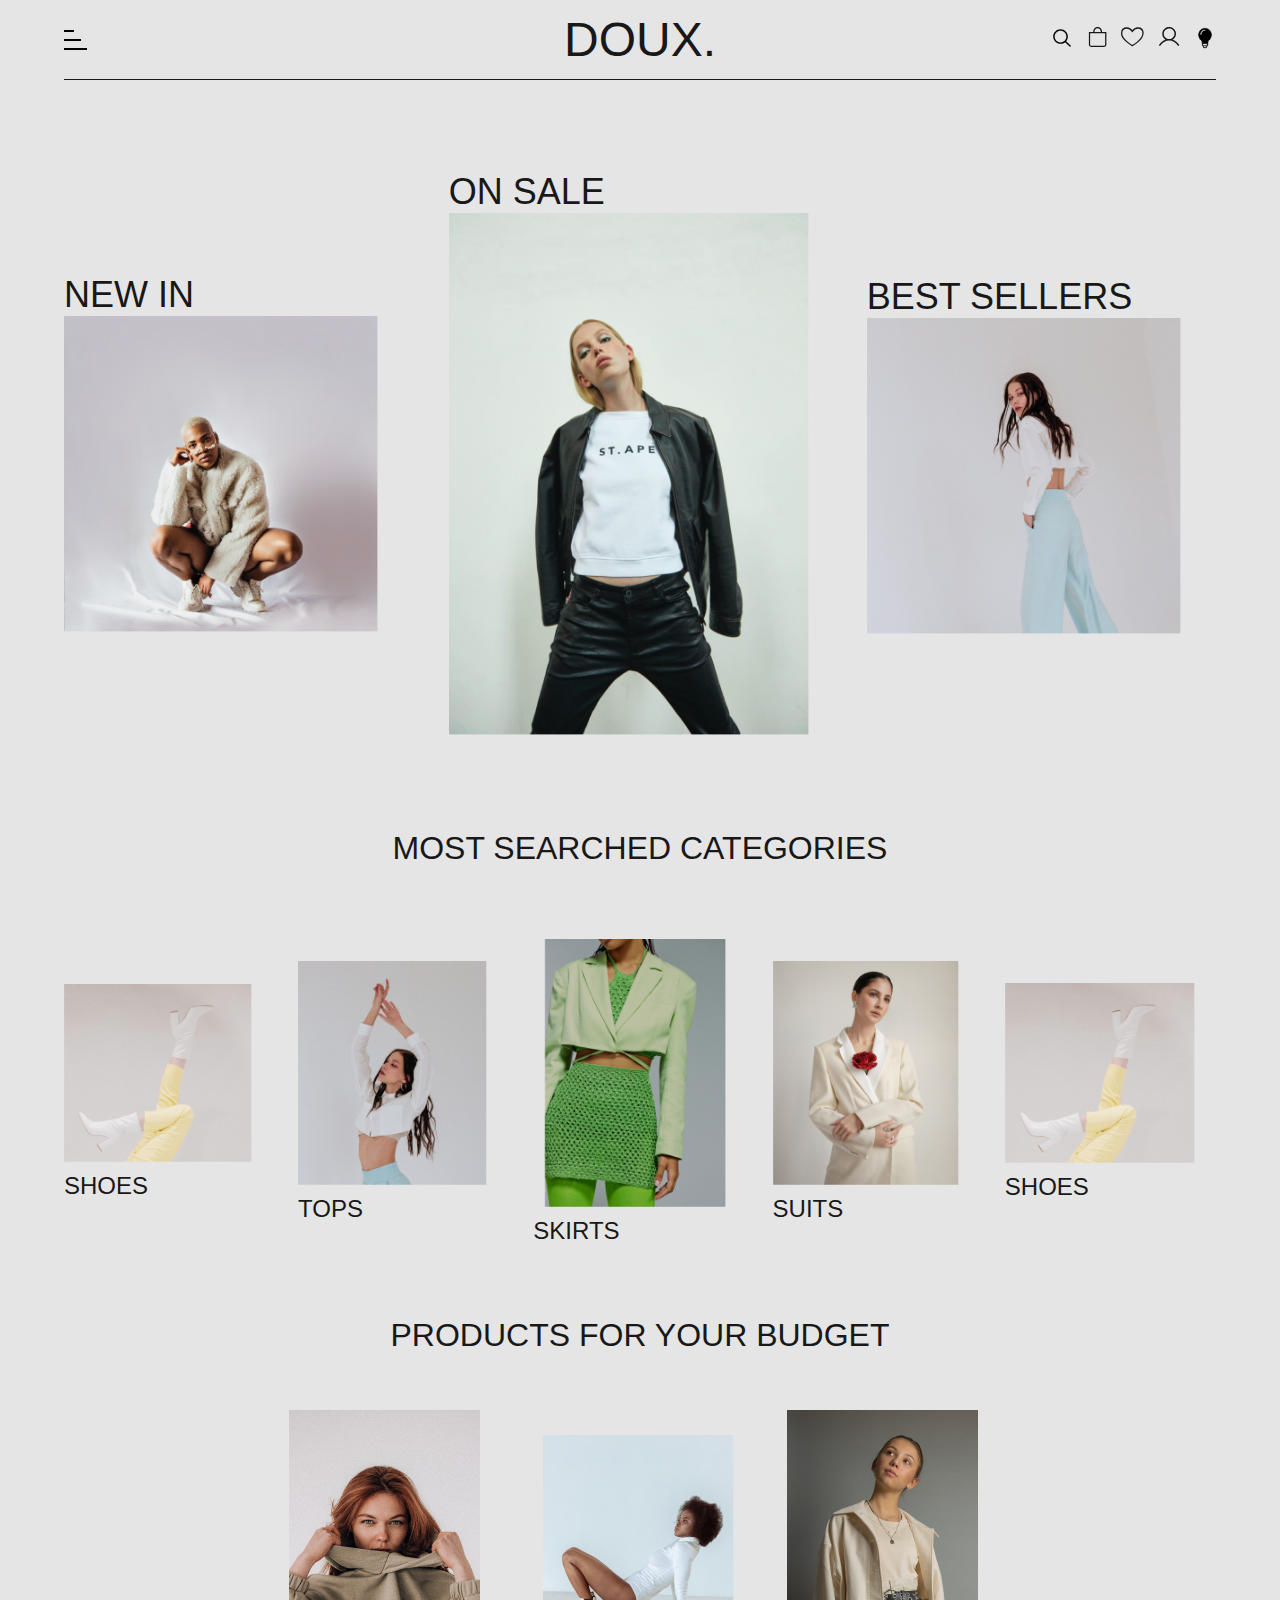
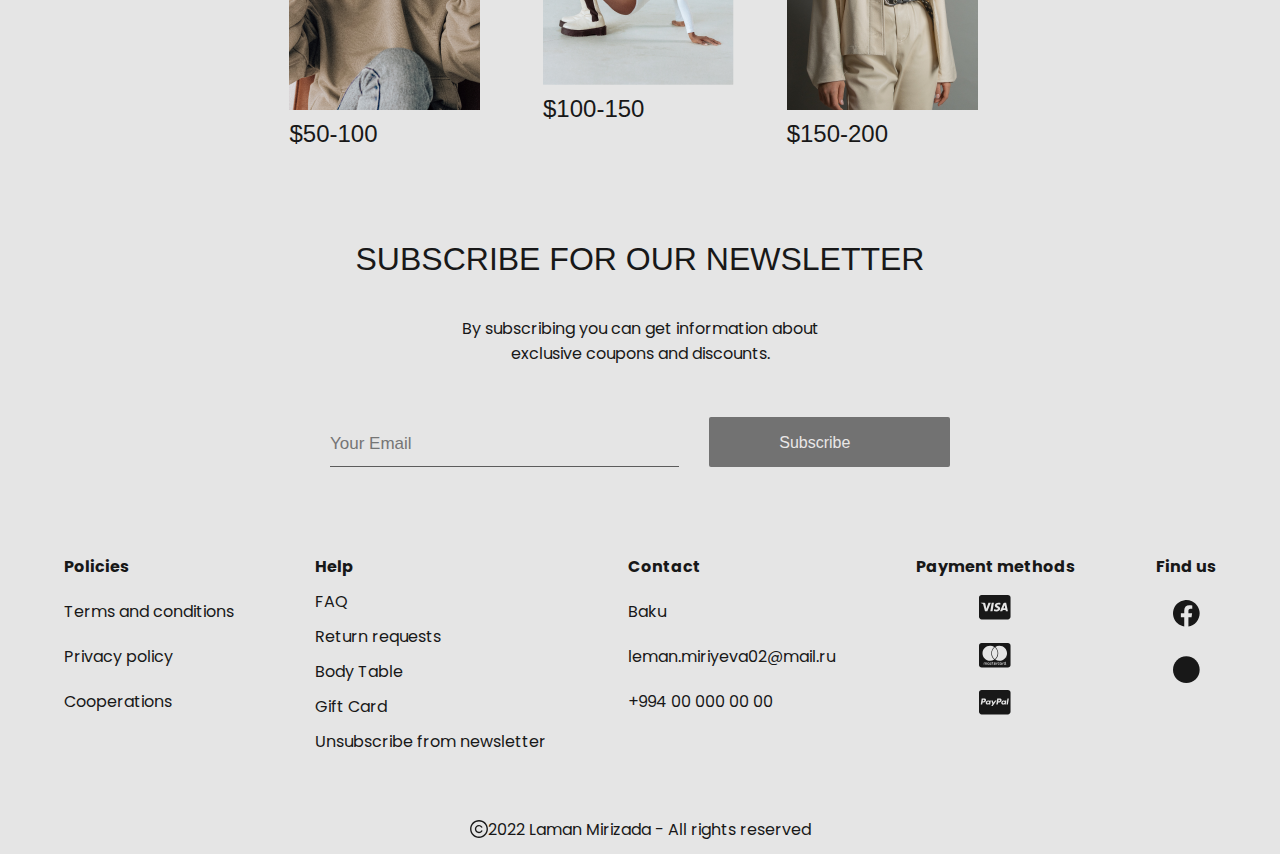
<file: index.html>
<!DOCTYPE html>
<html lang="en">
  <head>
    <meta charset="UTF-8" />
    <meta http-equiv="X-UA-Compatible" content="IE=edge" />
    <meta name="viewport" content="width=device-width, initial-scale=1.0" />
    <title>DOUX</title>
    <link rel="shortcut icon" href="./assets/images/home_landing/icons8-shopping-bag-full-64.png" />
    <link rel="stylesheet" href="./assets/css/style.css" />
    <link href="http://fonts.cdnfonts.com/css/felix-titling" rel="stylesheet" />
    <link rel="preconnect" href="https://fonts.googleapis.com" />
    <link rel="preconnect" href="https://fonts.gstatic.com" crossorigin />

    <link
      rel="stylesheet"
      href="https://cdnjs.cloudflare.com/ajax/libs/font-awesome/4.7.0/css/font-awesome.min.css"
    />
    <link
      href="https://fonts.googleapis.com/css2?family=Poppins:wght@400&display=swap"
      rel="stylesheet"
    />
    <link
      href="https://fonts.googleapis.com/css2?family=Roboto&display=swap"
      rel="stylesheet"
    />
  </head>
  <body>
    <div class="container">
      <div class="header">
        <div class="menu" id="btn-modal">
          <div class="line line1"></div>
          <div class="line line2"></div>
          <div class="line line3"></div>
        </div>
        <h1 class="header-title">doux.</h1>
        <div class="navbar">
          <ul class="nav-links">
            <li class="nav-link">
              <a href=""
                ><img
                  style="width: 22px"
                  src="./assets/images/home_landing/icons8-search.svg"
                  alt=""
              /></a>
            </li>
            <li class="nav-link">
              <a href="./templates/shoppingCart.html"
                ><img src="./assets/images/home_landing/Vector.svg" alt=""
              /></a>
            </li>
            <li class="nav-link">
              <a href="./templates/shoppingCart.html"
                ><img src="./assets/images/home_landing/Vector (2).svg" alt=""
              /></a>
            </li>
            <li class="nav-link">
              <a href="./templates/login.html"
                ><img src="./assets/images/home_landing/Vector (3).svg" alt=""
              /></a>
            </li>
            <li class="nav-link">
              <a href="./templates/dark/index.html"><img style="width: 22px;" src="./assets/images/home_landing/bulb (1).png" alt="" /></a>
            </li>
          </ul>
        </div>
      </div>
      <div class="main">
        <div class="containers container1">
          <a href="./templates/home_new_in.html"><h1 class="main-header">
            new in
            <img
              class="arrow"
              src="./assets/images/home_landing/arrow.svg"
              alt=""
            />
          </h1>
          <img
            class="main-image"
            src="./assets/images/home_landing/Background.png"
            alt=""
          />
        </div></a>
        <a href="./templates/home_new_in.html"><div class="containers container2">
          <h1 class="main-header">
            on sale
            <img
              class="arrow"
              src="./assets/images/home_landing/arrow.svg"
              alt=""
            />
          </h1>
          <img
            class="main-image"
            src="./assets/images/home_landing/Background (1).png"
            alt=""
          /></a>
        </div>
        <a href="./templates/home_new_in.html"><div class="containers container3">
          <h1 class="main-header">
            best sellers
            <img
              class="arrow"
              src="./assets/images/home_landing/arrow.svg"
              alt=""
            />
          </h1>
          <img
            class="main-image"
            src="./assets/images/home_landing/Background (2).png"
            alt=""
          />
        </div></a>
      </div>

      <div class="categories-div">
        <h1>Most searched categories</h1>
        <div class="categories">
          <a href="./templates/home_new_in.html"><div class="category category1">
            <img
              class="category-image"
              src="./assets/images/home_landing/Background (6).png"
              alt=""
            />
            <h1 class="category-header">
              shoes
             
            </h1>
          </div></a>
          <a href="./templates/home_new_in.html"><div class="category category2">
            <img
              class="category-image"
              src="./assets/images/home_landing/Background (3).png"
              alt=""
            />
            <h1 class="category-header">
              tops
            
            </h1>
          </div></a>
          <a href="./templates/home_new_in.html"><div class="category category3">
            <img
              class="category-image"
              src="./assets/images/home_landing/Background (4).png"
              alt=""
            />
            <h1 class="category-header">
              skirts
             
            </h1>
          </div></a>
          <a href="./templates/home_new_in.html"><div class="category category4">
            <img
              class="category-image"
              src="./assets/images/home_landing/Background (5).png"
              alt=""
            />
            <h1 class="category-header">
              suits
             
            </h1>
          </div></a>
          <a href="./templates/home_new_in.html"><div class="category category5">
            <img
              class="category-image"
              src="../assets/images/home_landing/Background (6).png"
              alt=""
            />
            <h1 class="category-header">
              shoes
             
            </h1>
          </div></a>
        </div>
      </div>
      <div class="products-div">
        <h1>Products for your budget</h1>
        <div class="products">
          <a href="./templates/home_product.html"><div class="product product1">
            <img
              src="../assets/images/home_landing/Background (7).png"
              alt=""
            />
            <h1>$50-100</h1>
          </div></a>
          <a href="./templates/home_product.html"><div class="product roduct2">
            <img
              src="./assets/images/home_landing/Background (8).png"
              alt=""
            />
            <h1>$100-150</h1>
          </div></a>
          <a href="./templates/home_product.html"><div class="product product3">
            <img
              src="./assets/images/home_landing/Background (9).png"
              alt=""
            />
            <h1>$150-200</h1>
          </div></a>
        </div>
      </div>

      <div class="subscribe">
        <h1>Subscribe for our newsletter</h1>
        <p>
          By subscribing you can get information about <br />
          exclusive coupons and discounts.
        </p>
        <div class="input-div">
          <div class="email-div">
            <label for="" class="email-label">Your email</label><br />
            <input  type="email" placeholder="Your Email" class="email" />
          </div>

          <button type="submit" class="btnSubmit">Subscribe <img class="btnArrow" src="./assets/images/home_landing/arrow.svg" alt=""></button>
        </div>
      </div>
      <div class="footer">
        <div class="list1">
          <ul>
            <li><b>Policies</b></li>
            <li><a href="#">Terms and conditions</a></li>
            <li><a href="#">Privacy policy</a></li>
            <li><a href="#">Cooperations</a></li>
            <li></li>
            <li></li>
          </ul>
        </div>
        <div class="list2">
          <ul>
            <li><b>Help</b></li>
            <li><a href="#">FAQ</a></li>
            <li><a href="#">Return requests</a></li>
            <li><a href="#">Body Table</a></li>
            <li><a href="#">Gift Card</a></li>
            <li><a href="#">Unsubscribe from newsletter</a></li>
          </ul>
        </div>
        <div class="list3">
          <ul>
            <li><b>Contact</b></li>
            <li>
              <a
                href="https://www.google.com/maps/d/u/0/viewer?ie=UTF8&oe=UTF8&msa=0&mid=17Kh7UM1OCxxzE_xhcRAhTbFmwfU&ll=40.385289345299746%2C49.88722349999998&z=13"
                >Baku</a
              >
            </li>
            <li>
              <a href="mailto:leman.miriyeva02@mail.ru"
                >leman.miriyeva02@mail.ru</a
              >
            </li>
            <li><a href="tel:+994000000000">+994 00 000 00 00</a></li>
            <li></li>
            <li></li>
          </ul>
        </div>
        <div class="list4">
          <ul>
            <li><b>Payment methods</b></li>
            <li>
              <a href=""
                ><img src="./assets/images/home_landing/cart1.svg" alt=""
              /></a>
            </li>
            <li>
              <a href=""
                ><img src="./assets/images/home_landing/cart2.svg" alt=""
              /></a>
            </li>
            <li>
              <a href=""
                ><img src="./assets/images/home_landing/cart3.svg" alt=""
              /></a>
            </li>
            <li></li>
            <li></li>
          </ul>
        </div>
        <div class="list5">
          <ul>
            <li><b>Find us</b></li>
            <li>
              <a href="facebook.com"
                ><img src="./assets/images/home_landing/facebook.svg" alt=""
              /></a>
            </li>
            <li>
              <a href="instagram.com"
                ><img src="./assets/images/home_landing/instagram.svg" alt=""
              /></a>
            </li>
            <li></li>
            <li></li>
            <li></li>
          </ul>
        </div>
      </div>
      <div class="copyright">
        <img src="./assets/images/home_landing/copy.svg" alt="" />
        <p>2022 Laman Mirizada - All rights reserved</p>
      </div>
    </div>
    <div class="overlay" id="overlay"></div>
    <div class="modal" id="modal">
      <button class="modal-close-btn" id="close-btn">
        <i class="fa fa-times"></i>
      </button>
      <div class="modal-content content1">
        <h3><a href="./templates/home_new_in.html">New in</a></h3>
        <span>68 items</span>
        <h3><a href="./templates/home_new_in.html">Sale on</a></h3>
        <span>54 items</span>
      </div>
      <div class="modal-content content2">
        <ul class="modal-list">
          <li>
            <a href="/templates/home_new_in.html"><h3>best</h3></a>
          </li>
          <li>
            <a href="/templates/home_new_in.html"><h3>coats</h3></a>
          </li>
          <li>
            <a href="/templates/home_new_in.html"><h3>jackets</h3></a>
          </li>
          <li>
            <a href="/templates/home_new_in.html"><h3>dresses</h3></a>
          </li>
          <li>
            <a href="/templates/home_new_in.html"><h3>tops</h3></a>
          </li>
          <li>
            <a href="/templates/home_new_in.html"><h3>sweat</h3></a>
          </li>
        </ul>
        <ul class="modal-list">
          <li><span>102 items</span></li>
          <li><span>88 items</span></li>
          <li><span>99 items</span></li>
          <li><span>80 items</span></li>
          <li><span>93 items</span></li>
          <li><span>87 items</span></li>
        </ul>
        <ul>
          <li>
            <a href="/templates/home_new_in.html"><h3>pants</h3></a>
          </li>
          <li>
            <a href="/templates/home_new_in.html"><h3>jeans</h3></a>
          </li>
          <li>
            <a href="/templates/home_new_in.html"><h3>skirts</h3></a>
          </li>
          <li>
            <a href="/templates/home_new_in.html"><h3>shorts</h3></a>
          </li>
          <li>
            <a href="/templates/home_new_in.html"><h3>suits</h3></a>
          </li>
          <li>
            <a href="/templates/home_new_in.html"><h3>shoes</h3></a>
          </li>
        </ul>
        <ul class="modal-list">
          <li><span>78 items</span></li>
          <li><span>71 items</span></li>
          <li><span>89 items</span></li>
          <li><span>67 items</span></li>
          <li><span>76 items</span></li>
          <li><span>98 items</span></li>
        </ul>
      </div>
    </div>
    <script src="./assets/js/main.js"></script>
  </body>
</html>
</file>
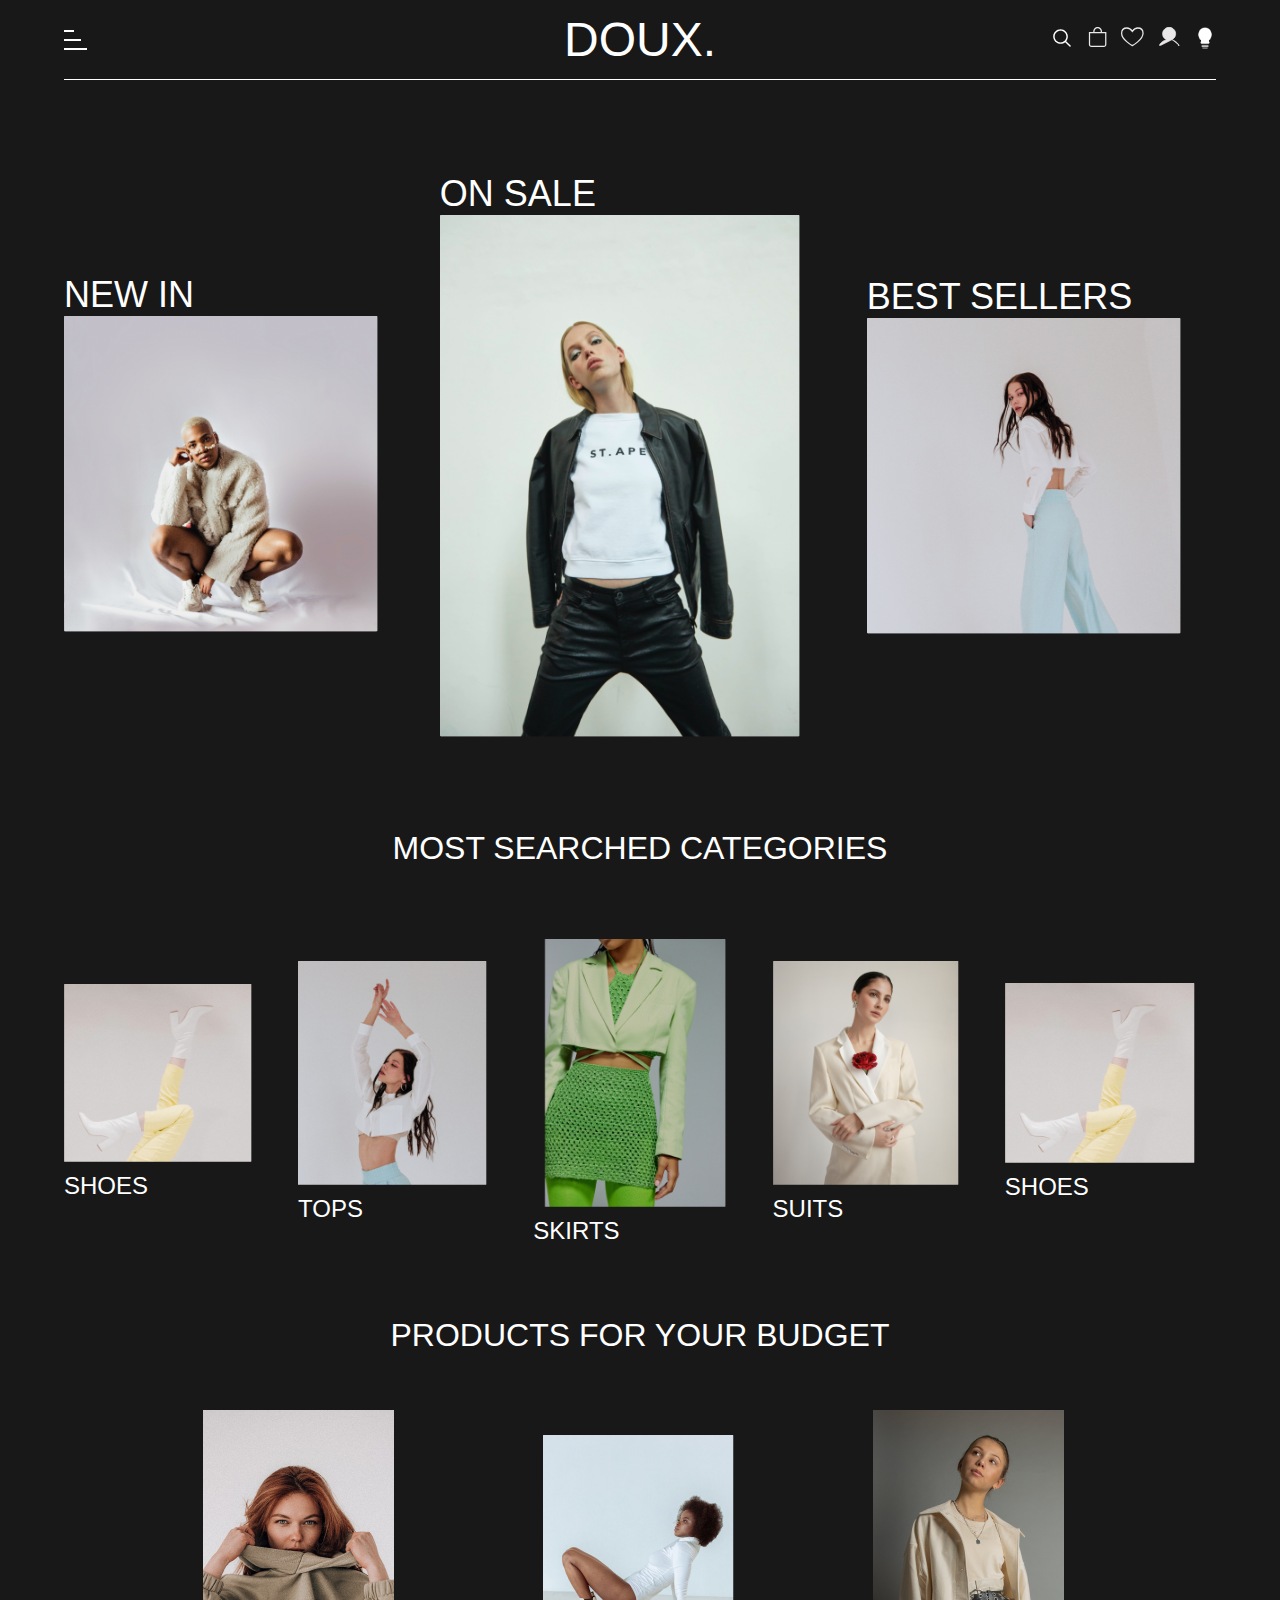
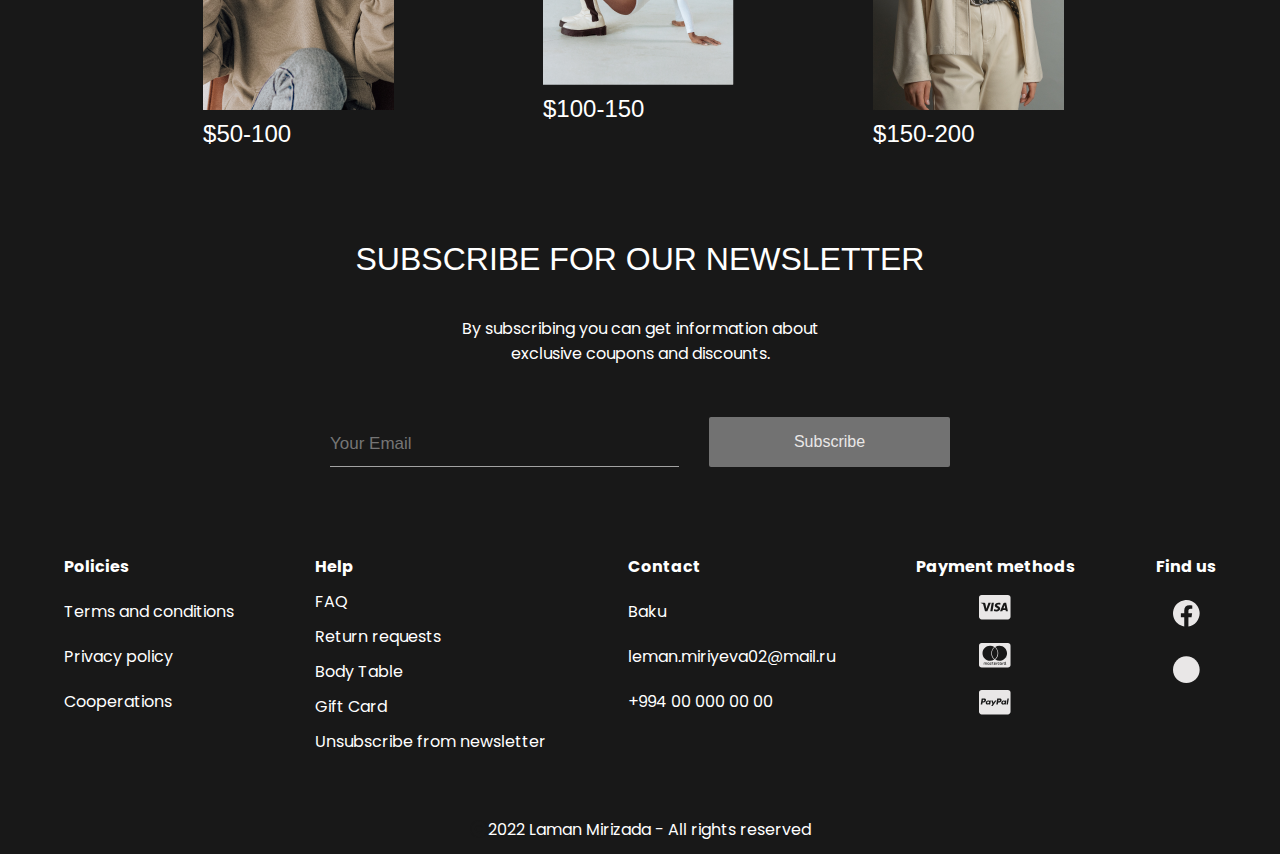
<file: templates/dark/index.html>
<!DOCTYPE html>
<html lang="en">
  <head>
    <meta charset="UTF-8" />
    <meta http-equiv="X-UA-Compatible" content="IE=edge" />
    <meta name="viewport" content="width=device-width, initial-scale=1.0" />
    <title>DOUX</title>
    <link rel="shortcut icon" href="../../assets/images/home_landing/icons8-shopping-bag-full-30.png" />
    <link rel="stylesheet" href="../../assets/css/dark/style.css" />
    <link href="http://fonts.cdnfonts.com/css/felix-titling" rel="stylesheet" />
    <link rel="preconnect" href="https://fonts.googleapis.com" />
    <link rel="preconnect" href="https://fonts.gstatic.com" crossorigin />

    <link
      rel="stylesheet"
      href="https://cdnjs.cloudflare.com/ajax/libs/font-awesome/4.7.0/css/font-awesome.min.css"
    />
    <link
      href="https://fonts.googleapis.com/css2?family=Poppins:wght@400&display=swap"
      rel="stylesheet"
    />
    <link
      href="https://fonts.googleapis.com/css2?family=Roboto&display=swap"
      rel="stylesheet"
    />
  </head>
  <body>
    <div class="container">
      <div class="header">
        <div class="menu" id="btn-modal">
          <div class="line line1"></div>
          <div class="line line2"></div>
          <div class="line line3"></div>
        </div>
        <h1 class="header-title">doux.</h1>
        <div class="navbar">
          <ul class="nav-links">
            <li class="nav-link">
              <a href=""
                ><img
                  style="width: 22px"
                  src="../../assets/images/home_landing/search2.svg"
                  alt=""
              /></a>
            </li>
            <li class="nav-link">
              <a href="../shoppingCart.html"
                ><img src="../../assets/images/home_landing/white1.svg" alt=""
              /></a>
            </li>
            <li class="nav-link">
              <a href="../shoppingCart.html"
                ><img src="../../assets/images/home_landing/white2.svg" alt=""
              /></a>
            </li>
            <li class="nav-link">
              <a href="../login.html"
                ><img src="../../assets/images/home_landing/white3.svg" alt=""
              /></a>
            </li>
            <li class="nav-link">
              <a href="../index.html"><img style="width: 22px;" src="../../assets/images/home_landing/icons8-light-bulb-64.png" alt="" /></a>
            </li>
          </ul>
        </div>
      </div>
      <div class="main">
        <div class="containers container1">
          <a href="../home_new_in.html"><h1 class="main-header">
            new in
            <img
              class="arrow"
              src="../../assets/images/home_landing/arrow.svg"
              alt=""
            />
          </h1>
          <img
            class="main-image"
            src="../../assets/images/home_landing/Background.png"
            alt=""
          />
        </div></a>
        <a href="../home_new_in.html"><div class="containers container2">
          <h1 class="main-header">
            on sale
            <img
              class="arrow"
              src="../../assets/images/home_landing/arrow.svg"
              alt=""
            />
          </h1>
          <img
            class="main-image"
            src="../../assets/images/home_landing/Background (1).png"
            alt=""
          />
        </div></a>
        <a href="../home_new_in.html"><div class="containers container3">
          <h1 class="main-header">
            best sellers
            <img
              class="arrow"
              src="../../assets/images/home_landing/arrow.svg"
              alt=""
            />
          </h1>
          <img
            class="main-image"
            src="../../assets/images/home_landing/Background (2).png"
            alt=""
          />
        </div></a>
      </div>

      <div class="categories-div">
        <h1>Most searched categories</h1>
        <div class="categories">
          <a href="../home_new_in.html"><div class="category category1">
            <img
              class="category-image"
              src="../../assets/images/home_landing/Background (6).png"
              alt=""
            />
            <h1 class="category-header">
              shoes
            </h1>
          </div></a>
          <a href="../home_new_in.html"><div class="category category2">
            <img
              class="category-image"
              src="../../assets/images/home_landing/Background (3).png"
              alt=""
            />
            <h1 class="category-header">
              tops
            </h1>
          </div></a>
          <a href="../home_new_in.html"><div class="category category3">
            <img
              class="category-image"
              src="../../assets/images/home_landing/Background (4).png"
              alt=""
            />
            <h1 class="category-header">
              skirts
            </h1>
          </div></a>
          <a href="../home_new_in.html"><div class="category category4">
            <img
              class="category-image"
              src="../../assets/images/home_landing/Background (5).png"
              alt=""
            />
            <h1 class="category-header">
              suits
            </h1>
          </div></a>
          <a href="../home_new_in.html"><div class="category category5">
            <img
              class="category-image"
              src="../../assets/images/home_landing/Background (6).png"
              alt=""
            />
            <h1 class="category-header">
              shoes
             
            </h1>
          </div></a>
        </div>
      </div>
      <div class="products-div">
        <h1>Products for your budget</h1>
        <div class="products">
          <a href="../home_product.html"><div class="product product1">
            <img class="product-image"
              src="../../assets/images/home_landing/Background (7).png"
              alt=""
            />
            <h1>$50-100</h1>
          </div></a>
         <a href="../home_product.html"><div class="product roduct2">
            <img class="product-image"
              src="../../assets/images/home_landing/Background (8).png"
              alt=""
            />
            <h1>$100-150</h1>
          </div></a> 
          <a href="../home_product.html"><div class="product product3">
            <img class="product-image"
              src="../../assets/images/home_landing/Background (9).png"
              alt=""
            />
            <h1>$150-200</h1>
          </div></a>
        </div>
      </div>

      <div class="subscribe">
        <h1>Subscribe for our newsletter</h1>
        <p>
          By subscribing you can get information about <br />
          exclusive coupons and discounts.
        </p>
        <div class="input-div">
          <div class="email-div">
            <label for="" class="email-label">Your email</label><br />
            <input  type="email" placeholder="Your Email" class="email" />
          </div>

          <button type="submit" class="btnSubmit">Subscribe</button>
        </div>
      </div>
      <div class="footer">
        <div class="list1">
          <ul>
            <li><b>Policies</b></li>
            <li><a href="#">Terms and conditions</a></li>
            <li><a href="#">Privacy policy</a></li>
            <li><a href="#">Cooperations</a></li>
            <li></li>
            <li></li>
          </ul>
        </div>
        <div class="list2">
          <ul>
            <li><b>Help</b></li>
            <li><a href="#">FAQ</a></li>
            <li><a href="#">Return requests</a></li>
            <li><a href="#">Body Table</a></li>
            <li><a href="#">Gift Card</a></li>
            <li><a href="#">Unsubscribe from newsletter</a></li>
          </ul>
        </div>
        <div class="list3">
          <ul>
            <li><b>Contact</b></li>
            <li>
              <a
                href="https://www.google.com/maps/d/u/0/viewer?ie=UTF8&oe=UTF8&msa=0&mid=17Kh7UM1OCxxzE_xhcRAhTbFmwfU&ll=40.385289345299746%2C49.88722349999998&z=13"
                >Baku</a
              >
            </li>
            <li>
              <a href="mailto:leman.miriyeva02@mail.ru"
                >leman.miriyeva02@mail.ru</a
              >
            </li>
            <li><a href="tel:+994000000000">+994 00 000 00 00</a></li>
            <li></li>
            <li></li>
          </ul>
        </div>
        <div class="list4">
          <ul>
            <li><b>Payment methods</b></li>
            <li>
              <a href=""
                ><img src="../../assets/images/home_landing/card1.svg" alt=""
              /></a>
            </li>
            <li>
              <a href=""
                ><img src="../../assets/images/home_landing/card2.svg" alt=""
              /></a>
            </li>
            <li>
              <a href=""
                ><img src="../../assets/images/home_landing/card3.svg" alt=""
              /></a>
            </li>
            <li></li>
            <li></li>
          </ul>
        </div>
        <div class="list5">
          <ul>
            <li><b>Find us</b></li>
            <li>
              <a href=""
                ><img src="../../assets/images/home_landing/facebook2.svg" alt=""
              /></a>
            </li>
            <li>
              <a href=""
                ><img src="../../assets/images/home_landing/instagram2.svg" alt=""
              /></a>
            </li>
            <li></li>
            <li></li>
            <li></li>
          </ul>
        </div>
      </div>
      <div class="copyright">
        <img src="../../assets/images/home_landing/copy.svg" alt="" />
        <p>2022 Laman Mirizada - All rights reserved</p>
      </div>
    </div>
    <div class="overlay" id="overlay"></div>
    <div class="modal" id="modal">
      <button class="modal-close-btn" id="close-btn">
        <i class="fa fa-times"></i>
      </button>
      <div class="modal-content content1">
        <h3><a href="">New in</a></h3>
        <span>68 items</span>
        <h3><a href="">Sale on</a></h3>
        <span>54 items</span>
      </div>
      <div class="modal-content content2">
        <ul class="modal-list">
          <li>
            <a href="../home_new_in.html"><h3>best</h3></a>
          </li>
          <li>
            <a href="../home_new_in.html"><h3>coats</h3></a>
          </li>
          <li>
            <a href="../home_new_in.html"><h3>jackets</h3></a>
          </li>
          <li>
            <a href="../home_new_in.html"><h3>dresses</h3></a>
          </li>
          <li>
            <a href="../home_new_in.html"><h3>tops</h3></a>
          </li>
          <li>
            <a href="../home_new_in.html"><h3>sweat</h3></a>
          </li>
        </ul>
        <ul class="modal-list">
          <li><span>102 items</span></li>
          <li><span>88 items</span></li>
          <li><span>99 items</span></li>
          <li><span>80 items</span></li>
          <li><span>93 items</span></li>
          <li><span>87 items</span></li>
        </ul>
        <ul>
          <li>
            <a href="../home_new_in.html"><h3>pants</h3></a>
          </li>
          <li>
            <a href="../home_new_in.html"><h3>jeans</h3></a>
          </li>
          <li>
            <a href="../home_new_in.html"><h3>skirts</h3></a>
          </li>
          <li>
            <a href="../home_new_in.html"><h3>shorts</h3></a>
          </li>
          <li>
            <a href="../home_new_in.html"><h3>suits</h3></a>
          </li>
          <li>
            <a href="../home_new_in.html"><h3>shoes</h3></a>
          </li>
        </ul>
        <ul class="modal-list">
          <li><span>78 items</span></li>
          <li><span>71 items</span></li>
          <li><span>89 items</span></li>
          <li><span>67 items</span></li>
          <li><span>76 items</span></li>
          <li><span>98 items</span></li>
        </ul>
      </div>
    </div>
    <script src="../../assets/js/main2.js"></script>
  </body>
</html>
</file>
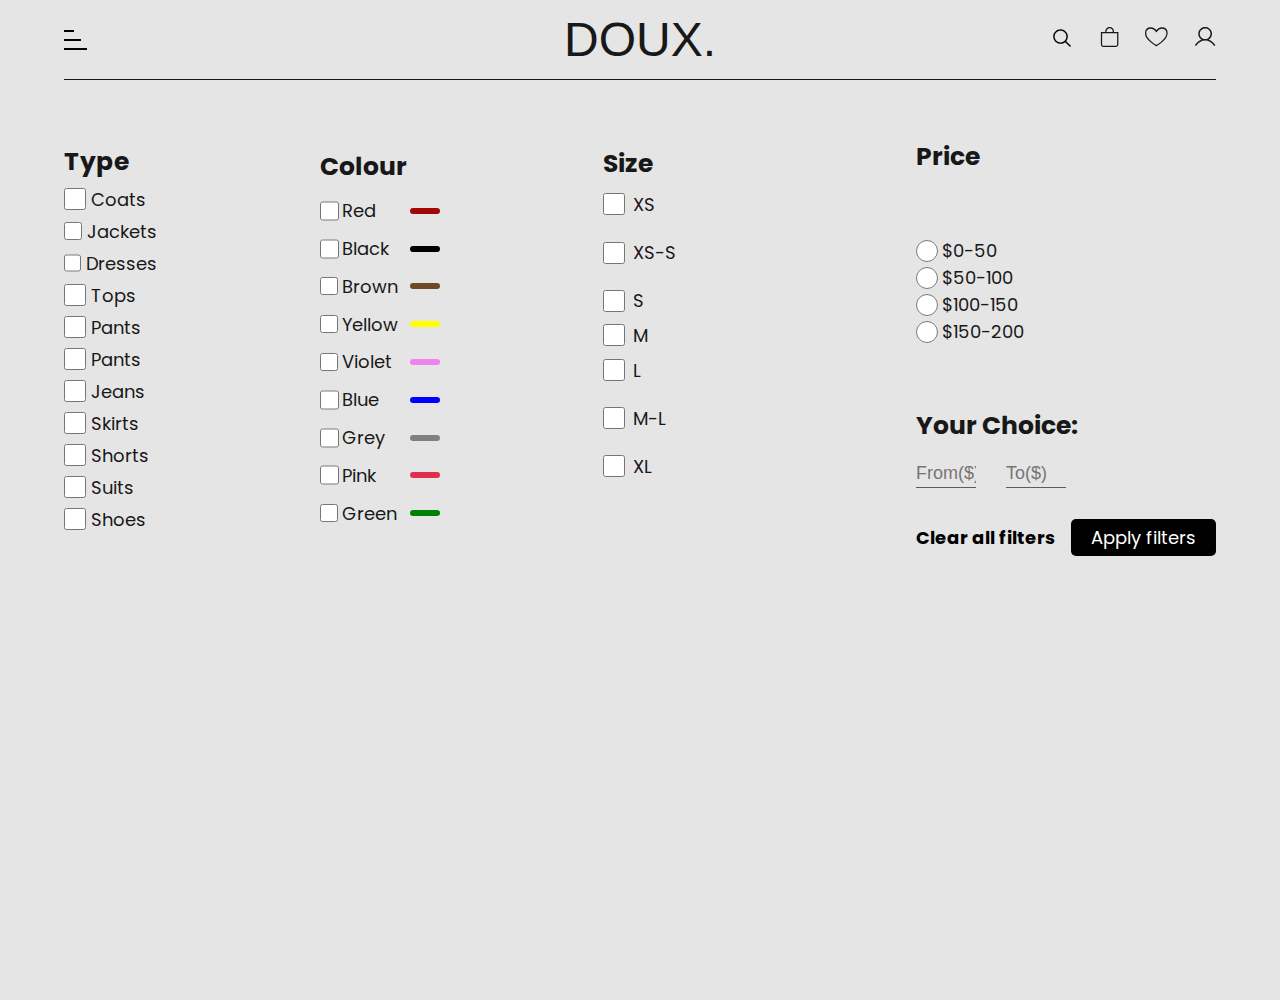
<file: templates/filters.html>
<!DOCTYPE html>
<html lang="en">
<head>
    <meta charset="UTF-8">
    <meta http-equiv="X-UA-Compatible" content="IE=edge">
    <meta name="viewport" content="width=device-width, initial-scale=1.0">
    <link rel="stylesheet" href="../assets/css/filters.css">
    <link
    rel="stylesheet"
    href="https://cdnjs.cloudflare.com/ajax/libs/font-awesome/4.7.0/css/font-awesome.min.css"
  /><link rel="preconnect" href="https://fonts.gstatic.com" crossorigin />
  <link
    href="https://fonts.googleapis.com/css2?family=Poppins:wght@300&display=swap"
    rel="stylesheet"
  />
    <title>Document</title>
</head>
<body>
    <div class="container">
    <div class="header">
        <div class="menu" id="btn-modal">
          <div class="line line1"></div>
          <div class="line line2"></div>
          <div class="line line3"></div>
        </div>
        <h1 class="header-title">doux.</h1>
        <div class="navbar">
          <ul class="nav-links">
            <li class="nav-link">
              <a href=""><img style="width: 22px" src="../assets/images/home_landing/icons8-search.svg" alt="" /></a>
            </li>
            <li class="nav-link">
              <a href=""><img src="../assets/images/home_landing/Vector.svg" alt="" /></a>
            </li>
            <li class="nav-link">
              <a href=""><img src="../assets/images/home_landing/Vector (2).svg" alt="" /></a>
            </li>
            <li class="nav-link">
              <a href=""><img src="../assets/images/home_landing/Vector (3).svg" alt="" /></a>
            </li>
         
          </ul>
        </div>
      </div>
<div class="main">
    <div class="type">
      <h1 class="main-header">Type</h1>
        <div class="checkbox-div">
            <input class="checkbox" type="checkbox">
            <label for="">Coats</label>
        </div>
        <div class="checkbox-div">
            <input class="checkbox" type="checkbox">
            <label for="">Jackets</label>
        </div>
        <div class="checkbox-div">
            <input class="checkbox" type="checkbox">
            <label for="">Dresses</label>
        </div>
        <div class="checkbox-div">
            <input class="checkbox" type="checkbox">
            <label for="">Tops</label>
        </div>
        <div class="checkbox-div">
            <input class="checkbox" type="checkbox">
            <label for="">Pants</label>
        </div>
        <div class="checkbox-div">
            <input class="checkbox" type="checkbox">
            <label for="">Pants</label>
        </div>
        <div class="checkbox-div">
            <input class="checkbox" type="checkbox">
            <label for="">Jeans</label>
        </div>
        <div class="checkbox-div">
            <input class="checkbox" type="checkbox">
            <label for="">Skirts</label>
        </div>
        <div class="checkbox-div">
            <input class="checkbox" type="checkbox">
            <label for="">Shorts</label>
        </div>
        <div class="checkbox-div">
            <input class="checkbox" type="checkbox">
            <label for="">Suits</label>
        </div>
        <div class="checkbox-div">
            <input class="checkbox" type="checkbox">
            <label for="">Shoes</label>
        </div>
    </div>
    <div class="type second">
      <h1 class="main-header">Colour</h1>
        <div class="checkbox-div">
          <div class="div-1"> <input class="checkbox" type="checkbox">
            <label for="">Red</label></div>
            <div class="div-2 red"></div>
           
        </div>
        <div class="checkbox-div">
          <div class="div-1"> <input class="checkbox" type="checkbox">
            <label for="">Black</label></div>
            <div class="div-2 black"></div>
           
        </div>
        <div class="checkbox-div">
          <div class="div-1"> <input class="checkbox" type="checkbox">
            <label for="">Brown</label></div>
            <div class="div-2 brown"></div>
           
        </div>
        <div class="checkbox-div">
          <div class="div-1"> <input class="checkbox" type="checkbox">
            <label for="">Yellow</label></div>
            <div class="div-2 yellow"></div>
           
        </div>
        <div class="checkbox-div">
          <div class="div-1"> <input class="checkbox" type="checkbox">
            <label for="">Violet</label></div>
            <div class="div-2 violet"></div>
           
        </div>
        <div class="checkbox-div">
          <div class="div-1"> <input class="checkbox" type="checkbox">
            <label for="">Blue</label></div>
            <div class="div-2 blue"></div>
           
        </div>
        <div class="checkbox-div">
          <div class="div-1"> <input class="checkbox" type="checkbox">
            <label for="">Grey</label></div>
            <div class="div-2 grey"></div>
           
        </div>
        <div class="checkbox-div">
          <div class="div-1"> <input class="checkbox" type="checkbox">
            <label for="">Pink</label></div>
            <div class="div-2 pink"></div>
           
        </div>
        <div class="checkbox-div">
          <div class="div-1"> <input class="checkbox" type="checkbox">
            <label for="">Green</label></div>
            <div class="div-2 green"></div>
           
        </div>
        
    </div>
    <div class="type third">
      <h1 class="main-header">Size</h1>
        <div class="checkbox-div">
            <input class="checkbox" type="checkbox">
            <label for="">XS</label>
        </div>
        <div class="checkbox-div">
            <input class="checkbox" type="checkbox">
            <label for="">XS-S</label>
        </div>
        <div class="checkbox-div">
            <input class="checkbox" type="checkbox">
            <label for="">S</label>
        </div>
        <div class="checkbox-div">
            <input class="checkbox" type="checkbox">
            <label for="">M</label>
        </div>
        <div class="checkbox-div">
            <input class="checkbox" type="checkbox">
            <label for="">L</label>
        </div>
        <div class="checkbox-div">
            <input class="checkbox" type="checkbox">
            <label for="">M-L</label>
        </div>
        <div class="checkbox-div">
            <input class="checkbox" type="checkbox">
            <label for="">XL</label>
        </div>
        
    </div>
    <div class="type fourth">
      <h1 class="main-header">Price</h1>
      <div class="div-3">
        <div class="checkbox-div">
          <input type="radio"  name="price" class="radio">
            <label>$0-50</label>
        </div>
        <div class="checkbox-div">
          <input type="radio"  name="price"  class="radio">
            <label>$50-100</label>
        </div>
        <div class="checkbox-div">
          <input type="radio"  name="price" class="radio">
            <label>$100-150</label>
        </div>
        <div class="checkbox-div">
          <input type="radio"  name="price" class="radio">
            <label>$150-200</label>
        </div>
       </div>
       <div class="div-4">
         <h1 class="main-header">Your choice:</h1>
         <div class="inputs">
           <input class="price" type="text" oninput="this.value = this.value.replace(/[^0-9.]/g, '').replace(/(\..*?)\..*/g, '$1');" placeholder="From($)">
           <input class="price" type="text" oninput="this.value = this.value.replace(/[^0-9.]/g, '').replace(/(\..*?)\..*/g, '$1');" placeholder="To($)">
         </div>
         <div class="buttons">
           <button class="btnClear">Clear all filters</button>
           <button class="btnApply">Apply filters</button>
         </div>
       </div>
        
    </div>
</div>

</div>
<div class="overlay" id="overlay"></div>
<div class="modal" id="modal">
<button class="modal-close-btn" id="close-btn">
  <i class="fa fa-times"></i>
</button>
<div class="modal-content content1">
  <h3><a href="../templates/home_new_in.html">New in</a></h3>
  <span>68 items</span>
  <h3><a href="../templates/home_new_in.html">Sale on</a></h3>
  <span>54 items</span>
</div>
<div class="modal-content content2">
  <ul class="modal-list">
    <li>
      <a href="/templates/home_new_in.html"><h3>best</h3></a>
    </li>
    <li>
      <a href="/templates/home_new_in.html"><h3>coats</h3></a>
    </li>
    <li>
      <a href="/templates/home_new_in.html"><h3>jackets</h3></a>
    </li>
    <li>
      <a href="/templates/home_new_in.html"><h3>dresses</h3></a>
    </li>
    <li>
      <a href="/templates/home_new_in.html"><h3>tops</h3></a>
    </li>
    <li>
      <a href="/templates/home_new_in.html"><h3>sweat</h3></a>
    </li>
  </ul>
  <ul class="modal-list">
    <li><span>102 items</span></li>
    <li><span>88 items</span></li>
    <li><span>99 items</span></li>
    <li><span>80 items</span></li>
    <li><span>93 items</span></li>
    <li><span>87 items</span></li>
  </ul>
  <ul>
    <li>
      <a href="/templates/home_new_in.html"><h3>pants</h3></a>
    </li>
    <li>
      <a href="/templates/home_new_in.html"><h3>jeans</h3></a>
    </li>
    <li>
      <a href="/templates/home_new_in.html"><h3>skirts</h3></a>
    </li>
    <li>
      <a href="/templates/home_new_in.html"><h3>shorts</h3></a>
    </li>
    <li>
      <a href="/templates/home_new_in.html"><h3>suits</h3></a>
    </li>
    <li>
      <a href="/templates/home_new_in.html"><h3>shoes</h3></a>
    </li>
  </ul>
  <ul class="modal-list">
    <li><span>78 items</span></li>
    <li><span>71 items</span></li>
    <li><span>89 items</span></li>
    <li><span>67 items</span></li>
    <li><span>76 items</span></li>
    <li><span>98 items</span></li>
  </ul>
</div>
</div>
  <script src="../assets/js/main.js"></script>
</body>
</html>
</file>
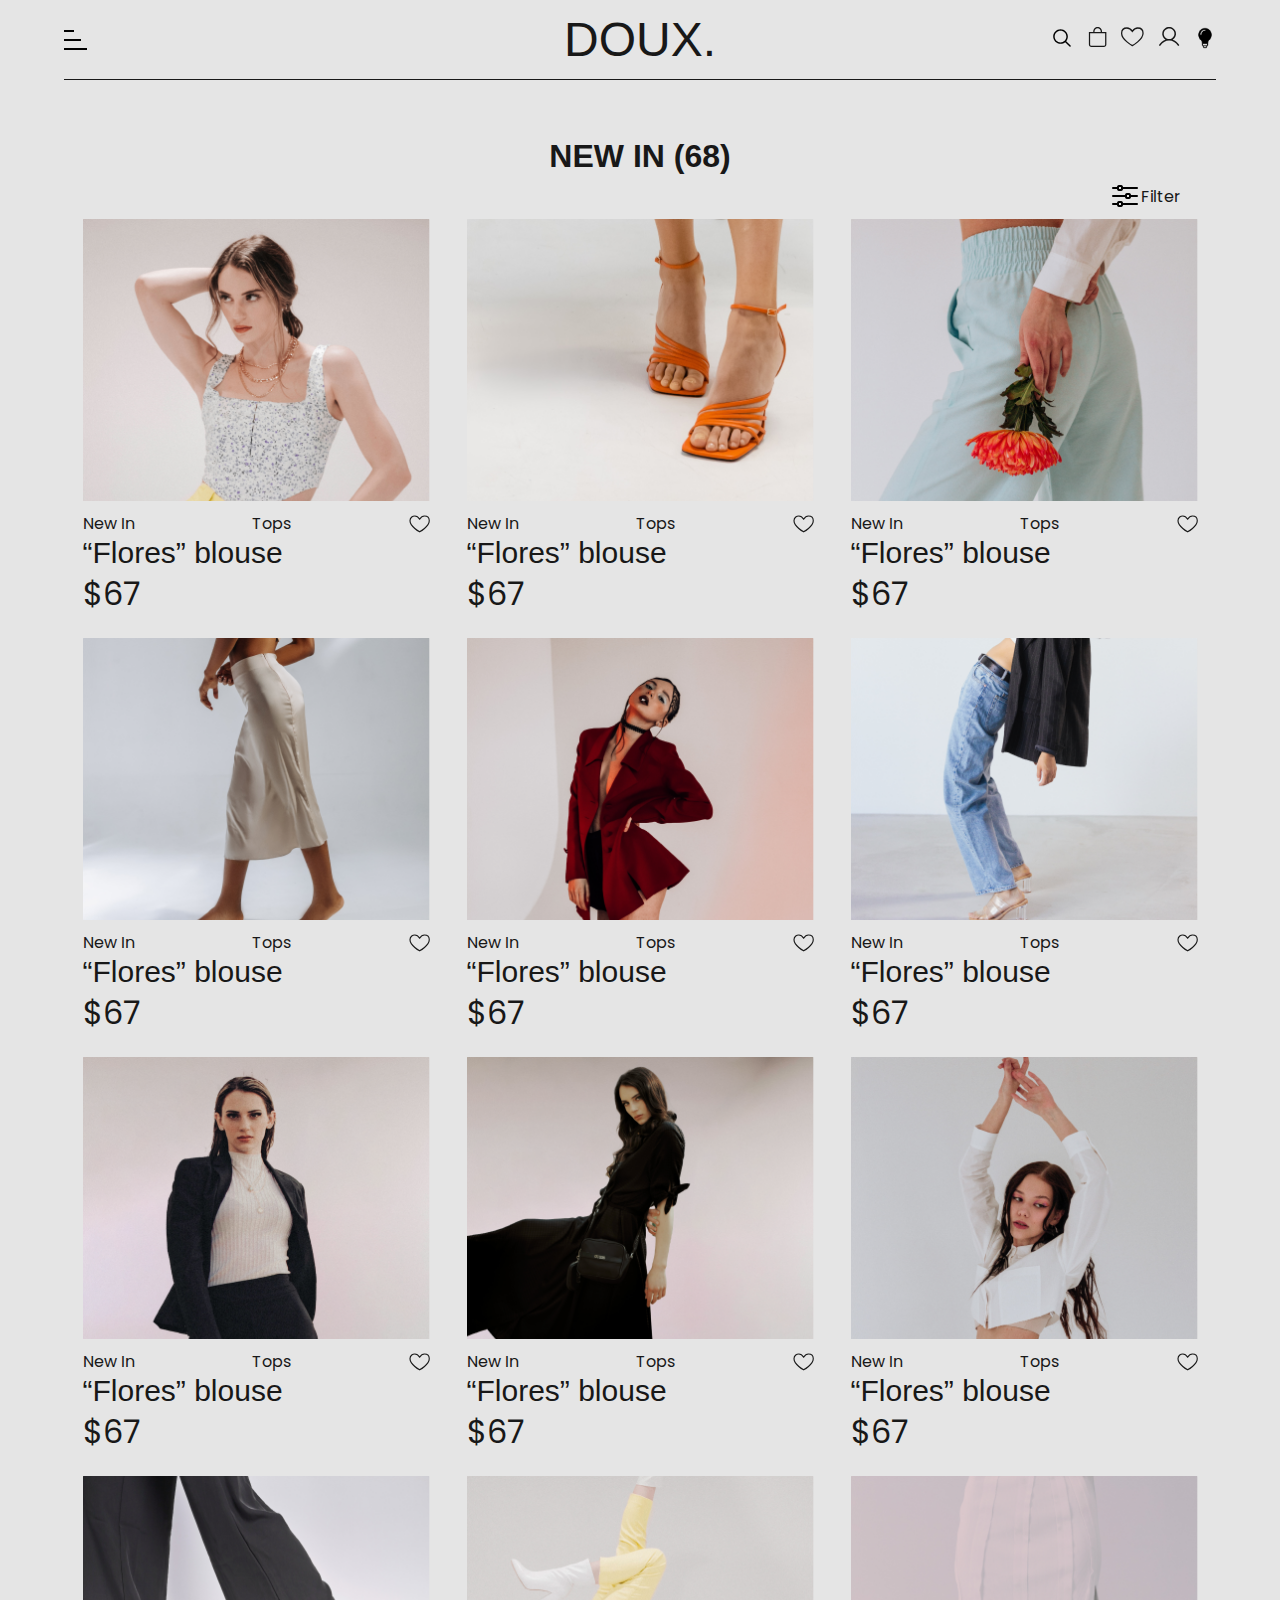
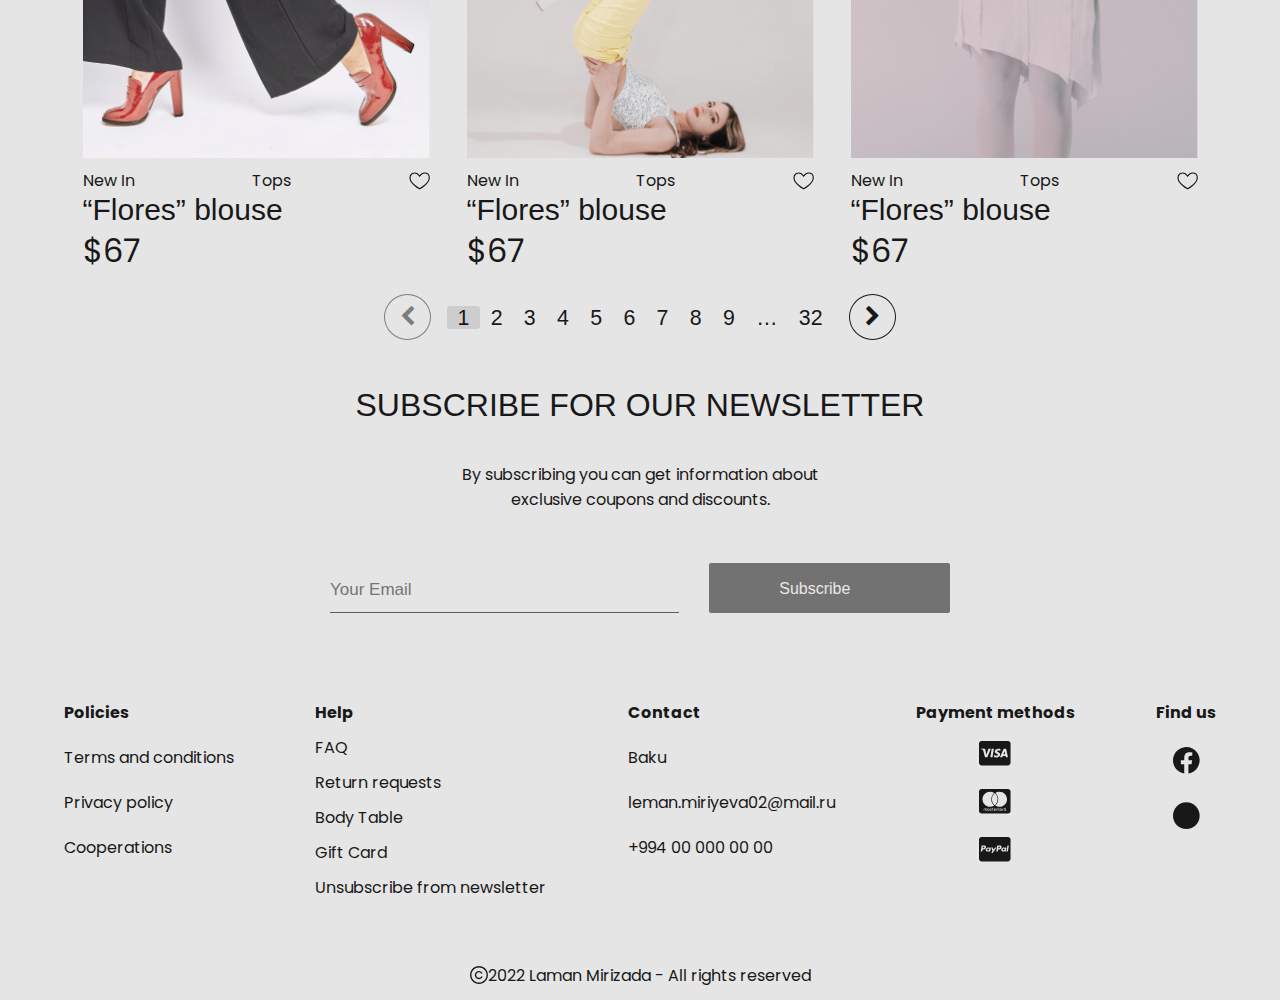
<file: templates/home_new_in.html>
<!DOCTYPE html>
<html lang="en">
  <head>
    <meta charset="UTF-8" />
    <meta http-equiv="X-UA-Compatible" content="IE=edge" />
    <meta name="viewport" content="width=device-width, initial-scale=1.0" />
    <title>DOUX</title>
    <link
      rel="shortcut icon"
      href="../assets/images/home_landing/icons8-shopping-bag-full-64.png"
    />
    <link rel="stylesheet" href="../assets/css/home_new_in.css" />
    <link href="http://fonts.cdnfonts.com/css/felix-titling" rel="stylesheet" />
    <link rel="preconnect" href="https://fonts.googleapis.com" />
    <link rel="preconnect" href="https://fonts.gstatic.com" crossorigin />

    <link
      rel="stylesheet"
      href="https://cdnjs.cloudflare.com/ajax/libs/font-awesome/4.7.0/css/font-awesome.min.css"
    />
    <link
      href="https://fonts.googleapis.com/css2?family=Poppins:wght@400&display=swap"
      rel="stylesheet"
    />
    <link
      href="https://fonts.googleapis.com/css2?family=Roboto&display=swap"
      rel="stylesheet"
    />
  </head>
  <body>
    <div class="container">
      <div class="header">
        <div class="menu" id="btn-modal">
          <div class="line line1"></div>
          <div class="line line2"></div>
          <div class="line line3"></div>
        </div>
        <h1 class="header-title">doux.</h1>
        <div class="navbar">
          <ul class="nav-links">
            <li class="nav-link">
              <a href=""
                ><img
                  style="width: 22px"
                  src="../assets/images/home_landing/icons8-search.svg"
                  alt=""
              /></a>
            </li>
            <li class="nav-link">
              <a href="../templates/shoppingCart.html"
                ><img src="../assets/images/home_landing/Vector.svg" alt=""
              /></a>
            </li>
            <li class="nav-link">
              <a href="../templates/shoppingCart.html"
                ><img src="../assets/images/home_landing/Vector (2).svg" alt=""
              /></a>
            </li>
            <li class="nav-link">
              <a href="../templates/login.html"
                ><img src="../assets/images/home_landing/Vector (3).svg" alt=""
              /></a>
            </li>
            <li class="nav-link">
              <a href="../templates/dark/home_new_in.html"><img style="width: 22px;" src="../assets/images/home_landing/bulb (1).png" alt="" /></a>
            </li>
          </ul>
        </div>
      </div>

      <h1 class="header2">NEW IN (68)</h1>
      <a href="../templates/filters.html"><div class="filter"><img src="../assets/images/home_new_in/filter.png" alt=""><span>Filter</span></div></a>
      <div class="flex-container">
          <a href="../templates/home_product.html"><div>
            <div class="flexDiv">
                <div class="mainImage image1"></div>
                <div class="mainContent">
                  <div class="mainHeader1">
                    <span>New In</span>
                    <span>Tops</span>
                    <img src="../assets/images/home_new_in/Vector.svg" alt="" />
                  </div>
                  <div class="mainHeader2">
                    <h>“Flores” blouse</h>
                    <h3>$67</h3>
                  </div>
                </div>
              </div>
          </div></a>
        
        <a href="../templates/home_product.html"> <div>
          <div class="flexDiv">
            <div class="mainImage image2"></div>
            <div class="mainContent">
                <div class="mainHeader1">
                    <span>New In</span>
                    <span>Tops</span>
                    <img src="../assets/images/home_new_in/Vector.svg" alt="" />
                  </div>
                  <div class="mainHeader2">
                    <h>“Flores” blouse</h>
                    <h3>$67</h3>
                  </div>
            </div>
          </div>
        </div></a>
       
        <a href="../templates/home_product.html">  <div>
          <div class="flexDiv">
            <div class="mainImage image3"></div>
            <div class="mainContent">
                <div class="mainHeader1">
                    <span>New In</span>
                    <span>Tops</span>
                    <img src="../assets/images/home_new_in/Vector.svg" alt="" />
                  </div>
                  <div class="mainHeader2">
                    <h>“Flores” blouse</h>
                    <h3>$67</h3>
                  </div>
            </div>
          </div>
        </div></a>
      
        <a href="../templates/home_product.html"> <div>
          <div class="flexDiv">
            <div class="mainImage image4"></div>
            <div class="mainContent">
                <div class="mainHeader1">
                    <span>New In</span>
                    <span>Tops</span>
                    <img src="../assets/images/home_new_in/Vector.svg" alt="" />
                  </div>
                  <div class="mainHeader2">
                    <h>“Flores” blouse</h>
                    <h3>$67</h3>
                  </div>
            </div>
          </div>
        </div></a>
       
        <a href="../templates/home_product.html"> <div>
          <div class="flexDiv">
            <div class="mainImage image5"></div>
            <div class="mainContent">
                <div class="mainHeader1">
                    <span>New In</span>
                    <span>Tops</span>
                    <img src="../assets/images/home_new_in/Vector.svg" alt="" />
                  </div>
                  <div class="mainHeader2">
                    <h>“Flores” blouse</h>
                    <h3>$67</h3>
                  </div>
            </div>
          </div>
        </div></a>
       
        <a href="../templates/home_product.html"> <div>
          <div class="flexDiv">
            <div class="mainImage image6"></div>
            <div class="mainContent">
                <div class="mainHeader1">
                    <span>New In</span>
                    <span>Tops</span>
                    <img src="../assets/images/home_new_in/Vector.svg" alt="" />
                  </div>
                  <div class="mainHeader2">
                    <h>“Flores” blouse</h>
                    <h3>$67</h3>
                  </div>
            </div>
          </div>
        </div></a>
       
        <a href="../templates/home_product.html"><div>
          <div class="flexDiv">
            <div class="mainImage image7"></div>
            <div class="mainContent">
                <div class="mainHeader1">
                    <span>New In</span>
                    <span>Tops</span>
                    <img src="../assets/images/home_new_in/Vector.svg" alt="" />
                  </div>
                  <div class="mainHeader2">
                    <h>“Flores” blouse</h>
                    <h3>$67</h3>
                  </div>
            </div>
          </div>
        </div></a>
        
        <a href="../templates/home_product.html"> <div>
          <div class="flexDiv">
            <div class="mainImage image8"></div>
            <div class="mainContent">
                <div class="mainHeader1">
                    <span>New In</span>
                    <span>Tops</span>
                    <img src="../assets/images/home_new_in/Vector.svg" alt="" />
                  </div>
                  <div class="mainHeader2">
                    <h>“Flores” blouse</h>
                    <h3>$67</h3>
                  </div>
            </div>
          </div>
        </div></a>
       
        <a href="../templates/home_product.html"><div>
          <div class="flexDiv">
            <div class="mainImage image9"></div>
            <div class="mainContent">
                <div class="mainHeader1">
                    <span>New In</span>
                    <span>Tops</span>
                    <img src="../assets/images/home_new_in/Vector.svg" alt="" />
                  </div>
                  <div class="mainHeader2">
                    <h>“Flores” blouse</h>
                    <h3>$67</h3>
                  </div>
            </div>
          </div>
        </div></a>
        
        <a href="../templates/home_product.html"> <div>
          <div class="flexDiv">
            <div class="mainImage image10"></div>
            <div class="mainContent">
                <div class="mainHeader1">
                    <span>New In</span>
                    <span>Tops</span>
                    <img src="../assets/images/home_new_in/Vector.svg" alt="" />
                  </div>
                  <div class="mainHeader2">
                    <h>“Flores” blouse</h>
                    <h3>$67</h3>
                  </div>
            </div>
          </div>
        </div></a>
       
        <a href="../templates/home_product.html"><div>
          <div class="flexDiv">
            <div class="mainImage image11"></div>
            <div class="mainContent">
                <div class="mainHeader1">
                    <span>New In</span>
                    <span>Tops</span>
                    <img src="../assets/images/home_new_in/Vector.svg" alt="" />
                  </div>
                  <div class="mainHeader2">
                    <h>“Flores” blouse</h>
                    <h3>$67</h3>
                  </div>
            </div>
          </div>
        </div></a>
        
        <a href="../templates/home_product.html"> <div>
          <div class="flexDiv">
            <div class="mainImage image12"></div>
            <div class="mainContent">
                <div class="mainHeader1">
                    <span>New In</span>
                    <span>Tops</span>
                    <img src="../assets/images/home_new_in/Vector.svg" alt="" />
                  </div>
                  <div class="mainHeader2">
                    <h>“Flores” blouse</h>
                    <h3>$67</h3>
                  </div>
            </div>
          </div>
        </div></a>
       
      </div>
      <nav data-pagination>
        <a class="chevron" href=# disabled><i class="fa fa-chevron-left"></i></a>
        <ul>
          <li class=current><a href=#1>1</a>
          <li><a href=#2>2</a>
          <li><a href=#3>3</a>
          <li><a href=#4>4</a>
          <li><a href=#5>5</a>
          <li><a href=#6>6</a>
          <li><a href=#7>7</a>
          <li><a href=#8>8</a>
          <li><a href=#9>9</a>
          <li><a href=#10>…</a>
          <li><a href=#32>32</a>
        </ul>
        <a class="chevron" href=#2><i class="fa fa-chevron-right"></i></a>
      </nav>
      <div class="subscribe">
        <h1>Subscribe for our newsletter</h1>
        <p>
          By subscribing you can get information about <br />
          exclusive coupons and discounts.
        </p>
        <div class="input-div">
          <div class="email-div">
            <label for="" class="email-label">Your email</label><br />
            <input type="email" placeholder="Your Email" class="email" />
          </div>

          <button type="submit" class="btnSubmit">
            Subscribe
            <img
              class="btnArrow"
              src="../assets/images/home_landing/arrow.svg"
              alt=""
            />
          </button>
        </div>
      </div>
      <div class="footer">
        <div class="list1">
          <ul>
            <li><b>Policies</b></li>
            <li><a href="#">Terms and conditions</a></li>
            <li><a href="#">Privacy policy</a></li>
            <li><a href="#">Cooperations</a></li>
            <li></li>
            <li></li>
          </ul>
        </div>
        <div class="list2">
          <ul>
            <li><b>Help</b></li>
            <li><a href="#">FAQ</a></li>
            <li><a href="#">Return requests</a></li>
            <li><a href="#">Body Table</a></li>
            <li><a href="#">Gift Card</a></li>
            <li><a href="#">Unsubscribe from newsletter</a></li>
          </ul>
        </div>
        <div class="list3">
          <ul>
            <li><b>Contact</b></li>
            <li>
              <a
                href="https://www.google.com/maps/d/u/0/viewer?ie=UTF8&oe=UTF8&msa=0&mid=17Kh7UM1OCxxzE_xhcRAhTbFmwfU&ll=40.385289345299746%2C49.88722349999998&z=13"
                >Baku</a
              >
            </li>
            <li>
              <a href="mailto:leman.miriyeva02@mail.ru"
                >leman.miriyeva02@mail.ru</a
              >
            </li>
            <li><a href="tel:+994000000000">+994 00 000 00 00</a></li>
            <li></li>
            <li></li>
          </ul>
        </div>
        <div class="list4">
          <ul>
            <li><b>Payment methods</b></li>
            <li>
              <a href=""
                ><img src="../assets/images/home_landing/cart1.svg" alt=""
              /></a>
            </li>
            <li>
              <a href=""
                ><img src="../assets/images/home_landing/cart2.svg" alt=""
              /></a>
            </li>
            <li>
              <a href=""
                ><img src="../assets/images/home_landing/cart3.svg" alt=""
              /></a>
            </li>
            <li></li>
            <li></li>
          </ul>
        </div>
        <div class="list5">
          <ul>
            <li><b>Find us</b></li>
            <li>
              <a href="facebook.com"
                ><img src="../assets/images/home_landing/facebook.svg" alt=""
              /></a>
            </li>
            <li>
              <a href="instagram.com"
                ><img src="../assets/images/home_landing/instagram.svg" alt=""
              /></a>
            </li>
            <li></li>
            <li></li>
            <li></li>
          </ul>
        </div>
      </div>
      <div class="copyright">
        <img src="../assets/images/home_landing/copy.svg" alt="" />
        <p>2022 Laman Mirizada - All rights reserved</p>
      </div>
    </div>
    <div class="overlay" id="overlay"></div>
    <div class="modal" id="modal">
      <button class="modal-close-btn" id="close-btn">
        <i class="fa fa-times"></i>
      </button>
      <div class="modal-content content1">
        <h3><a href="../templates/home_new_in.html">New in</a></h3>
        <span>68 items</span>
        <h3><a href="../templates/home_new_in.html">Sale on</a></h3>
        <span>54 items</span>
      </div>
      <div class="modal-content content2">
        <ul class="modal-list">
          <li>
            <a href="/templates/home_new_in.html"><h3>best</h3></a>
          </li>
          <li>
            <a href="/templates/home_new_in.html"><h3>coats</h3></a>
          </li>
          <li>
            <a href="/templates/home_new_in.html"><h3>jackets</h3></a>
          </li>
          <li>
            <a href="/templates/home_new_in.html"><h3>dresses</h3></a>
          </li>
          <li>
            <a href="/templates/home_new_in.html"><h3>tops</h3></a>
          </li>
          <li>
            <a href="/templates/home_new_in.html"><h3>sweat</h3></a>
          </li>
        </ul>
        <ul class="modal-list">
          <li><span>102 items</span></li>
          <li><span>88 items</span></li>
          <li><span>99 items</span></li>
          <li><span>80 items</span></li>
          <li><span>93 items</span></li>
          <li><span>87 items</span></li>
        </ul>
        <ul>
          <li>
            <a href="/templates/home_new_in.html"><h3>pants</h3></a>
          </li>
          <li>
            <a href="/templates/home_new_in.html"><h3>jeans</h3></a>
          </li>
          <li>
            <a href="/templates/home_new_in.html"><h3>skirts</h3></a>
          </li>
          <li>
            <a href="/templates/home_new_in.html"><h3>shorts</h3></a>
          </li>
          <li>
            <a href="/templates/home_new_in.html"><h3>suits</h3></a>
          </li>
          <li>
            <a href="/templates/home_new_in.html"><h3>shoes</h3></a>
          </li>
        </ul>
        <ul class="modal-list">
          <li><span>78 items</span></li>
          <li><span>71 items</span></li>
          <li><span>89 items</span></li>
          <li><span>67 items</span></li>
          <li><span>76 items</span></li>
          <li><span>98 items</span></li>
        </ul>
      </div>
    </div>
    <script src="../assets/js/main.js"></script>
  </body>
</html>
</file>
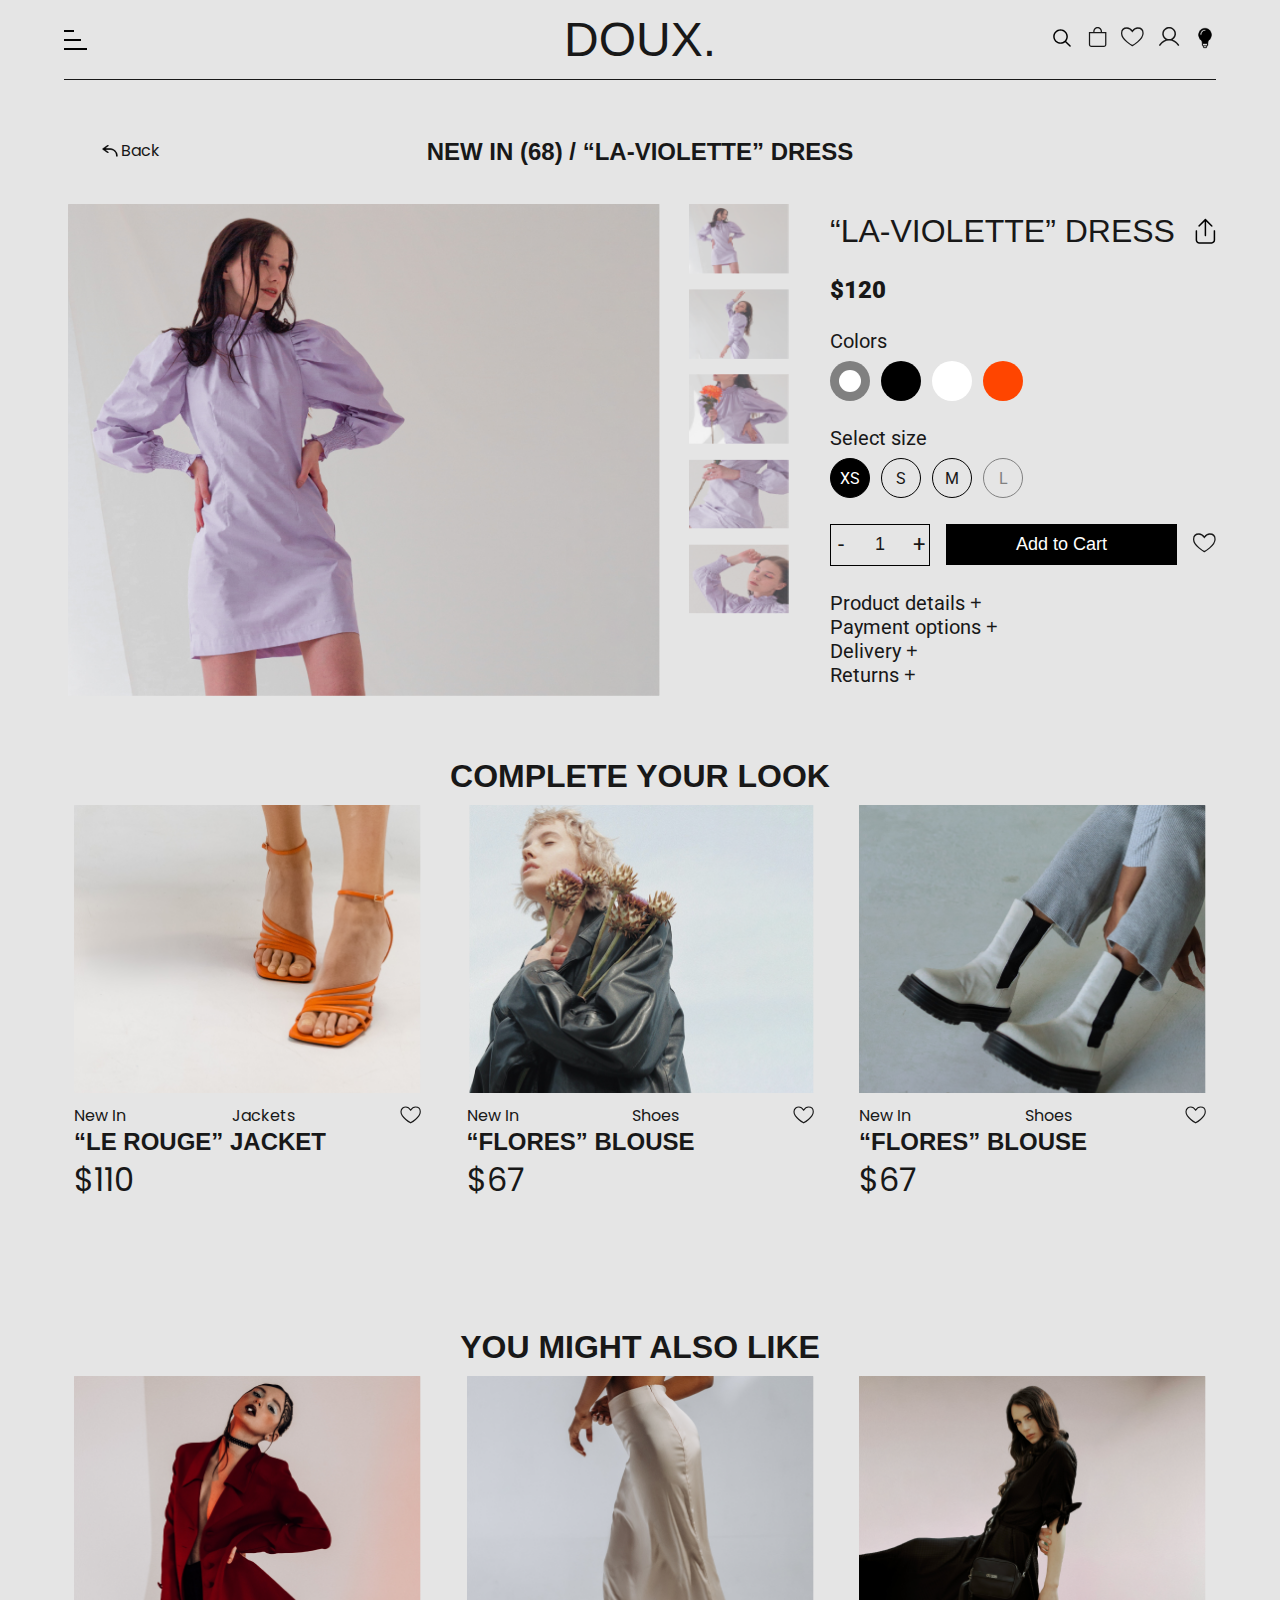
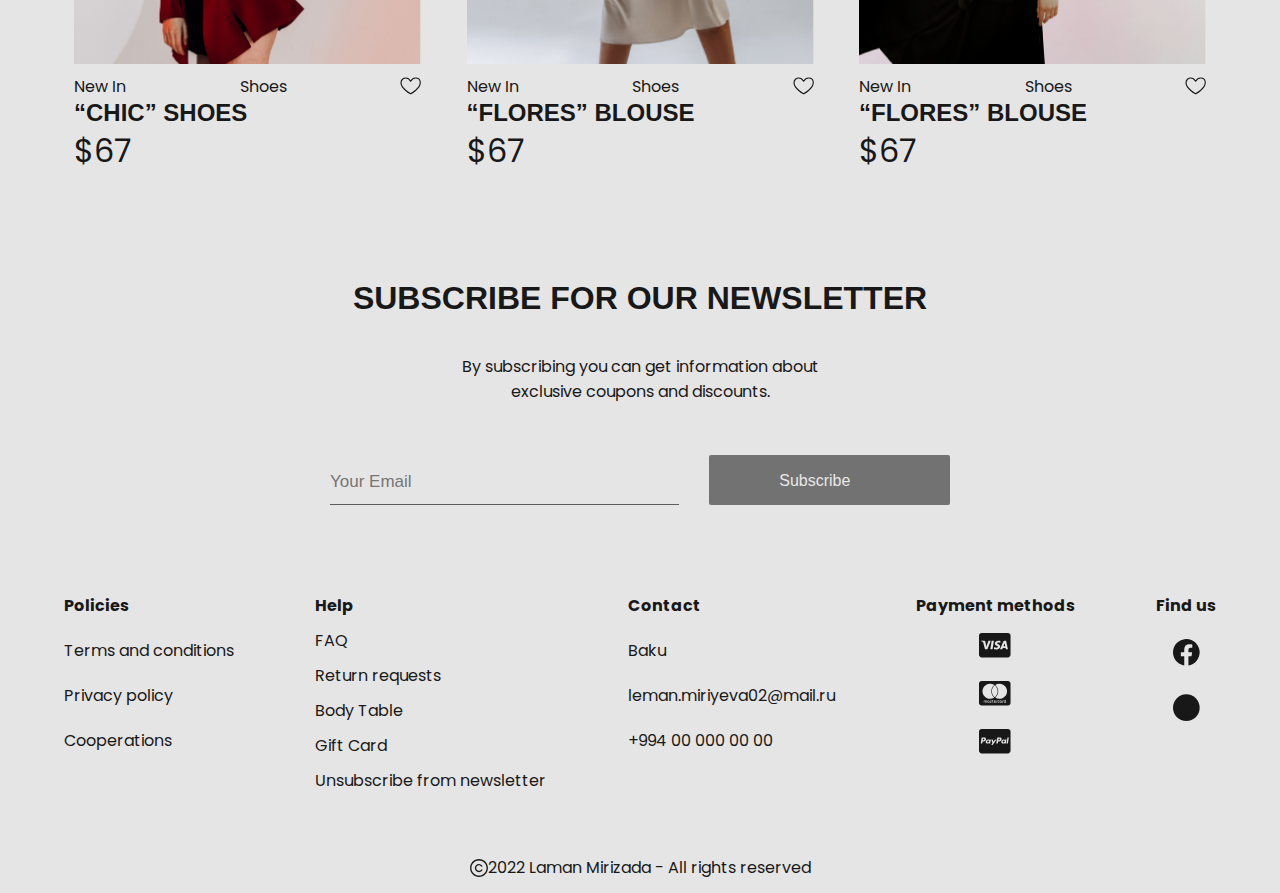
<file: templates/home_product.html>
<!DOCTYPE html>
<html lang="en">

<head>
  <meta charset="UTF-8" />
  <meta http-equiv="X-UA-Compatible" content="IE=edge" />
  <meta name="viewport" content="width=device-width, initial-scale=1.0" />
  <title>DOUX</title>
  <link rel="shortcut icon" href="../assets/images/home_landing/icons8-shopping-bag-full-64.png" />
  <link rel="stylesheet" href="../assets/css/home_product.css" />
  <link href="http://fonts.cdnfonts.com/css/felix-titling" rel="stylesheet" />
  <link rel="preconnect" href="https://fonts.googleapis.com" />
  <link rel="preconnect" href="https://fonts.gstatic.com" crossorigin />

  <link rel="stylesheet" href="https://cdnjs.cloudflare.com/ajax/libs/font-awesome/4.7.0/css/font-awesome.min.css" />
  <link href="https://fonts.googleapis.com/css2?family=Poppins:wght@400&display=swap" rel="stylesheet" />
  <link href="https://fonts.googleapis.com/css2?family=Roboto&display=swap" rel="stylesheet" />
</head>

<body>
  <div class="container">
    <div class="header">
      <div class="menu" id="btn-modal">
        <div class="line line1"></div>
        <div class="line line2"></div>
        <div class="line line3"></div>
      </div>
      <h1 class="header-title">doux.</h1>
      <div class="navbar">
        <ul class="nav-links">
          <li class="nav-link">
            <a href=""
              ><img
                style="width: 22px"
                src="../assets/images/home_landing/icons8-search.svg"
                alt=""
            /></a>
          </li>
          <li class="nav-link">
            <a href="../templates/shoppingCart.html"
              ><img src="../assets/images/home_landing/Vector.svg" alt=""
            /></a>
          </li>
          <li class="nav-link">
            <a href="../templates/shoppingCart.html"
              ><img src="../assets/images/home_landing/Vector (2).svg" alt=""
            /></a>
          </li>
          <li class="nav-link">
            <a href="../templates/login.html"
              ><img src="../assets/images/home_landing/Vector (3).svg" alt=""
            /></a>
          </li>
          <li class="nav-link">
            <a href="../templates/dark/home_product.html"><img style="width: 22px;" src="../assets/images/home_landing/bulb (1).png" alt="" /></a>
          </li>
        </ul>
      </div>
    </div>
    <div class="main-header">
      <h2 class="header2">NEW IN (68) / “La-violette” dress</h2>
      <a href="../templates/home_new_in.html"><div class="back"><img style="width: 22px;height: 22px;" src="../assets/images/home_product/back.png"
          alt=""><span>Back</span></div></a>
    </div>
    <div class="product-section">
      <div class="Slider">
        <div>
          <img id="featuredImage" class="Slider-featuredImage" src="../assets/images/home_product/Slider-img-1.png"
            alt="#">
        </div>

        <div class="Slider-thumbnails">

          <a href="../assets/images/home_product/Slider-img-1.png"
            class="Slider-thumbnail active">
            <img src="../assets/images/home_product/Slider-img-2.png" alt="#">
          </a>
          <a href="../assets/images/home_product/slide1.png"
            class="Slider-thumbnail">
            <img src="../assets/images/home_product/Slider-img-3.png" alt="#">
          </a>
          <a href="../assets/images/home_product/slide2.png"
            class="Slider-thumbnail">
            <img src="../assets/images/home_product/Slider-img-4.png" alt="#">
          </a>
          <a href="../assets/images/home_product/slide3.png"
            class="Slider-thumbnail">
            <img src="../assets/images/home_product/Slider-img-5.png" alt="#">
          </a>
          <a href="../assets/images/home_product/slide4.png"
            class="Slider-thumbnail">
            <img src="../assets/images/home_product/Slider-img-6.png" alt="#">
          </a>
        </div>
      </div>
      <div class="product-information">
        <div class="product-header">
          <h1>“La-violette” dress</h1>
          <img src="../assets/images/home_product/save.svg" alt="">
        </div>
        <h2 class="price">$120</h2>
        <div class="colors-div">
          <span>Colors</span>
          <div class="colors">
            <div class="color color1">
              <div class="color-1"></div>
            </div>
            <div class="color color2"></div>
            <div class="color color3"></div>
            <div class="color color4"></div>
          </div>
        </div>
        <div class="size-div">
          <span>Select size</span>
          <div class="sizes">
            <div class="size size1">XS</div>
            <div class="size size2">S</div>
            <div class="size size3">M</div>
            <div class="size size4">L</div>
          </div>
        </div>
        <div class="quantity">
          <form class="quantity-form">
            <div class="value-button" id="decrease" onclick="decreaseValue()" value="Decrease Value">-</div>
            <input type="number" id="number" value="1" />
            <div class="value-button" id="increase" onclick="increaseValue()" value="Increase Value">+</div>
          </form>
          <input type="submit" value="Add to Cart" class="btnAdd">
          <a href=""><img src="../assets/images/home_landing/Vector (2).svg" alt="" /></a>
        </div>
        <div class="excepts">
        <span>Product details <a href=""> +</a></span>
        <span>Payment options <a href=""> +</a></span>
        <span>Delivery <a href=""> +</a></span>
        <span>Returns <a href=""> +</a></span></div>
      </div>
    </div>
    <div class="flex-1">

      <h1>complete your look</h1>
      <div class="flex-container">
        
        <a href="">
          <div>
            <div class="flexDiv">
              <div class="mainImage image1"></div>
              <div class="mainContent">
                <div class="mainHeader1">
                  <span>New In</span>
                  <span>Jackets</span>
                  <img src="../assets/images/home_new_in/Vector.svg" alt="" />
                </div>
                <div class="mainHeader2">
                  <h1>“Le rouge” JACKET</h1>
                  <h3>$110</h3>
                </div>
              </div>
            </div>
          </div>
        </a>
        <div><a href="">
            <div>
              <div class="flexDiv">
                <div class="mainImage image2"></div>
                <div class="mainContent">
                  <div class="mainHeader1">
                    <span>New In</span>
                    <span>Shoes</span>
                    <img src="../assets/images/home_new_in/Vector.svg" alt="" />
                  </div>
                  <div class="mainHeader2">
                    <h1>“Flores” blouse</h1>
                    <h3>$67</h3>
                  </div>
                </div>
              </div>
            </div>
          </a></div>
        <div><a href="">
            <div>
              <div class="flexDiv">
                <div class="mainImage image3"></div>
                <div class="mainContent">
                  <div class="mainHeader1">
                    <span>New In</span>
                    <span>Shoes</span>
                    <img src="../assets/images/home_new_in/Vector.svg" alt="" />
                  </div>
                  <div class="mainHeader2">
                    <h1>“Flores” blouse</h1>
                    <h3>$67</h3>
                  </div>
                </div>
              </div>
            </div>
          </a></div>
      </div>
    </div>
    <div class="flex-1">

      <h1>you might also like</h1>
      <div class="flex-container">
        
        <a href="">
          <div>
            <div class="flexDiv">
              <div class="mainImage image4"></div>
              <div class="mainContent">
                <div class="mainHeader1">
                  <span>New In</span>
                  <span>Shoes</span>
                  <img src="../assets/images/home_new_in/Vector.svg" alt="" />
                </div>
                <div class="mainHeader2">
                  <h1>“CHIC” SHOES</h1>
                  <h3>$67</h3>
                </div>
              </div>
            </div>
          </div>
        </a>
        <div><a href="">
            <div>
              <div class="flexDiv">
                <div class="mainImage image5"></div>
                <div class="mainContent">
                  <div class="mainHeader1">
                    <span>New In</span>
                    <span>Shoes</span>
                    <img src="../assets/images/home_new_in/Vector.svg" alt="" />
                  </div>
                  <div class="mainHeader2">
                    <h1>“Flores” blouse</h1>
                    <h3>$67</h3>
                  </div>
                </div>
              </div>
            </div>
          </a></div>
        <div><a href="">
            <div>
              <div class="flexDiv">
                <div class="mainImage image6"></div>
                <div class="mainContent">
                  <div class="mainHeader1">
                    <span>New In</span>
                    <span>Shoes</span>
                    <img src="../assets/images/home_new_in/Vector.svg" alt="" />
                  </div>
                  <div class="mainHeader2">
                    <h1>“Flores” blouse</h1>
                    <h3>$67</h3>
                  </div>
                </div>
              </div>
            </div>
          </a></div>
      </div>
    </div>
    <div class="subscribe">
      <h1>Subscribe for our newsletter</h1>
      <p>
        By subscribing you can get information about <br />
        exclusive coupons and discounts.
      </p>
      <div class="input-div">
        <div class="email-div">
          <label for="" class="email-label">Your email</label><br />
          <input type="email" placeholder="Your Email" class="email" />
        </div>

        <button type="submit" class="btnSubmit">
          Subscribe
          <img class="btnArrow" src="../assets/images/home_landing/arrow.svg" alt="" />
        </button>
      </div>
    </div>
    <div class="footer">
      <div class="list1">
        <ul>
          <li><b>Policies</b></li>
          <li><a href="#">Terms and conditions</a></li>
          <li><a href="#">Privacy policy</a></li>
          <li><a href="#">Cooperations</a></li>
          <li></li>
          <li></li>
        </ul>
      </div>
      <div class="list2">
        <ul>
          <li><b>Help</b></li>
          <li><a href="#">FAQ</a></li>
          <li><a href="#">Return requests</a></li>
          <li><a href="#">Body Table</a></li>
          <li><a href="#">Gift Card</a></li>
          <li><a href="#">Unsubscribe from newsletter</a></li>
        </ul>
      </div>
      <div class="list3">
        <ul>
          <li><b>Contact</b></li>
          <li>
            <a
              href="https://www.google.com/maps/d/u/0/viewer?ie=UTF8&oe=UTF8&msa=0&mid=17Kh7UM1OCxxzE_xhcRAhTbFmwfU&ll=40.385289345299746%2C49.88722349999998&z=13"
              >Baku</a
            >
          </li>
          <li>
            <a href="mailto:leman.miriyeva02@mail.ru"
              >leman.miriyeva02@mail.ru</a
            >
          </li>
          <li><a href="tel:+994000000000">+994 00 000 00 00</a></li>
          <li></li>
          <li></li>
        </ul>
      </div>
      <div class="list4">
        <ul>
          <li><b>Payment methods</b></li>
          <li>
            <a href=""
              ><img src="../assets/images/home_landing/cart1.svg" alt=""
            /></a>
          </li>
          <li>
            <a href=""
              ><img src="../assets/images/home_landing/cart2.svg" alt=""
            /></a>
          </li>
          <li>
            <a href=""
              ><img src="../assets/images/home_landing/cart3.svg" alt=""
            /></a>
          </li>
          <li></li>
          <li></li>
        </ul>
      </div>
      <div class="list5">
        <ul>
          <li><b>Find us</b></li>
          <li>
            <a href="facebook.com"
              ><img src="../assets/images/home_landing/facebook.svg" alt=""
            /></a>
          </li>
          <li>
            <a href="instagram.com"
              ><img src="../assets/images/home_landing/instagram.svg" alt=""
            /></a>
          </li>
          <li></li>
          <li></li>
          <li></li>
        </ul>
      </div>
    </div>
    <div class="copyright">
      <img src="../assets/images/home_landing/copy.svg" alt="" />
      <p>2022 Laman Mirizada - All rights reserved</p>
    </div>
  </div>
  <div class="overlay" id="overlay"></div>
  <div class="modal" id="modal">
    <button class="modal-close-btn" id="close-btn">
      <i class="fa fa-times"></i>
    </button>
    <div class="modal-content content1">
      <h3><a href="../templates/home_new_in.html">New in</a></h3>
      <span>68 items</span>
      <h3><a href="../templates/home_new_in.html">Sale on</a></h3>
      <span>54 items</span>
    </div>
    <div class="modal-content content2">
      <ul class="modal-list">
        <li>
          <a href="/templates/home_new_in.html"><h3>best</h3></a>
        </li>
        <li>
          <a href="/templates/home_new_in.html"><h3>coats</h3></a>
        </li>
        <li>
          <a href="/templates/home_new_in.html"><h3>jackets</h3></a>
        </li>
        <li>
          <a href="/templates/home_new_in.html"><h3>dresses</h3></a>
        </li>
        <li>
          <a href="/templates/home_new_in.html"><h3>tops</h3></a>
        </li>
        <li>
          <a href="/templates/home_new_in.html"><h3>sweat</h3></a>
        </li>
      </ul>
      <ul class="modal-list">
        <li><span>102 items</span></li>
        <li><span>88 items</span></li>
        <li><span>99 items</span></li>
        <li><span>80 items</span></li>
        <li><span>93 items</span></li>
        <li><span>87 items</span></li>
      </ul>
      <ul>
        <li>
          <a href="/templates/home_new_in.html"><h3>pants</h3></a>
        </li>
        <li>
          <a href="/templates/home_new_in.html"><h3>jeans</h3></a>
        </li>
        <li>
          <a href="/templates/home_new_in.html"><h3>skirts</h3></a>
        </li>
        <li>
          <a href="/templates/home_new_in.html"><h3>shorts</h3></a>
        </li>
        <li>
          <a href="/templates/home_new_in.html"><h3>suits</h3></a>
        </li>
        <li>
          <a href="/templates/home_new_in.html"><h3>shoes</h3></a>
        </li>
      </ul>
      <ul class="modal-list">
        <li><span>78 items</span></li>
        <li><span>71 items</span></li>
        <li><span>89 items</span></li>
        <li><span>67 items</span></li>
        <li><span>76 items</span></li>
        <li><span>98 items</span></li>
      </ul>
    </div>
  </div>
  <script src="../assets/js/main.js"></script>
</body>

</html>
</file>
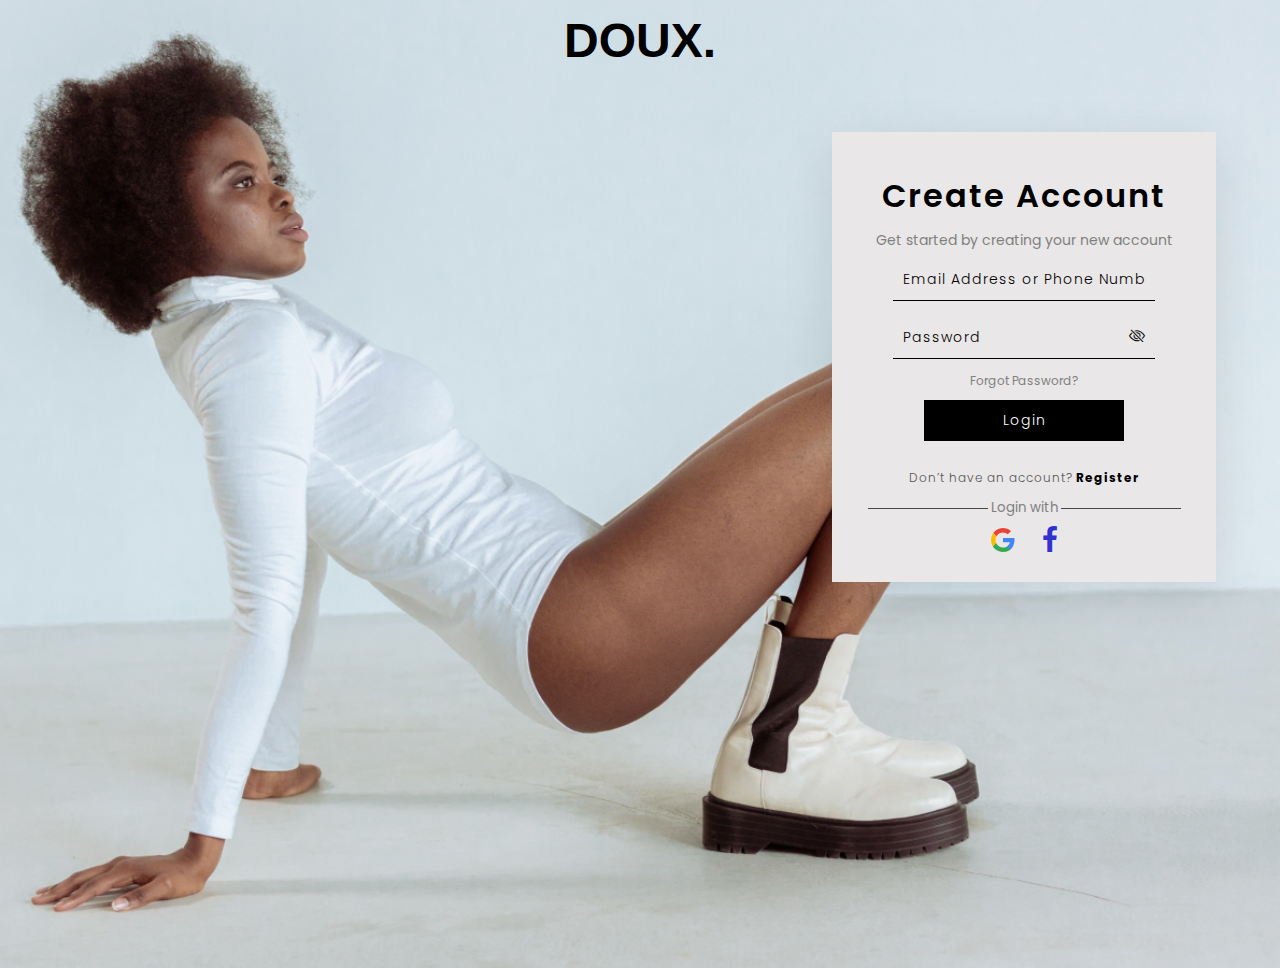
<file: templates/login.html>
<!DOCTYPE html>
<html lang="en">
  <head>
    <meta charset="UTF-8" />
    <meta http-equiv="X-UA-Compatible" content="IE=edge" />
    <meta name="viewport" content="width=device-width, initial-scale=1.0" />
    <link rel="stylesheet" href="../assets/css/login.css" />
    <link rel="preconnect" href="https://fonts.googleapis.com" />
    <link
      rel="stylesheet"
      href="https://cdnjs.cloudflare.com/ajax/libs/font-awesome/4.7.0/css/font-awesome.min.css"
    />
    <link
      rel="stylesheet"
      href="https://cdn.jsdelivr.net/npm/bootstrap-icons@1.3.0/font/bootstrap-icons.css"
    />
    <link rel="preconnect" href="https://fonts.gstatic.com" crossorigin />
    <link
      href="https://fonts.googleapis.com/css2?family=Poppins:wght@500&display=swap"
      rel="stylesheet"
    />
    
    <link rel="shortcut icon" href="../assets/images/home_landing/icons8-login-48.png" />
    <title>Login</title>
  </head>

  <body>
    <div class="header">
      <h1>DOUX.</h1>
    </div>

    <section>
      <div class="container">
        <div class="user signinBx">
          <div class="formBx">
            <form>
              <h1>Create Account</h1>
              <span class="text">Get started by creating your new account</span>
              <input class="input"
                type="text"
                placeholder="Email Address or Phone Number"
                required
                pattern="^([a-z0-9._%+-]+@[a-z0-9.-]+\.[a-z]{2,3})|(\d{3}-\d{3}-\d{4})$"
              />
              <p style="width: 100%; margin-left: 30%">
                <input
                  class="input"
                  type="password"
                  name=""
                  placeholder="Password"
                />
                <i class="bi bi-eye-slash" id="togglePassword"></i>
              </p>
              <a href=""><span class="forgot">Forgot Password?</span></a>

              <input type="submit" class="btnSubmit" name="" value="Login" />
              <p class="signup">
                Don’t have an account? 
                <a href="register.html">Register</a>
              </p>
              <div class="registered">
                <small>Login with</small>
                <div class="icons">
                  <a href=""
                    ><i class="fa fa-google" style="font-size: 28px"></i
                  ></a>
                  <a href=""
                    ><i
                      class="fa fa-facebook-f"
                      style="font-size: 28px; color: rgb(49, 49, 209)"
                    ></i
                  ></a>
                </div>
              </div>
            </form>
          </div>
        </div>
      </div>
    </section>
    <script>
      const togglePassword = document.querySelector("#togglePassword");
      const password = document.querySelector("#password");

      togglePassword.addEventListener("click", function () {
        // toggle the type attribute
        const type =
          password.getAttribute("type") === "password" ? "text" : "password";
        password.setAttribute("type", type);

        // toggle the icon
        this.classList.toggle("bi-eye");
      });

      // prevent form submit
      const form = document.querySelector("form");
      form.addEventListener("submit", function (e) {
        e.preventDefault();
      });
    </script>
  </body>
</html>
</file>
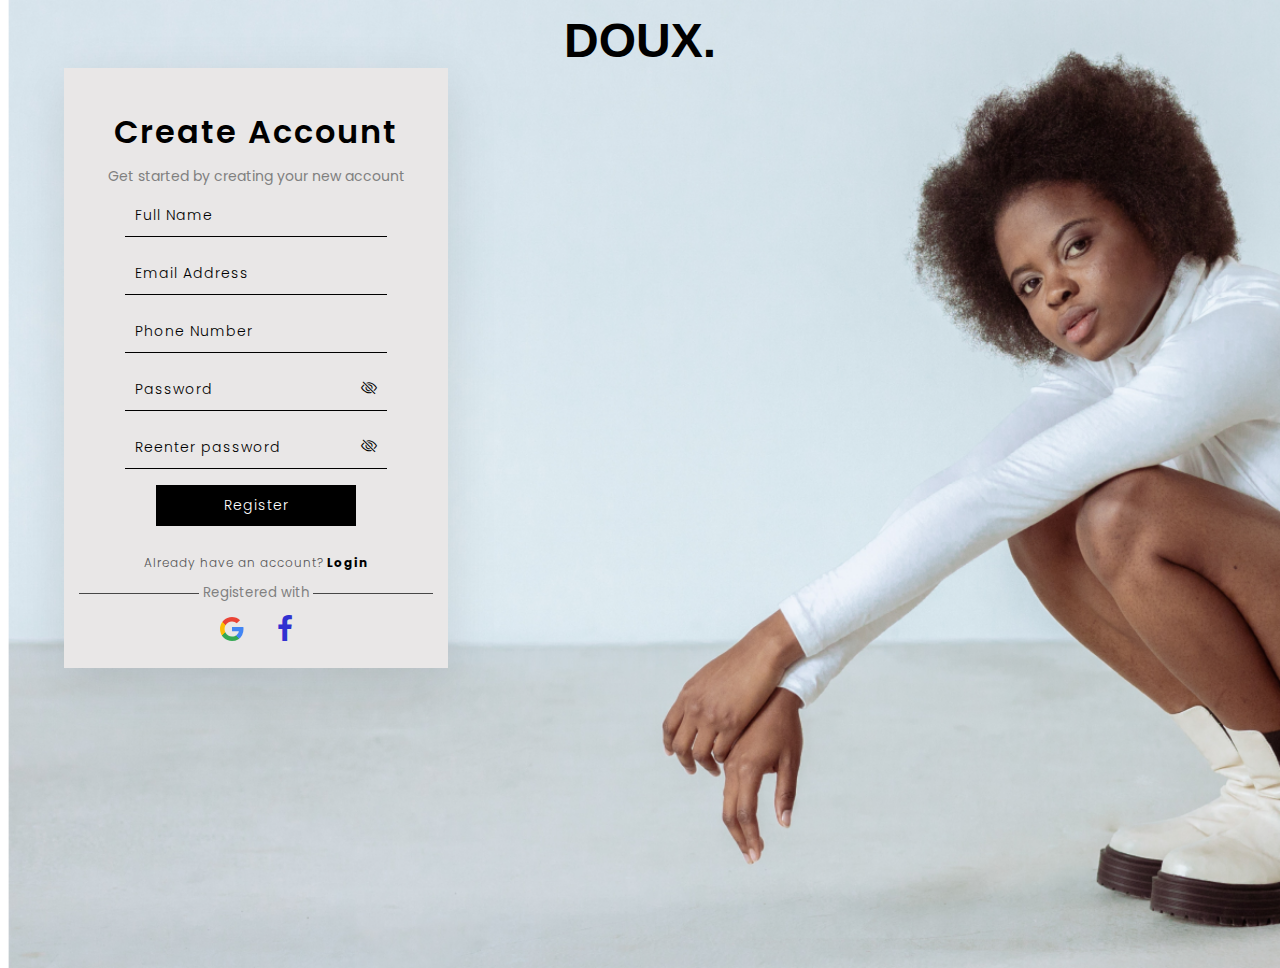
<file: templates/register.html>
<!DOCTYPE html>
<html lang="en">

<head>
    <meta charset="UTF-8">
    <meta http-equiv="X-UA-Compatible" content="IE=edge">
    <meta name="viewport" content="width=device-width, initial-scale=1.0">
    <link rel="stylesheet" href="../assets/css/register.css">
    <link rel="preconnect" href="https://fonts.googleapis.com" />
    <link rel="stylesheet" href="https://cdnjs.cloudflare.com/ajax/libs/font-awesome/4.7.0/css/font-awesome.min.css">
    <link rel="stylesheet" href="https://cdn.jsdelivr.net/npm/bootstrap-icons@1.3.0/font/bootstrap-icons.css" />
    <link rel="preconnect" href="https://fonts.gstatic.com" crossorigin />
    <link href="https://fonts.googleapis.com/css2?family=Poppins:wght@500&display=swap" rel="stylesheet" />
    <link rel="shortcut icon" href="../assets/images/home_landing/trademark.png" />
    <title>Register</title>
</head>

<body>
    <div class="header">
        <h1>DOUX.</h1>
    </div>

    <section>
        <div class="container">
            <div class="user signinBx">
                <div class="formBx">
                    <form>
                        <h1>Create Account</h1>
                        <span class="text">Get started by creating your new account</span>
                        <input class="input" type="text" name="" placeholder="Full Name" />
                        <input class="input" type="email" name="" placeholder="Email Address" />
                        <input class="input" type="tel" name="" placeholder="Phone Number" />
                        <p style="width: 100%;margin-left: 30%;"><input class="input" type="password" name="" placeholder="Password" />
                            <i class="bi bi-eye-slash" id="togglePassword"></i></p>
                            <p style="width: 100%;margin-left: 30%;"><input class="input" type="password" name="" placeholder="Reenter password" />
                                <i class="bi bi-eye-slash" id="togglePassword"></i></p>
                        
                        <input type="submit" class="btnSubmit" name="" value="Register" />
                        <p class="signup">
                            Already have an account?
                            <a href="login.html">Login</a>
                        </p>
                        <div class="registered">
                            <small>Registered with</small>
                            <div class="icons">
                                <a href=""><i class="fa fa-google" style="font-size:28px"></i></a>
                                <a href=""><i class="fa fa-facebook-f" style="font-size:28px;color: rgb(49, 49, 209);"></i></a>
                            </div>
                        </div>
                    </form>
                </div>
            </div>

        </div>
    </section>
    <script>
        const togglePassword = document.querySelector("#togglePassword");
        const password = document.querySelector("#password");

        togglePassword.addEventListener("click", function () {
            // toggle the type attribute
            const type = password.getAttribute("type") === "password" ? "text" : "password";
            password.setAttribute("type", type);
            
            // toggle the icon
            this.classList.toggle("bi-eye");
        });

        // prevent form submit
        const form = document.querySelector("form");
        form.addEventListener('submit', function (e) {
            e.preventDefault();
        });
    </script>
</body>

</html>
</file>
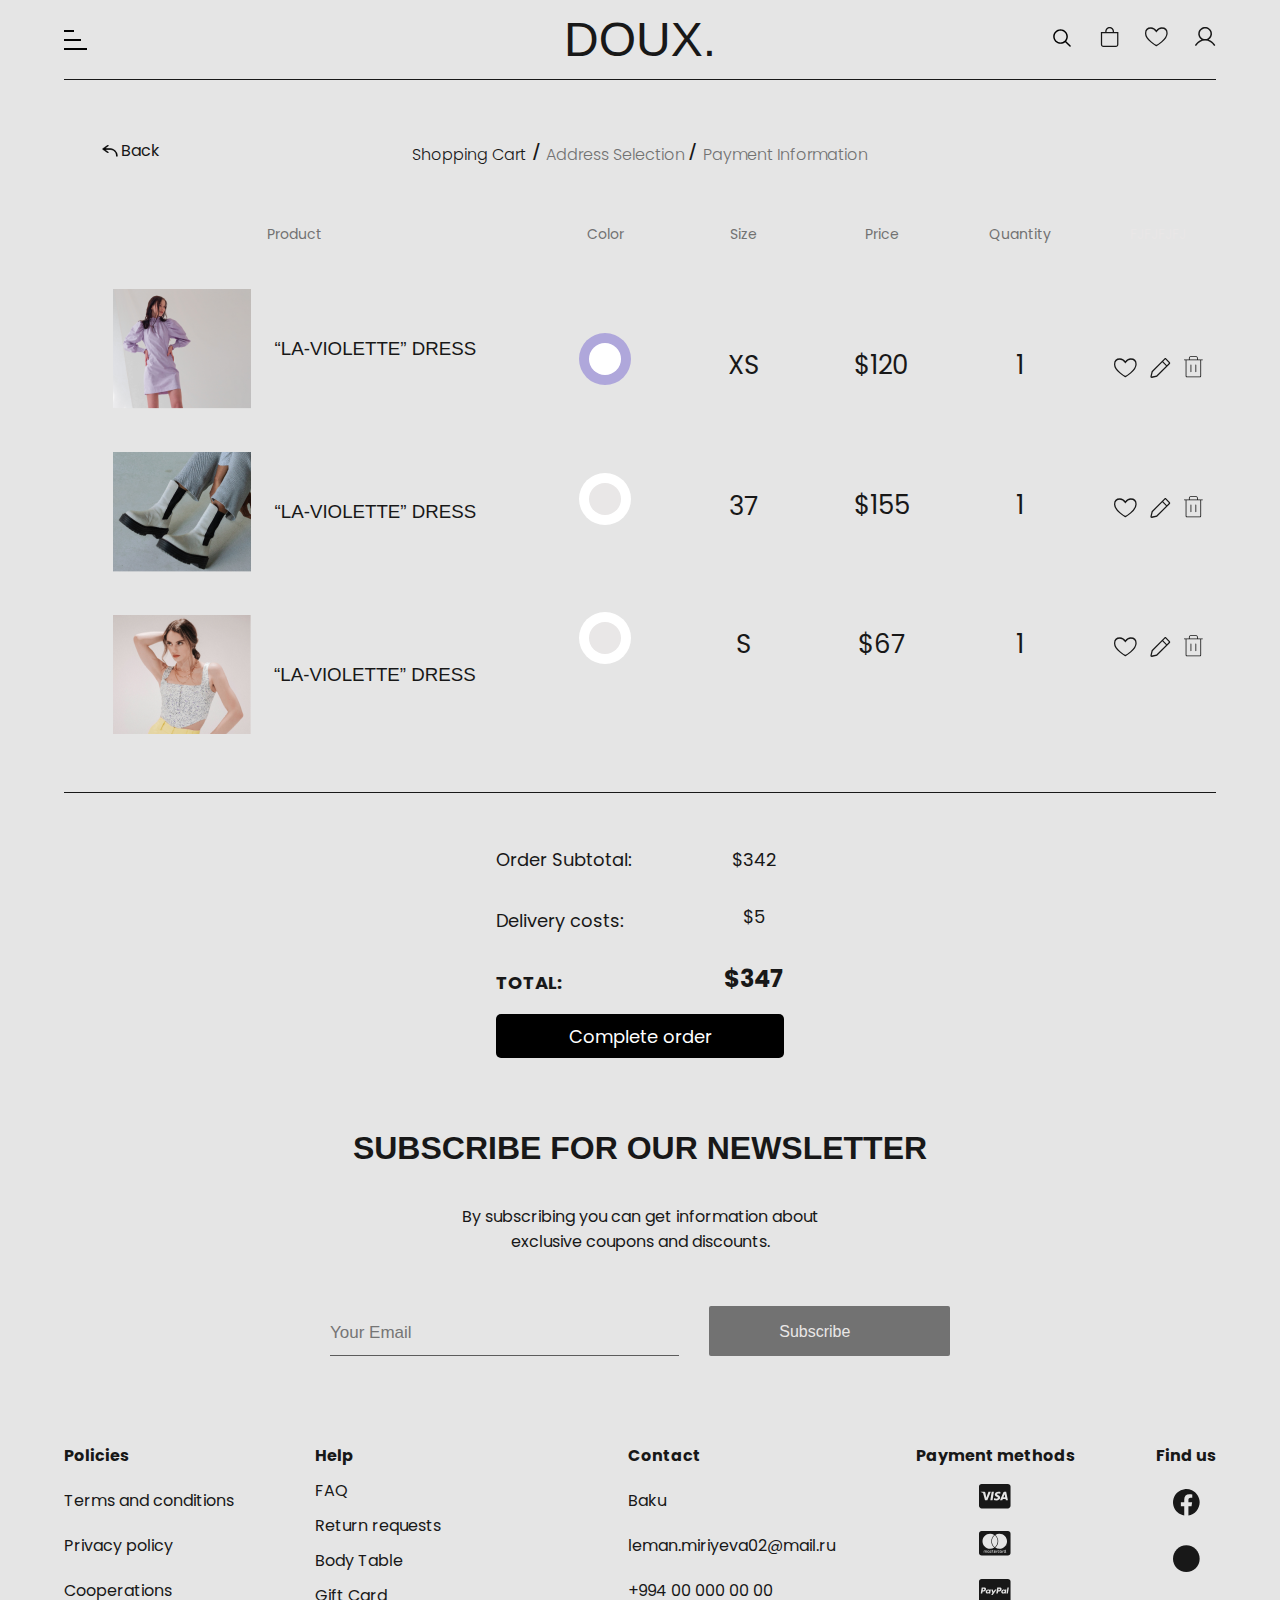
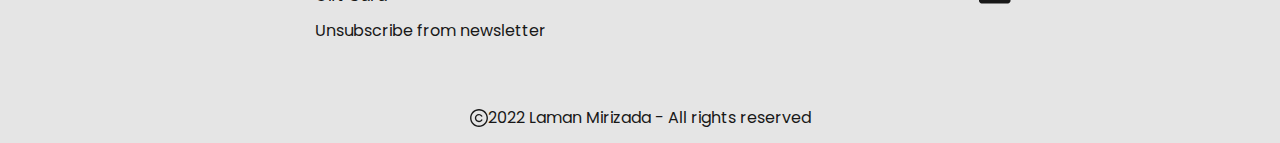
<file: templates/shoppingCart.html>
<!DOCTYPE html>
<html lang="en">

<head>
    <meta charset="UTF-8">
    <meta http-equiv="X-UA-Compatible" content="IE=edge">
    <meta name="viewport" content="width=device-width, initial-scale=1.0">
    <title>DOUX</title>
    <link rel="shortcut icon" href="../assets/images/home_landing/icons8-shopping-bag-full-64.png" />
    <link rel="stylesheet" href="../assets/css/shoppingCart.css" />
    <link href="http://fonts.cdnfonts.com/css/felix-titling" rel="stylesheet" />
    <link rel="preconnect" href="https://fonts.googleapis.com" />
    <link rel="preconnect" href="https://fonts.gstatic.com" crossorigin />

    <link rel="stylesheet" href="https://cdnjs.cloudflare.com/ajax/libs/font-awesome/4.7.0/css/font-awesome.min.css" />
    <link href="https://fonts.googleapis.com/css2?family=Poppins:wght@400&display=swap" rel="stylesheet" />
    <link href="https://fonts.googleapis.com/css2?family=Roboto&display=swap" rel="stylesheet" />
</head>

<body>
    <div class="container">
        <div class="header">
            <div class="menu" id="btn-modal">
              <div class="line line1"></div>
              <div class="line line2"></div>
              <div class="line line3"></div>
            </div>
            <h1 class="header-title">doux.</h1>
            <div class="navbar">
              <ul class="nav-links">
                <li class="nav-link">
                  <a href=""
                    ><img
                      style="width: 22px"
                      src="../assets/images/home_landing/icons8-search.svg"
                      alt=""
                  /></a>
                </li>
                <li class="nav-link">
                  <a href="../templates/shoppingCart.html"
                    ><img src="../assets/images/home_landing/Vector.svg" alt=""
                  /></a>
                </li>
                <li class="nav-link">
                  <a href="../templates/shoppingCart.html"
                    ><img src="../assets/images/home_landing/Vector (2).svg" alt=""
                  /></a>
                </li>
                <li class="nav-link">
                  <a href="../templates/login.html"
                    ><img src="../assets/images/home_landing/Vector (3).svg" alt=""
                  /></a>
                </li>
               
              </ul>
            </div>
          </div>

        <div class="main-header">
            <h2 class="header2"><a href="">shopping Cart</a> / <a href="">Address Selection </a> / <a href="">Payment
                    Information</a></h2>
            <div class="back"><img style="width: 22px;height: 22px;" src="../assets/images/home_product/back.png"
                    alt=""><span>Back</span></div>
        </div>
        <div class="main">
            <div class="products">
                <span>Product</span>
                <div class="product">
                    <img src="../assets/images/shopping_cart/product1.png" alt="">
                    <h3>“La-violette” dress</h3>
                </div>
                <div class="product">
                    <img src="../assets/images/shopping_cart/product2.png" alt="">
                    <h3>“La-violette” dress</h3>
                </div>
                <div class="product">
                    <img src="../assets/images/shopping_cart/product3.png" alt="">
                    <h3>“La-violette” dress</h3>
                </div>


            </div>
            <div class="colors">
                <span>Color</span>
                <div class="color color1">
                    <div class="color-1"></div>
                </div>
                <div class="color color2">
                    <div class="color-2"></div>
                </div>
                <div class="color color3">
                    <div class="color-3"></div>
                </div>
            </div>
            <div class="sizes">
                <span>Size</span>
                <div class="">
                    <div class="size">XS</div>
                </div>
                <div class="">
                    <div class="size">37</div>
                </div>
                <div class="">
                    <div class="size">S</div>
                </div>


            </div>
            <div class="prices">
                <span>Price</span>
                <div class="price">$120</div>
                <div class="price">$155</div>
                <div class="price">$67</div>
            </div>
            <div class="quantities">
                <span>Quantity</span>
                <div class="quantity">1</div>
                <div class="quantity">1</div>
                <div class="quantity">1</div>
            </div>
            <div class="exceptions">
                <h1>fjfjfjfj</h1>
                <div class="exception">
                    <a href=""><img src="../assets/images/home_landing/Vector (2).svg" alt=""></a>
                    <a href="#modal-1"><img src="../assets/images/shopping_cart/Vector.svg" alt=""></a>
                    <a href=""><img src="../assets/images/shopping_cart/Vector (1).svg" alt=""></a>
                </div>
                <div class="exception">
                    <a href=""><img src="../assets/images/home_landing/Vector (2).svg" alt=""></a>
                    <a href="#modal-1"><img src="../assets/images/shopping_cart/Vector.svg" alt=""></a>
                    <a href=""><img src="../assets/images/shopping_cart/Vector (1).svg" alt=""></a>
                </div>
                <div class="exception">
                    <a href=""><img src="../assets/images/home_landing/Vector (2).svg" alt=""></a>
                    <a href="#modal-1"><img src="../assets/images/shopping_cart/Vector.svg" alt=""></a>
                    <a href=""><img src="../assets/images/shopping_cart/Vector (1).svg" alt=""></a>
                </div>
            </div>
        </div>
        <div class="main2">
            <div class="products">
                <span>Product</span>
                <div class="product">
                    <img src="../assets/images/shopping_cart/product1.png" alt="">
                    <h3>“La-violette” dress</h3>
                </div>
                <div class="product">
                    <img src="../assets/images/shopping_cart/product2.png" alt="">
                    <h3>“La-violette” dress</h3>
                </div>
                <div class="product">
                    <img src="../assets/images/shopping_cart/product3.png" alt="">
                    <h3>“La-violette” dress</h3>
                </div>


            </div>
            <div class="size-color">
                <div class="colors">
                    <span>Color</span>
                    <div class="color color1">
                        <div class="color-1"></div>
                    </div>
                    <div class="color color2">
                        <div class="color-2"></div>
                    </div>
                    <div class="color color3">
                        <div class="color-3"></div>
                    </div>
                </div>
                <div class="sizes">
                    <span>Size</span>
                    <div class="">
                        <div class="size">XS</div>
                    </div>
                    <div class="">
                        <div class="size">37</div>
                    </div>
                    <div class="">
                        <div class="size">S</div>
                    </div>
    
    
                </div>
                <div class="price-quantity">
                    <div class="prices">
                        <span>Price</span>
                        <div class="price">$120</div>
                        <div class="price">$155</div>
                        <div class="price">$67</div>
                    </div>
                    <div class="quantities">
                        <span>Quantity</span>
                        <div class="quantity">1</div>
                        <div class="quantity">1</div>
                        <div class="quantity">1</div>
                    </div>
                </div>
            </div>
        </div>
        <div class="order-div">
            <div class="order">
            <div class="order1">
                <span>Order Subtotal: </span>
                <span>Delivery costs:</span>
                <span><b>TOTAL:</b></span>
            </div>
            <div class="order2">
                <span>$342</span>
                <span>$5</span>
                <span class="totalprice">$347</span>
            </div>
        </div>
        <button class="btnOrder">Complete order</button>
        </div>
        
        <div class="subscribe">
            <h1>Subscribe for our newsletter</h1>
            <p>
                By subscribing you can get information about <br />
                exclusive coupons and discounts.
            </p>
            <div class="input-div">
                <div class="email-div">
                    <label for="" class="email-label">Your email</label><br />
                    <input type="email" placeholder="Your Email" class="email" />
                </div>

                <button type="submit" class="btnSubmit">
                    Subscribe
                    <img class="btnArrow" src="../assets/images/home_landing/arrow.svg" alt="" />
                </button>
            </div>
        </div>
        <div class="footer">
            <div class="list1">
              <ul>
                <li><b>Policies</b></li>
                <li><a href="#">Terms and conditions</a></li>
                <li><a href="#">Privacy policy</a></li>
                <li><a href="#">Cooperations</a></li>
                <li></li>
                <li></li>
              </ul>
            </div>
            <div class="list2">
              <ul>
                <li><b>Help</b></li>
                <li><a href="#">FAQ</a></li>
                <li><a href="#">Return requests</a></li>
                <li><a href="#">Body Table</a></li>
                <li><a href="#">Gift Card</a></li>
                <li><a href="#">Unsubscribe from newsletter</a></li>
              </ul>
            </div>
            <div class="list3">
              <ul>
                <li><b>Contact</b></li>
                <li>
                  <a
                    href="https://www.google.com/maps/d/u/0/viewer?ie=UTF8&oe=UTF8&msa=0&mid=17Kh7UM1OCxxzE_xhcRAhTbFmwfU&ll=40.385289345299746%2C49.88722349999998&z=13"
                    >Baku</a
                  >
                </li>
                <li>
                  <a href="mailto:leman.miriyeva02@mail.ru"
                    >leman.miriyeva02@mail.ru</a
                  >
                </li>
                <li><a href="tel:+994000000000">+994 00 000 00 00</a></li>
                <li></li>
                <li></li>
              </ul>
            </div>
            <div class="list4">
              <ul>
                <li><b>Payment methods</b></li>
                <li>
                  <a href=""
                    ><img src="../assets/images/home_landing/cart1.svg" alt=""
                  /></a>
                </li>
                <li>
                  <a href=""
                    ><img src="../assets/images/home_landing/cart2.svg" alt=""
                  /></a>
                </li>
                <li>
                  <a href=""
                    ><img src="../assets/images/home_landing/cart3.svg" alt=""
                  /></a>
                </li>
                <li></li>
                <li></li>
              </ul>
            </div>
            <div class="list5">
              <ul>
                <li><b>Find us</b></li>
                <li>
                  <a href="facebook.com"
                    ><img src="../assets/images/home_landing/facebook.svg" alt=""
                  /></a>
                </li>
                <li>
                  <a href="instagram.com"
                    ><img src="../assets/images/home_landing/instagram.svg" alt=""
                  /></a>
                </li>
                <li></li>
                <li></li>
                <li></li>
              </ul>
            </div>
          </div>
        <div class="copyright">
            <img src="../assets/images/home_landing/copy.svg" alt="" />
            <p>2022 Laman Mirizada - All rights reserved</p>
        </div>
    </div>
    <div class="overlay" id="overlay"></div>
    <div class="modal" id="modal">
        <button class="modal-close-btn" id="close-btn">
            <i class="fa fa-times"></i>
        </button>
        <div class="modal-content content1">
            <h3><a href="">New in</a></h3>
            <span>68 items</span>
            <h3><a href="">Sale on</a></h3>
            <span>54 items</span>
        </div>
        <div class="modal-content content2">
            <ul class="modal-list">
                <li>
                    <a href="">
                        <h3>best</h3>
                    </a>
                </li>
                <li>
                    <a href="">
                        <h3>coats</h3>
                    </a>
                </li>
                <li>
                    <a href="">
                        <h3>jackets</h3>
                    </a>
                </li>
                <li>
                    <a href="">
                        <h3>dresses</h3>
                    </a>
                </li>
                <li>
                    <a href="">
                        <h3>tops</h3>
                    </a>
                </li>
                <li>
                    <a href="">
                        <h3>sweat</h3>
                    </a>
                </li>
            </ul>
            <ul class="modal-list">
                <li><span>102 items</span></li>
                <li><span>88 items</span></li>
                <li><span>99 items</span></li>
                <li><span>80 items</span></li>
                <li><span>93 items</span></li>
                <li><span>87 items</span></li>
            </ul>
            <ul>
                <li>
                    <a href="">
                        <h3>pants</h3>
                    </a>
                </li>
                <li>
                    <a href="">
                        <h3>jeans</h3>
                    </a>
                </li>
                <li>
                    <a href="">
                        <h3>skirts</h3>
                    </a>
                </li>
                <li>
                    <a href="">
                        <h3>shorts</h3>
                    </a>
                </li>
                <li>
                    <a href="">
                        <h3>suits</h3>
                    </a>
                </li>
                <li>
                    <a href="">
                        <h3>shoes</h3>
                    </a>
                </li>
            </ul>
            <ul class="modal-list">
                <li><span>78 items</span></li>
                <li><span>71 items</span></li>
                <li><span>89 items</span></li>
                <li><span>67 items</span></li>
                <li><span>76 items</span></li>
                <li><span>98 items</span></li>
            </ul>
        </div>
    </div>
    <div id="modal-1" class="modalDialog">
        <div>
            <a href="#close" title="Close" class="close">x</a>
            <span>EDIT</span>
            <hr>
           <div class="content-1">
               <img src="../assets/images/shopping_cart/modalimg.png" alt="">
               <h3>“La-violette” dress</h3>
               <h2 style="font-family: 'Poppins',sans-serif;">$120</h2>
           </div>
           <div class="content-2">
               <h4 class="size-header">Select size</h4>
               <div class="sizes1">
                   <div class="size1">XS</div>
                   <div class="size1">S</div>
                   <div class="size1">M</div>
                   <div class="size1">L</div>
               </div>
           </div> 
           <div class="content-2">
            <h4 class="color-header">Select color</h4>
            <div class="colors1">
                <div class="Color1"><div class=""></div></div>
                <div class="Color1"></div>
                <div class="Color1"></div>
                <div class="Color1"></div>
            </div>
        </div> 
        <h4 class="color-header">Quantity</h4>
        <form class="quantity-form">
            <div class="value-button" id="decrease" onclick="decreaseValue()" value="Decrease Value">-</div>
            <input type="number" id="number" value="1" />
            <div class="value-button" id="increase" onclick="increaseValue()" value="Increase Value">+</div>
          </form><button>Save changes</button>
        </div>
        
    </div>
    <script src="../assets/js/main.js"></script>
    </div>
</body>

</html>
</file>
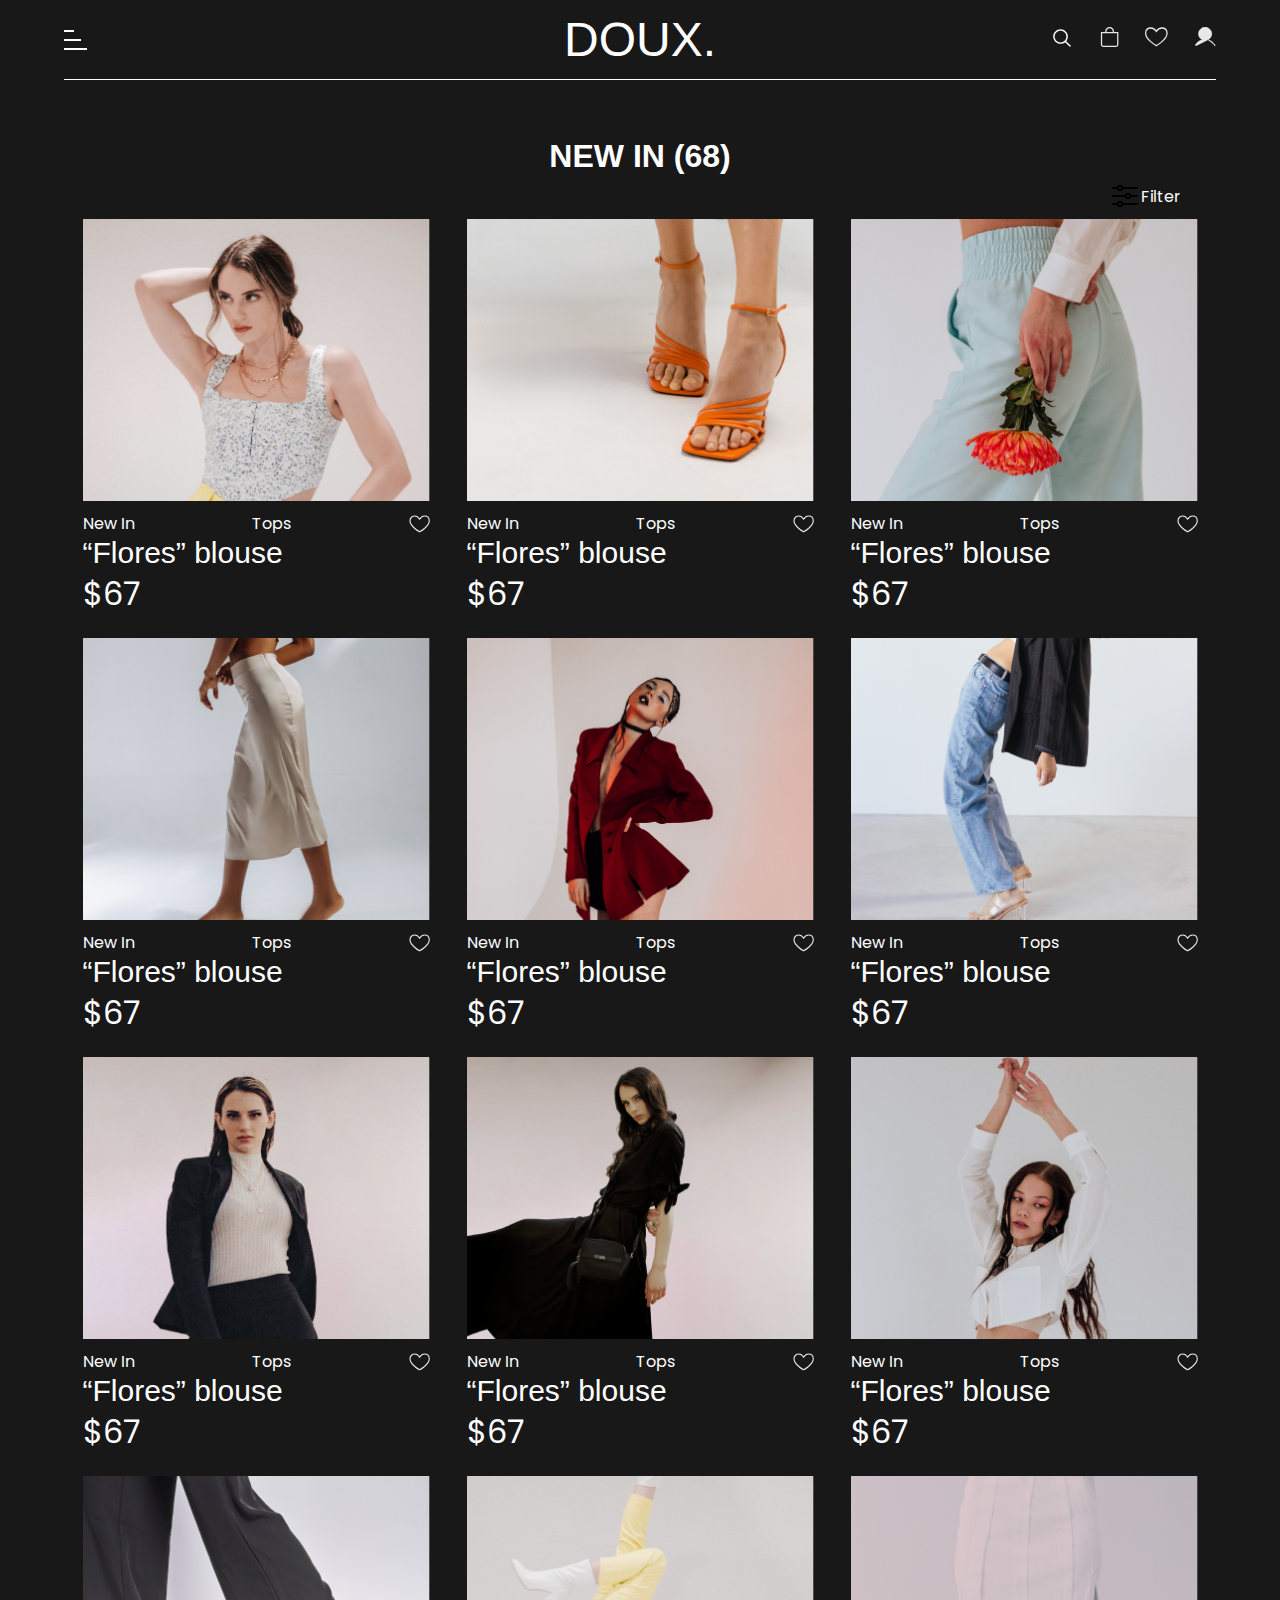
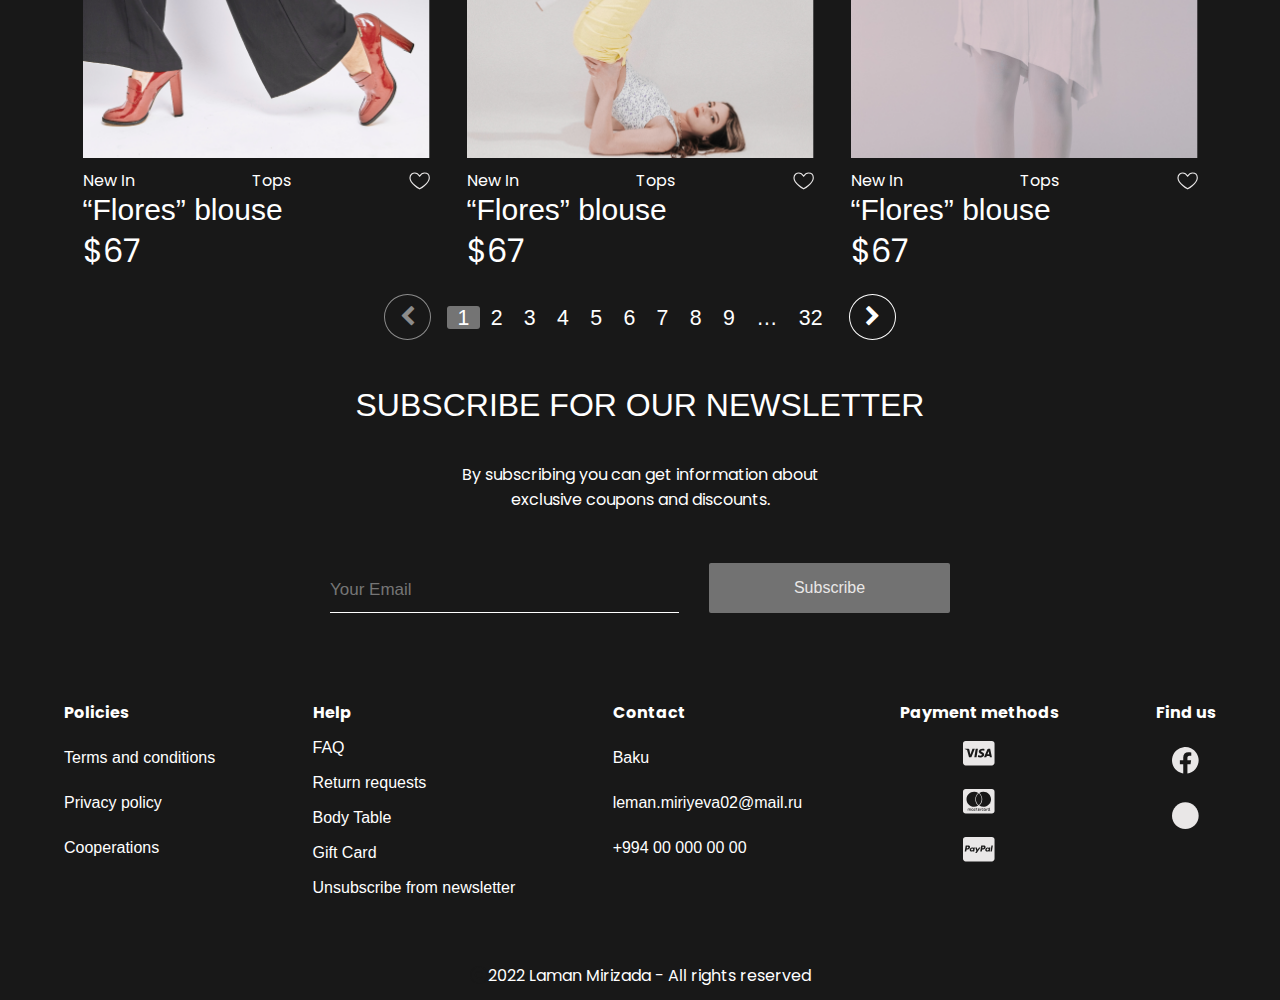
<file: templates/dark/home_new_in.html>
<!DOCTYPE html>
<html lang="en">
  <head>
    <meta charset="UTF-8" />
    <meta http-equiv="X-UA-Compatible" content="IE=edge" />
    <meta name="viewport" content="width=device-width, initial-scale=1.0" />
    <title>DOUX</title>
    <link
      rel="shortcut icon"
      href="../../assets/images/home_landing/icons8-shopping-bag-full-64.png"
    />
    <link rel="stylesheet" href="../../assets/css/dark/home_new_in.css" />
    <link href="http://fonts.cdnfonts.com/css/felix-titling" rel="stylesheet" />
    <link rel="preconnect" href="https://fonts.googleapis.com" />
    <link rel="preconnect" href="https://fonts.gstatic.com" crossorigin />

    <link
      rel="stylesheet"
      href="https://cdnjs.cloudflare.com/ajax/libs/font-awesome/4.7.0/css/font-awesome.min.css"
    />
    <link
      href="https://fonts.googleapis.com/css2?family=Poppins:wght@400&display=swap"
      rel="stylesheet"
    />
    <link
      href="https://fonts.googleapis.com/css2?family=Roboto&display=swap"
      rel="stylesheet"
    />
  </head>
  <body>
    <div class="container">
      <div class="header">
        <div class="menu" id="btn-modal">
          <div class="line line1"></div>
          <div class="line line2"></div>
          <div class="line line3"></div>
        </div>
        <h1 class="header-title">doux.</h1>
        <div class="navbar">
          <ul class="nav-links">
            <li class="nav-link">
              <a href=""
                ><img
                  style="width: 22px"
                  src="../../assets/images/home_landing/search2.svg"
                  alt=""
              /></a>
            </li>
            <li class="nav-link">
              <a href="../shoppingCart.html"
                ><img src="../../assets/images/home_landing/white1.svg" alt=""
              /></a>
            </li>
            <li class="nav-link">
              <a href="../shoppingCart.html"
                ><img src="../../assets/images/home_landing/white2.svg" alt=""
              /></a>
            </li>
            <li class="nav-link">
              <a href="../login.html"
                ><img src="../../assets/images/home_landing/white3.svg" alt=""
              /></a>
            </li>
          </ul>
        </div>
      </div>

      <h1 class="header2">NEW IN (68)</h1>
      <a href="../filters.html"><div class="filter"><img src="../../assets/images/home_new_in/filter.png" alt=""><span>Filter</span></div></a>
      <div class="flex-container">
          <a href="../dark/home_product.html"><div>
            <div class="flexDiv">
                <div class="mainImage image1"></div>
                <div class="mainContent">
                  <div class="mainHeader1">
                    <span>New In</span>
                    <span>Tops</span>
                    <img src="../../assets/images/home_new_in/heart.svg" alt="" />
                  </div>
                  <div class="mainHeader2">
                    <h>“Flores” blouse</h>
                    <h3>$67</h3>
                  </div>
                </div>
              </div>
          </div></a>
        
        <a href="../dark/home_product.html"> <div>
          <div class="flexDiv">
            <div class="mainImage image2"></div>
            <div class="mainContent">
                <div class="mainHeader1">
                    <span>New In</span>
                    <span>Tops</span>
                    <img src="../../assets/images/home_new_in/heart.svg" alt="" />
                  </div>
                  <div class="mainHeader2">
                    <h>“Flores” blouse</h>
                    <h3>$67</h3>
                  </div>
            </div>
          </div>
        </div></a>
       
        <a href="../dark/home_product.html">  <div>
          <div class="flexDiv">
            <div class="mainImage image3"></div>
            <div class="mainContent">
                <div class="mainHeader1">
                    <span>New In</span>
                    <span>Tops</span>
                    <img src="../../assets/images/home_new_in/heart.svg" alt="" />
                  </div>
                  <div class="mainHeader2">
                    <h>“Flores” blouse</h>
                    <h3>$67</h3>
                  </div>
            </div>
          </div>
        </div></a>
      
        <a href="../dark/home_product.html"> <div>
          <div class="flexDiv">
            <div class="mainImage image4"></div>
            <div class="mainContent">
                <div class="mainHeader1">
                    <span>New In</span>
                    <span>Tops</span>
                    <img src="../../assets/images/home_new_in/heart.svg" alt="" />
                  </div>
                  <div class="mainHeader2">
                    <h>“Flores” blouse</h>
                    <h3>$67</h3>
                  </div>
            </div>
          </div>
        </div></a>
       
        <a href="../dark/home_product.html"> <div>
          <div class="flexDiv">
            <div class="mainImage image5"></div>
            <div class="mainContent">
                <div class="mainHeader1">
                    <span>New In</span>
                    <span>Tops</span>
                    <img src="../../assets/images/home_new_in/heart.svg" alt="" />
                  </div>
                  <div class="mainHeader2">
                    <h>“Flores” blouse</h>
                    <h3>$67</h3>
                  </div>
            </div>
          </div>
        </div></a>
       
        <a href="../dark/home_product.html"> <div>
          <div class="flexDiv">
            <div class="mainImage image6"></div>
            <div class="mainContent">
                <div class="mainHeader1">
                    <span>New In</span>
                    <span>Tops</span>
                    <img src="../../assets/images/home_new_in/heart.svg" alt="" />
                  </div>
                  <div class="mainHeader2">
                    <h>“Flores” blouse</h>
                    <h3>$67</h3>
                  </div>
            </div>
          </div>
        </div></a>
       
        <a href="../dark/home_product.html"><div>
          <div class="flexDiv">
            <div class="mainImage image7"></div>
            <div class="mainContent">
                <div class="mainHeader1">
                    <span>New In</span>
                    <span>Tops</span>
                    <img src="../../assets/images/home_new_in/heart.svg" alt="" />
                  </div>
                  <div class="mainHeader2">
                    <h>“Flores” blouse</h>
                    <h3>$67</h3>
                  </div>
            </div>
          </div>
        </div></a>
        
        <a href="../dark/home_product.html"> <div>
          <div class="flexDiv">
            <div class="mainImage image8"></div>
            <div class="mainContent">
                <div class="mainHeader1">
                    <span>New In</span>
                    <span>Tops</span>
                    <img src="../../assets/images/home_new_in/heart.svg" alt="" />
                  </div>
                  <div class="mainHeader2">
                    <h>“Flores” blouse</h>
                    <h3>$67</h3>
                  </div>
            </div>
          </div>
        </div></a>
       
        <a href="../dark/home_product.html"><div>
          <div class="flexDiv">
            <div class="mainImage image9"></div>
            <div class="mainContent">
                <div class="mainHeader1">
                    <span>New In</span>
                    <span>Tops</span>
                    <img src="../../assets/images/home_new_in/heart.svg" alt="" />
                  </div>
                  <div class="mainHeader2">
                    <h>“Flores” blouse</h>
                    <h3>$67</h3>
                  </div>
            </div>
          </div>
        </div></a>
        
        <a href="../dark/home_product.html"> <div>
          <div class="flexDiv">
            <div class="mainImage image10"></div>
            <div class="mainContent">
                <div class="mainHeader1">
                    <span>New In</span>
                    <span>Tops</span>
                    <img src="../../assets/images/home_new_in/heart.svg" alt="" />
                  </div>
                  <div class="mainHeader2">
                    <h>“Flores” blouse</h>
                    <h3>$67</h3>
                  </div>
            </div>
          </div>
        </div></a>
       
        <a href="../dark/home_product.html"><div>
          <div class="flexDiv">
            <div class="mainImage image11"></div>
            <div class="mainContent">
                <div class="mainHeader1">
                    <span>New In</span>
                    <span>Tops</span>
                    <img src="../../assets/images/home_new_in/heart.svg" alt="" />
                  </div>
                  <div class="mainHeader2">
                    <h>“Flores” blouse</h>
                    <h3>$67</h3>
                  </div>
            </div>
          </div>
        </div></a>
        
        <a href="../dark/home_product.html"> <div>
          <div class="flexDiv">
            <div class="mainImage image12"></div>
            <div class="mainContent">
                <div class="mainHeader1">
                    <span>New In</span>
                    <span>Tops</span>
                    <img src="../../assets/images/home_new_in/heart.svg" alt="" />
                  </div>
                  <div class="mainHeader2">
                    <h>“Flores” blouse</h>
                    <h3>$67</h3>
                  </div>
            </div>
          </div>
        </div></a>
       
      </div>
      <nav data-pagination>
        <a class="chevron" href=# disabled><i class="fa fa-chevron-left"></i></a>
        <ul>
          <li class=current><a href=#1>1</a>
          <li><a href=#2>2</a>
          <li><a href=#3>3</a>
          <li><a href=#4>4</a>
          <li><a href=#5>5</a>
          <li><a href=#6>6</a>
          <li><a href=#7>7</a>
          <li><a href=#8>8</a>
          <li><a href=#9>9</a>
          <li><a href=#10>…</a>
          <li><a href=#32>32</a>
        </ul>
        <a class="chevron" href=#2><i class="fa fa-chevron-right"></i></a>
      </nav>
      <!--  -->
      <div class="subscribe">
        <h1>Subscribe for our newsletter</h1>
        <p>
          By subscribing you can get information about <br />
          exclusive coupons and discounts.
        </p>
        <div class="input-div">
          <div class="email-div">
            <label for="" class="email-label">Your email</label><br />
            <input type="email" placeholder="Your Email" class="email" />
          </div>

          <button type="submit" class="btnSubmit">
            Subscribe
            
          </button>
        </div>
      </div>
      <div class="footer">
        <div class="list1">
          <ul>
            <li><b>Policies</b></li>
            <li><a href="#">Terms and conditions</a></li>
            <li><a href="#">Privacy policy</a></li>
            <li><a href="#">Cooperations</a></li>
            <li></li>
            <li></li>
          </ul>
        </div>
        <div class="list2">
          <ul>
            <li><b>Help</b></li>
            <li><a href="#">FAQ</a></li>
            <li><a href="#">Return requests</a></li>
            <li><a href="#">Body Table</a></li>
            <li><a href="#">Gift Card</a></li>
            <li><a href="#">Unsubscribe from newsletter</a></li>
          </ul>
        </div>
        <div class="list3">
          <ul>
            <li><b>Contact</b></li>
            <li>
              <a
                href="https://www.google.com/maps/d/u/0/viewer?ie=UTF8&oe=UTF8&msa=0&mid=17Kh7UM1OCxxzE_xhcRAhTbFmwfU&ll=40.385289345299746%2C49.88722349999998&z=13"
                >Baku</a
              >
            </li>
            <li>
              <a href="mailto:leman.miriyeva02@mail.ru"
                >leman.miriyeva02@mail.ru</a
              >
            </li>
            <li><a href="tel:+994000000000">+994 00 000 00 00</a></li>
            <li></li>
            <li></li>
          </ul>
        </div>
        <div class="list4">
          <ul>
            <li><b>Payment methods</b></li>
            <li>
              <a href=""
                ><img src="../../assets/images/home_landing/card1.svg" alt=""
              /></a>
            </li>
            <li>
              <a href=""
                ><img src="../../assets/images/home_landing/card2.svg" alt=""
              /></a>
            </li>
            <li>
              <a href=""
                ><img src="../../assets/images/home_landing/card3.svg" alt=""
              /></a>
            </li>
            <li></li>
            <li></li>
          </ul>
        </div>
        <div class="list5">
          <ul>
            <li><b>Find us</b></li>
            <li>
              <a href=""
                ><img src="../../assets/images/home_landing/facebook2.svg" alt=""
              /></a>
            </li>
            <li>
              <a href=""
                ><img src="../../assets/images/home_landing/instagram2.svg" alt=""
              /></a>
            </li>
            <li></li>
            <li></li>
            <li></li>
          </ul>
        </div>
      </div>
      <div class="copyright">
        <img src="../../assets/images/home_landing/copy.svg" alt="" />
        <p>2022 Laman Mirizada - All rights reserved</p>
      </div>
    </div>
    <div class="overlay" id="overlay"></div>
    <div class="modal" id="modal">
      <button class="modal-close-btn" id="close-btn">
        <i class="fa fa-times"></i>
      </button>
      <div class="modal-content content1">
        <h3><a href="">New in</a></h3>
        <span>68 items</span>
        <h3><a href="">Sale on</a></h3>
        <span>54 items</span>
      </div>
      <div class="modal-content content2">
        <ul class="modal-list">
          <li>
            <a href="../dark/home_new_in.html"><h3>best</h3></a>
          </li>
          <li>
            <a href="../dark/home_new_in.html"><h3>coats</h3></a>
          </li>
          <li>
            <a href="../home_new_in.html"><h3>jackets</h3></a>
          </li>
          <li>
            <a href="../dark/home_new_in.html"><h3>dresses</h3></a>
          </li>
          <li>
            <a href="../dark/home_new_in.html"><h3>tops</h3></a>
          </li>
          <li>
            <a href="../dark/home_new_in.html"><h3>sweat</h3></a>
          </li>
        </ul>
        <ul class="modal-list">
          <li><span>102 items</span></li>
          <li><span>88 items</span></li>
          <li><span>99 items</span></li>
          <li><span>80 items</span></li>
          <li><span>93 items</span></li>
          <li><span>87 items</span></li>
        </ul>
        <ul>
          <li>
            <a href="../dark/home_new_in.html"><h3>pants</h3></a>
          </li>
          <li>
            <a href="../dark/home_new_in.html"><h3>jeans</h3></a>
          </li>
          <li>
            <a href="../dark/home_new_in.html"><h3>skirts</h3></a>
          </li>
          <li>
            <a href="../dark/home_new_in.html"><h3>shorts</h3></a>
          </li>
          <li>
            <a href="../dark/home_new_in.html"><h3>suits</h3></a>
          </li>
          <li>
            <a href="../dark/home_new_in.html"><h3>shoes</h3></a>
          </li>
        </ul>
        <ul class="modal-list">
          <li><span>78 items</span></li>
          <li><span>71 items</span></li>
          <li><span>89 items</span></li>
          <li><span>67 items</span></li>
          <li><span>76 items</span></li>
          <li><span>98 items</span></li>
        </ul>
      </div>
    </div>
    <script src="../../assets/js/main.js"></script>
  </body>
</html>
</file>
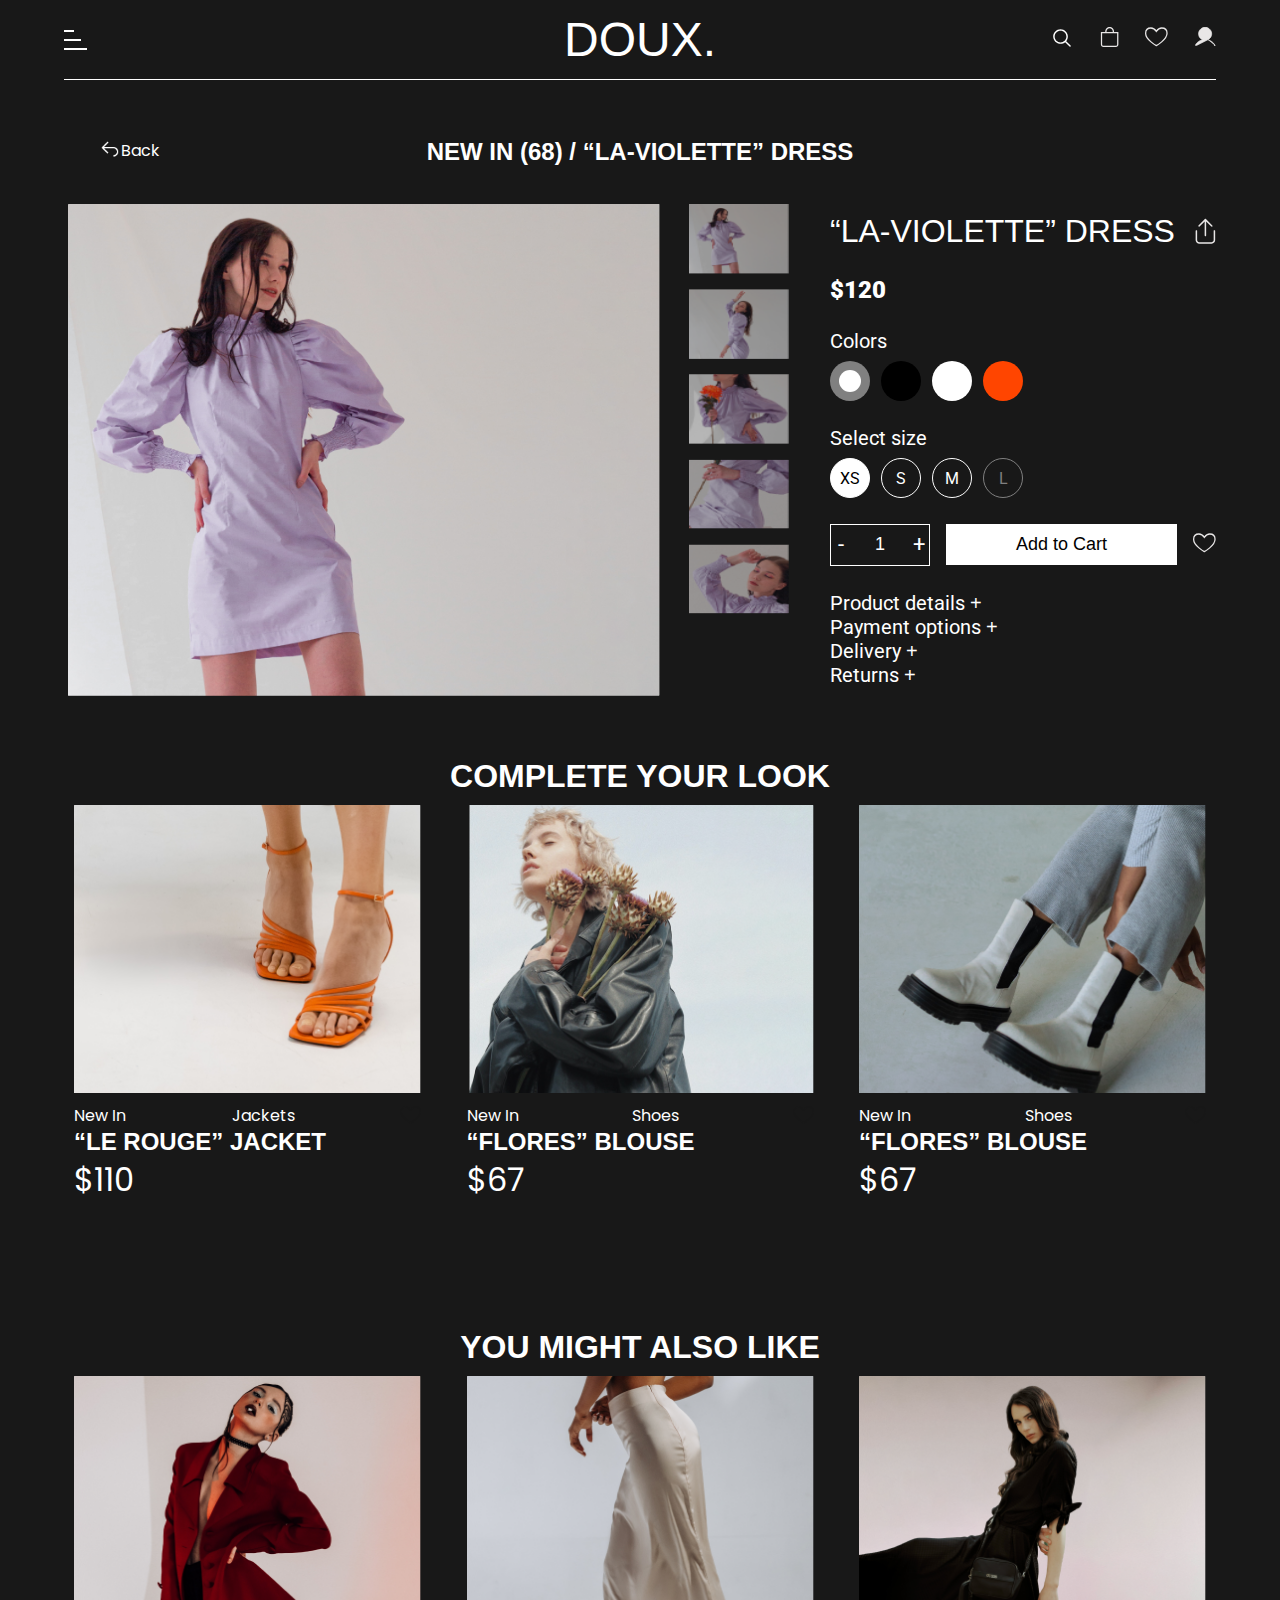
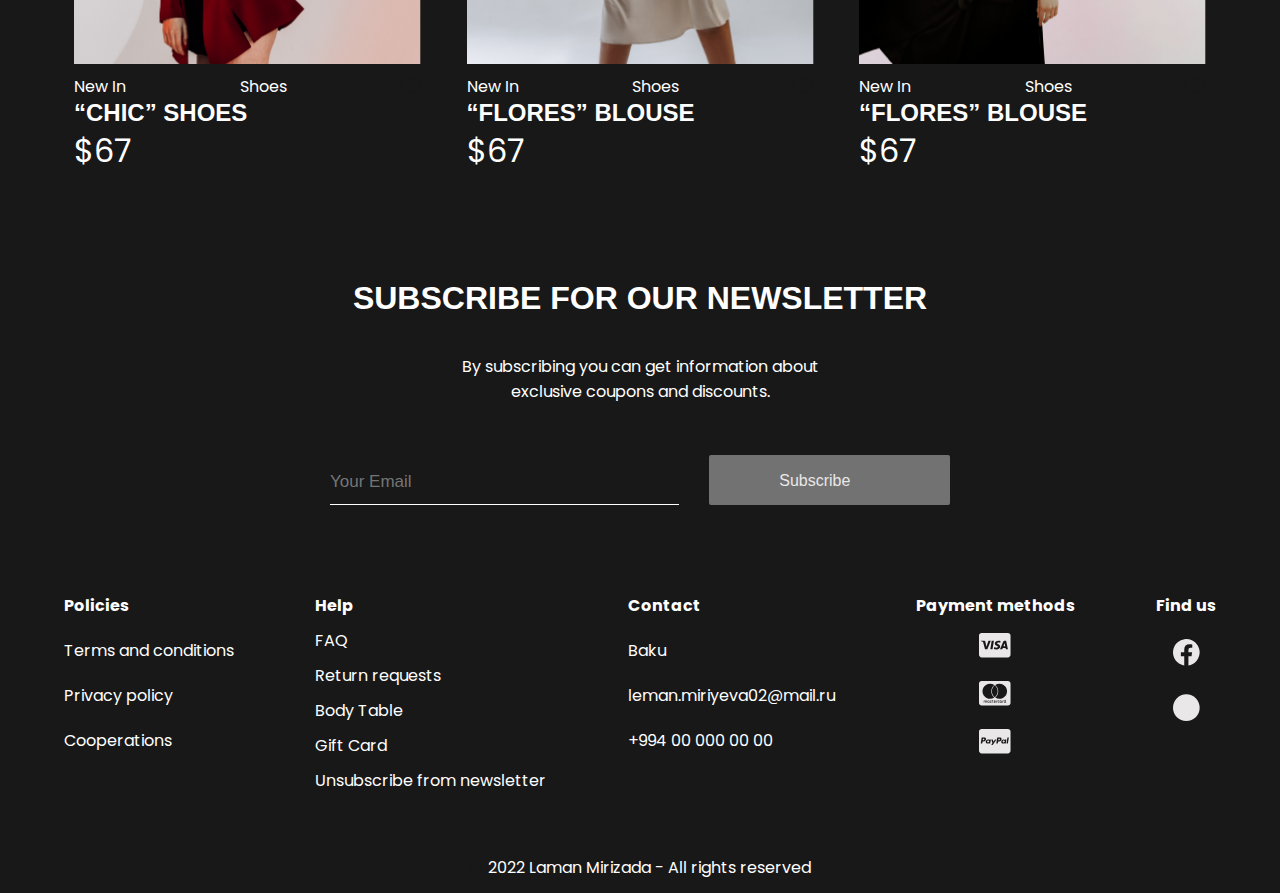
<file: templates/dark/home_product.html>
<!DOCTYPE html>
<html lang="en">

<head>
  <meta charset="UTF-8" />
  <meta http-equiv="X-UA-Compatible" content="IE=edge" />
  <meta name="viewport" content="width=device-width, initial-scale=1.0" />
  <title>DOUX</title>
  <link rel="shortcut icon" href="../../assets/images/home_landing/icons8-shopping-bag-full-64.png" />
  <link rel="stylesheet" href="../../assets/css/dark/home_product.css" />
  <link href="http://fonts.cdnfonts.com/css/felix-titling" rel="stylesheet" />
  <link rel="preconnect" href="https://fonts.googleapis.com" />
  <link rel="preconnect" href="https://fonts.gstatic.com" crossorigin />
  <link
  rel="shortcut icon"
  href="../../assets/images/home_landing/icons8-shopping-bag-full-64.png"
/>
  <link rel="stylesheet" href="https://cdnjs.cloudflare.com/ajax/libs/font-awesome/4.7.0/css/font-awesome.min.css" />
  <link href="https://fonts.googleapis.com/css2?family=Poppins:wght@400&display=swap" rel="stylesheet" />
  <link href="https://fonts.googleapis.com/css2?family=Roboto&display=swap" rel="stylesheet" />
</head>

<body>
  <div class="container">
    <div class="header">
      <div class="menu" id="btn-modal">
        <div class="line line1"></div>
        <div class="line line2"></div>
        <div class="line line3"></div>
      </div>
      <h1 class="header-title">doux.</h1>
      <div class="navbar">
        <ul class="nav-links">
          <li class="nav-link">
            <a href=""
              ><img
                style="width: 22px"
                src="../../assets/images/home_landing/search2.svg"
                alt=""
            /></a>
          </li>
          <li class="nav-link">
            <a href="../shoppingCart.html"
              ><img src="../../assets/images/home_landing/white1.svg" alt=""
            /></a>
          </li>
          <li class="nav-link">
            <a href="../shoppingCart.html"
              ><img src="../../assets/images/home_landing/white2.svg" alt=""
            /></a>
          </li>
          <li class="nav-link">
            <a href="../login.html"
              ><img src="../../assets/images/home_landing/white3.svg" alt=""
            /></a>
          </li>
        </ul>
      </div>
    </div>
    <div class="main-header">
      <h2 class="header2">NEW IN (68) / “La-violette” dress</h2>
      <a href="../dark/home_new_in.html"><div class="back"><img style="width: 22px;height: 22px;" src="../../assets/images/home_product/icons8-reply-arrow-32.png"
          alt=""><span>Back</span></div></a>
    </div>
    <div class="product-section">
      <div class="Slider">
        <div>
          <img id="featuredImage" class="Slider-featuredImage" src="../../assets/images/home_product/Slider-img-1.png"
            alt="#">
        </div>

        <div class="Slider-thumbnails">

          <a href="https://images.unsplash.com/photo-1603189343302-e603f7add05a?ixlib=rb-1.2.1&ixid=MnwxMjA3fDB8MHxzZWFyY2h8NjJ8fDE2MDB4OTAwJTIwZmFzaGlvbnxlbnwwfHwwfHw%3D&auto=format&fit=crop&w=500&q=60"
            class="Slider-thumbnail active">
            <img src="../../assets/images/home_product/Slider-img-2.png" alt="#">
          </a>
          <a href="https://images.unsplash.com/photo-1482270406631-a02c51d93c2f?ixlib=rb-1.2.1&ixid=MnwxMjA3fDB8MHxzZWFyY2h8OXx8MTYwMHg5MDAlMjBmYXNoaW9ufGVufDB8fDB8fA%3D%3D&auto=format&fit=crop&w=500&q=60"
            class="Slider-thumbnail">
            <img src="../../assets/images/home_product/Slider-img-3.png" alt="#">
          </a>
          <a href="https://images.unsplash.com/photo-1534528741775-53994a69daeb?ixlib=rb-1.2.1&ixid=MnwxMjA3fDB8MHxzZWFyY2h8MzZ8fDE2MDB4OTAwJTIwZmFzaGlvbnxlbnwwfHwwfHw%3D&auto=format&fit=crop&w=500&q=60"
            class="Slider-thumbnail">
            <img src="../../assets/images/home_product/Slider-img-4.png" alt="#">
          </a>
          <a href="https://images.unsplash.com/photo-1551113006-731674fbb3ff?ixlib=rb-1.2.1&ixid=MnwxMjA3fDB8MHxzZWFyY2h8NDV8fDE2MDB4OTAwJTIwZmFzaGlvbnxlbnwwfHwwfHw%3D&auto=format&fit=crop&w=500&q=60"
            class="Slider-thumbnail">
            <img src="../../assets/images/home_product/Slider-img-5.png" alt="#">
          </a>
          <a href="https://images.unsplash.com/photo-1542513217-0b0eedf7005d?ixlib=rb-1.2.1&ixid=MnwxMjA3fDB8MHxzZWFyY2h8NTl8fDE2MDB4OTAwJTIwZmFzaGlvbnxlbnwwfHwwfHw%3D&auto=format&fit=crop&w=500&q=60"
            class="Slider-thumbnail">
            <img src="../../assets/images/home_product/Slider-img-6.png" alt="#">
          </a>
        </div>
      </div>
      <div class="product-information">
        <div class="product-header">
          <h1>“La-violette” dress</h1>
          <img src="../../assets/images/home_product/save2.svg" alt="">
        </div>
        <h2 class="price">$120</h2>
        <div class="colors-div">
          <span>Colors</span>
          <div class="colors">
            <div class="color color1">
              <div class="color-1"></div>
            </div>
            <div class="color color2"></div>
            <div class="color color3"></div>
            <div class="color color4"></div>
          </div>
        </div>
        <div class="size-div">
          <span>Select size</span>
          <div class="sizes">
            <div class="size size1">XS</div>
            <div class="size size2">S</div>
            <div class="size size3">M</div>
            <div class="size size4">L</div>
          </div>
        </div>
        <div class="quantity">
          <form class="quantity-form">
            <div class="value-button" id="decrease" onclick="decreaseValue()" value="Decrease Value">-</div>
            <input type="number" id="number" value="1" />
            <div class="value-button" id="increase" onclick="increaseValue()" value="Increase Value">+</div>
          </form>
          <input type="submit" value="Add to Cart" class="btnAdd">
          <a href=""><img src="../../assets/images/home_landing/white2.svg" alt="" /></a>
        </div>
        <div class="excepts">
        <span>Product details <a href=""> +</a></span>
        <span>Payment options <a href=""> +</a></span>
        <span>Delivery <a href=""> +</a></span>
        <span>Returns <a href=""> +</a></span></div>
      </div>
    </div>
    <div class="flex-1">

      <h1>complete your look</h1>
      <div class="flex-container">
        
        <a href="">
          <div>
            <div class="flexDiv">
              <div class="mainImage image1"></div>
              <div class="mainContent">
                <div class="mainHeader1">
                  <span>New In</span>
                  <span>Jackets</span>
                  <img src="../../assets/images/home_new_in/Vector.svg" alt="" />
                </div>
                <div class="mainHeader2">
                  <h1>“Le rouge” JACKET</h1>
                  <h3>$110</h3>
                </div>
              </div>
            </div>
          </div>
        </a>
        <div><a href="">
            <div>
              <div class="flexDiv">
                <div class="mainImage image2"></div>
                <div class="mainContent">
                  <div class="mainHeader1">
                    <span>New In</span>
                    <span>Shoes</span>
                    <img src="../../assets/images/home_new_in/Vector.svg" alt="" />
                  </div>
                  <div class="mainHeader2">
                    <h1>“Flores” blouse</h1>
                    <h3>$67</h3>
                  </div>
                </div>
              </div>
            </div>
          </a></div>
        <div><a href="">
            <div>
              <div class="flexDiv">
                <div class="mainImage image3"></div>
                <div class="mainContent">
                  <div class="mainHeader1">
                    <span>New In</span>
                    <span>Shoes</span>
                    <img src="../../assets/images/home_new_in/Vector.svg" alt="" />
                  </div>
                  <div class="mainHeader2">
                    <h1>“Flores” blouse</h1>
                    <h3>$67</h3>
                  </div>
                </div>
              </div>
            </div>
          </a></div>
      </div>
    </div>
    <div class="flex-1">

      <h1>you might also like</h1>
      <div class="flex-container">
        
        <a href="">
          <div>
            <div class="flexDiv">
              <div class="mainImage image4"></div>
              <div class="mainContent">
                <div class="mainHeader1">
                  <span>New In</span>
                  <span>Shoes</span>
                  <img src="../../assets/images/home_new_in/Vector.svg" alt="" />
                </div>
                <div class="mainHeader2">
                  <h1>“CHIC” SHOES</h1>
                  <h3>$67</h3>
                </div>
              </div>
            </div>
          </div>
        </a>
        <div><a href="">
            <div>
              <div class="flexDiv">
                <div class="mainImage image5"></div>
                <div class="mainContent">
                  <div class="mainHeader1">
                    <span>New In</span>
                    <span>Shoes</span>
                    <img src="../../assets/images/home_new_in/Vector.svg" alt="" />
                  </div>
                  <div class="mainHeader2">
                    <h1>“Flores” blouse</h1>
                    <h3>$67</h3>
                  </div>
                </div>
              </div>
            </div>
          </a></div>
        <div><a href="">
            <div>
              <div class="flexDiv">
                <div class="mainImage image6"></div>
                <div class="mainContent">
                  <div class="mainHeader1">
                    <span>New In</span>
                    <span>Shoes</span>
                    <img src="../../assets/images/home_new_in/Vector.svg" alt="" />
                  </div>
                  <div class="mainHeader2">
                    <h1>“Flores” blouse</h1>
                    <h3>$67</h3>
                  </div>
                </div>
              </div>
            </div>
          </a></div>
      </div>
    </div>
    <div class="subscribe">
      <h1>Subscribe for our newsletter</h1>
      <p>
        By subscribing you can get information about <br />
        exclusive coupons and discounts.
      </p>
      <div class="input-div">
        <div class="email-div">
          <label for="" class="email-label">Your email</label><br />
          <input type="email" placeholder="Your Email" class="email" />
        </div>

        <button type="submit" class="btnSubmit">
          Subscribe
          <img class="btnArrow" src="../../assets/images/home_landing/arrow.svg" alt="" />
        </button>
      </div>
    </div>
    <div class="footer">
      <div class="list1">
        <ul>
          <li><b>Policies</b></li>
          <li><a href="#">Terms and conditions</a></li>
          <li><a href="#">Privacy policy</a></li>
          <li><a href="#">Cooperations</a></li>
          <li></li>
          <li></li>
        </ul>
      </div>
      <div class="list2">
        <ul>
          <li><b>Help</b></li>
          <li><a href="#">FAQ</a></li>
          <li><a href="#">Return requests</a></li>
          <li><a href="#">Body Table</a></li>
          <li><a href="#">Gift Card</a></li>
          <li><a href="#">Unsubscribe from newsletter</a></li>
        </ul>
      </div>
      <div class="list3">
        <ul>
          <li><b>Contact</b></li>
          <li>
            <a
              href="https://www.google.com/maps/d/u/0/viewer?ie=UTF8&oe=UTF8&msa=0&mid=17Kh7UM1OCxxzE_xhcRAhTbFmwfU&ll=40.385289345299746%2C49.88722349999998&z=13"
              >Baku</a
            >
          </li>
          <li>
            <a href="mailto:leman.miriyeva02@mail.ru"
              >leman.miriyeva02@mail.ru</a
            >
          </li>
          <li><a href="tel:+994000000000">+994 00 000 00 00</a></li>
          <li></li>
          <li></li>
        </ul>
      </div>
      <div class="list4">
        <ul>
          <li><b>Payment methods</b></li>
          <li>
            <a href=""
              ><img src="../../assets/images/home_landing/card1.svg" alt=""
            /></a>
          </li>
          <li>
            <a href=""
              ><img src="../../assets/images/home_landing/card2.svg" alt=""
            /></a>
          </li>
          <li>
            <a href=""
              ><img src="../../assets/images/home_landing/card3.svg" alt=""
            /></a>
          </li>
          <li></li>
          <li></li>
        </ul>
      </div>
      <div class="list5">
        <ul>
          <li><b>Find us</b></li>
          <li>
            <a href=""
              ><img src="../../assets/images/home_landing/facebook2.svg" alt=""
            /></a>
          </li>
          <li>
            <a href=""
              ><img src="../../assets/images/home_landing/instagram2.svg" alt=""
            /></a>
          </li>
          <li></li>
          <li></li>
          <li></li>
        </ul>
      </div>
    </div>
    <div class="copyright">
      <img src="../../assets/images/home_landing/copy.svg" alt="" />
      <p>2022 Laman Mirizada - All rights reserved</p>
    </div>
  </div>
  <div class="overlay" id="overlay"></div>
  <div class="modal" id="modal">
    <button class="modal-close-btn" id="close-btn">
      <i class="fa fa-times"></i>
    </button>
    <div class="modal-content content1">
      <h3><a href="">New in</a></h3>
      <span>68 items</span>
      <h3><a href="">Sale on</a></h3>
      <span>54 items</span>
    </div>
    <div class="modal-content content2">
      <ul class="modal-list">
        <li>
          <a href="../dark/home_new_in.html"><h3>best</h3></a>
        </li>
        <li>
          <a href="../dark/home_new_in.html"><h3>coats</h3></a>
        </li>
        <li>
          <a href="../home_new_in.html"><h3>jackets</h3></a>
        </li>
        <li>
          <a href="../dark/home_new_in.html"><h3>dresses</h3></a>
        </li>
        <li>
          <a href="../dark/home_new_in.html"><h3>tops</h3></a>
        </li>
        <li>
          <a href="../dark/home_new_in.html"><h3>sweat</h3></a>
        </li>
      </ul>
      <ul class="modal-list">
        <li><span>102 items</span></li>
        <li><span>88 items</span></li>
        <li><span>99 items</span></li>
        <li><span>80 items</span></li>
        <li><span>93 items</span></li>
        <li><span>87 items</span></li>
      </ul>
      <ul>
        <li>
          <a href="../dark/home_new_in.html"><h3>pants</h3></a>
        </li>
        <li>
          <a href="../dark/home_new_in.html"><h3>jeans</h3></a>
        </li>
        <li>
          <a href="../dark/home_new_in.html"><h3>skirts</h3></a>
        </li>
        <li>
          <a href="../dark/home_new_in.html"><h3>shorts</h3></a>
        </li>
        <li>
          <a href="../dark/home_new_in.html"><h3>suits</h3></a>
        </li>
        <li>
          <a href="../dark/home_new_in.html"><h3>shoes</h3></a>
        </li>
      </ul>
      <ul class="modal-list">
        <li><span>78 items</span></li>
        <li><span>71 items</span></li>
        <li><span>89 items</span></li>
        <li><span>67 items</span></li>
        <li><span>76 items</span></li>
        <li><span>98 items</span></li>
      </ul>
    </div>
  </div>
  <script src="../../assets/js/main.js"></script>
</body>

</html>
</file>
<file: assets/css/style.css>
* {
  margin: 0;
  padding: 0;
  box-sizing: border-box;
  color: #181818;
}
a{
  text-decoration: none;
}
body {
  background-color: #e5e5e5;
}
@media (min-width:767px){
  .category1{
    height: 199px;
width: 209px;

  }
  .category2{
    height: 249.79351806640625px;
width: 210.1904754638672px;

  }
  .email{
    
  width: 349px;
  }
  
.main h1 {
  font-size: 36px;
}
  .main{
    
  align-items: center;
  }
  .footer{
    
  height: 300px;
  }
  .input-div{
    
  width: 620px;
  
  flex-direction: row;
  }
  .container1 {
    width: 349.32px;
    height: 350.33px;
  }
  .container2 {
    width: 400.32px;
    height: 580.33px;
  }
  .container3 {
    width: 349.32px;
    height: 350.33px;
  }
  .category3 {
    height: 299.79px;
    width: 214.19px;
  }
  .category4 {
    height: 249.79px;
    width: 207.19px;
  }
  .category5 {
    height: 199.79px;
    width: 211.19px;
  }
  .product1 {
    height: 316px;
    width: 200.93px;
  }
  .product2 {
    height: 249.79px;
    width: 190.19px;
  }
  .product3 {
    height: 322px;
    width: 203.87px;
  }
  .subscribe{
    
  height: 300px;
  }
  .category{
    
  align-items: flex-start;
  }
  .products{
    
  height: 450px;
  }
  .categories{
    
  height: 450px;
  }
  .main{
    
  height: 750px;
  }
  .footer{
    
  height: 300px;
  
  align-items: center;
  }
  .subscribe{
    
  height: 300px;
  }
  .modal{
    
  width: 50%;
  height: 500px;
  }
}
@media (min-width:767px) and (max-width:1499px){
 .product-image{
   width: 90%;
 }
  .main-image{
    width: 90%;
  }
  .category-image{
    width: 90%;
  }
}
@media(max-width:767px){
  .modal{
    width: 100%;
  }
  .nav-links li:not(:first-child){
    display: none;
  }
  .email{
    margin-bottom: 30%;
  }
  .main-image{
    width: 50%;
  }
  .main,.categories,.products,.subscribe,.footer{
    padding-top: 10%;
  }
  .subscribe h1{
    text-align: center;
  }
  .category{
    
  align-items: center;
  margin-bottom: 10%;
  transition: all 2s ease-in-out;
  }
  .footer{
    flex-direction: column;
    
  align-items: unset;
  }
  .main{
    flex-direction: column;
    align-items: unset;
    
  }
  .main h1{
    font-size: 24px;
  }
  .category1,.category2,.category3,.category4,.category5{
    width: 90%;
    margin-bottom: 10%;
  }
  .categories h1{
    font-size: 24px;
  }
  .products{
    flex-direction: column;
    
  }
  /* .product1,.product2,.product3{
    width: 90%;
    margin-bottom: 10%;
  } */
  .products h1{
    font-size: unset;
  }
  .categories{
    flex-direction: column;
    
  }
  .input-div{
    width: 90%;
    flex-direction: column;
    align-items: center;
  }
  .container1,.container2,.container3{
    
  align-items: center;
  margin-bottom: 10%;
  transition: all 2s ease-in-out;
  }
  .btnSubmit{
    right: unset!important;
  }
  .footer div{
    text-align: center;
  }
  .main-header,.category-header{
    margin-bottom: 4%;
  }
}
.container {
  width: 90%;
  margin: auto;
}
.line {
  border-top: 2.04px solid black;
}
.menu {
  width: 30px;
  height: 20px;
  display: flex;
  flex-direction: column;
  justify-content: space-between;
  cursor: pointer;
  flex: 1;
}
.line1 {
  width: 10.22px;
}
.line2 {
  width: 16.61px;
}
.line3 {
  width: 23px;
}
.header {
  display: flex;
  justify-content: space-between;
  border-bottom: 1px solid #181818;
  height: 80px;
  align-items: center;
}
.nav-links {
  display: flex;
  justify-content: space-between;
  list-style: none;
}
.navbar {
  flex: 1;
}
.header-title {
  flex: 5;
  text-align: center;
  font-size: 48px;
}
.nav-links a {
  text-decoration: none;
  color: #181818;
}
.main {
  display: flex;
  justify-content: space-between;
}
.container1,
.container2,
.container3 {
  display: flex;
  flex-direction: column;
  justify-content: center;
  cursor: pointer;
  transition: all 2s ease-in-out;
}

h1,
h3 {
  text-transform: uppercase;

  font-family: "Felix Titling", sans-serif;
  font-weight: 400;
  font-style: normal;
}
.categories {
  display: flex;
  justify-content: space-between;
  align-items: center;
}

.categories-div {
  text-align: center;
}
.category h1 {
  font-size: 24px;

  margin-top: 10px;
}
.category {
  display: flex;
  justify-content: center;
  cursor: pointer;
  flex-direction: column;
  
}

.products {
  display: flex;
  justify-content: space-evenly;
  align-items: center;
  width: 70%;
  margin: auto;
}
.products-div {
  text-align: center;
}

.product {
  display: flex;
  justify-content: center;
  cursor: pointer;
  flex-direction: column;
  align-items: flex-start;
  
}
.product h1 {
  font-size: 24px;
  margin-top: 10px;
}
.subscribe {
  display: flex;
  flex-direction: column;
  align-items: center;
  justify-content: space-evenly;
}
.subscribe p {
  font-family: "Poppins", sans-serif;
  font-size: 16px;
  text-align: center;
}
.input-div {
  display: flex;
  justify-content: space-between;
  font-family: "Roboto", sans-serif;
  position: relative;
}
.btnSubmit {
  width: 241px;
  height: 50px;
  background: #727272;
  border-radius: 2px;
  border: none;
  font-size: 16px;
  color: #e9e7e7;
  cursor: pointer;
  bottom: 0;
  right: 0;
  position: absolute;
}
.email {
  height: 45px;
  background: transparent;
  border-bottom: 1px solid rgba(0, 0, 0, 0.6);
  border-left: none;
  border-right: none;
  border-top: none;
  outline: none;
  font-size: 17px;
}
.email::placeholder {
  font-size: 17px;
}
.footer {
  display: flex;
  justify-content: space-between;
}
.footer ul {
  list-style: none;
  display: flex;
  flex-direction: column;

  justify-content: space-between;
  height: 200px;

  font-family: "Poppins", sans-serif;
}
.footer a {
  text-decoration: none;
}
.list4,
.list5 {
  text-align: center;
}
.copyright {
  display: flex;
  justify-content: center;
  align-items: center;
  height: 50px;
  font-family: "Poppins", sans-serif;
}
/*Modal*/
.modal {
  pointer-events: none;
  opacity: 0;
  transition: opacity 0.3s;
  position: fixed;
  top: 0;
  left: 0;
  margin: 0 auto;
  padding: 30px;
  background: #e9e7e7;
  box-shadow: 0 3px 10px rgba(0, 0, 0, 0.3);
}
.modal-close-btn {
  position: absolute;
  top: 10px;
  font-size: 20px;
  border: none;
  background-color: transparent;
  outline: none;
  cursor: pointer;
}
.modal-content{
    
  display: flex;
  justify-content: space-between;
  margin-top: 30px;
}
.modal-content ul{
    list-style: none;
    display: flex;
    flex-direction: column;
    justify-content: space-between;
    height: 320px;
}
.modal a{
    text-decoration: none; 
    transition: left 0.1s;
}
.content1{
    border-bottom: 1px solid #181818;
    padding-bottom: 20px;
}

/** Overlay */
.overlay {
  pointer-events: none;
  opacity: 0;
  transition: opacity 0.3s;
  position: fixed;
  top: 0;
  left: 0;
  right: 0;
  bottom: 0;
  width: 100%;
  height: 100%;
  background-color: rgba(0, 0, 0, 0.3);
}

/** JS */
.is-visible {
  opacity: 1;
  pointer-events: auto;
}
.modal span{
    
  font-family: "Poppins", sans-serif;
 }
.email-label{
  font-size: 16px;
  display: none;
}

.btnSubmit:hover{
  background-color: #181818;
  text-align: left;
  padding-left: 20px;
  transition: all 1s ease-in-out;
}
.btnArrow{
  visibility: hidden;
}
.btnSubmit:hover .btnArrow{
  visibility: visible;
}
</file>
<file: assets/css/dark/style.css>
* {
  margin: 0;
  padding: 0;
  box-sizing: border-box;
  color: #fff;
}
body {
  background-color: #181818;
}
a{
  text-decoration: none;
}
@media (min-width:767px){

  .email{
    
  width: 349px;
  }
  
.main h1 {
  font-size: 36px;
}
  .main{
    
  align-items: center;
  }
  .footer{
    
  height: 300px;
  }
  .input-div{
    
  width: 620px;
  
  flex-direction: row;
  }
  .container1 {
    width: 349.32px;
    height: 350.33px;
  }
  .container2 {
    width: 400.32px;
    height: 580.33px;
  }
  .container3 {
    width: 349.32px;
    height: 350.33px;
  }
  .category1{
    height: 199px;
width: 209px;

  }
  .category2{
    height: 249.79351806640625px;
width: 210.1904754638672px;

  }
  
  .category3 {
    height: 299.79px;
    width: 214.19px;
  }
  .category4 {
    height: 249.79px;
    width: 207.19px;
  }
  .category5 {
    height: 199.79px;
    width: 211.19px;
  }
  .product1 {
    height: 316px;
    width: 200.93px;
  }
  .product2 {
    height: 249.79px;
    width: 190.19px;
  }
  .product3 {
    height: 322px;
    width: 203.87px;
  }
  .subscribe{
    
  height: 300px;
  }
  .category{
    
  align-items: flex-start;
  }
  .products{
    
  height: 450px;
  }
  .categories{
    
  height: 450px;
  }
  .main{
    
  height: 750px;
  }
  .footer{
    
  height: 300px;
  
  align-items: center;
  }
  .subscribe{
    
  height: 300px;
  }
  .modal{
    
  width: 50%;
  height: 500px;
  }
}
@media (min-width:767px) and (max-width:1499px){
 
  .main-image{
    width: 90%;
  }
  .category-image{
    width: 90%;
  }
}
@media(min-width:767px) and (max-width:1999px){
  
  .container{
    
    width: 90%;
    }
}
@media(max-width:767px){
  .container{
    
  width: 90%;
  }
  .modal{
    width: 100%;
  }
  .nav-links li:not(:first-child){
    display: none;
  }
  .email{
    margin-bottom: 30%;
  }
  .main-image{
    width: 50%;
  }
  .main,.categories,.products,.subscribe,.footer{
    padding-top: 10%;
  }
  .subscribe h1{
    text-align: center;
  }
  .category{
    
  align-items: center;
  margin-bottom: 10%;
  transition: all 2s ease-in-out;
  }
  .footer{
    flex-direction: column;
    
  align-items: unset;
  }
  .main{
    flex-direction: column;
    align-items: unset;
    
  }
  .main h1{
    font-size: 24px;
  }
  .category1,.category2,.category3,.category4,.category5{
    width: 90%;
    margin-bottom: 10%;
  }
  .categories h1{
    font-size: 24px;
  }
  .products{
    flex-direction: column;
    
  }
  /* .product1,.product2,.product3{
    width: 90%;
    margin-bottom: 10%;
  } */
  .products h1{
    font-size: unset;
  }
  .categories{
    flex-direction: column;
    
  }
  .input-div{
    width: 90%;
    flex-direction: column;
    align-items: center;
  }
  .container1,.container2,.container3{
    
  align-items: center;
  margin-bottom: 10%;
  transition: all 2s ease-in-out;
  }
  .btnSubmit{
    right: unset!important;
  }
  .footer div{
    text-align: center;
  }
  .main-header,.category-header{
    margin-bottom: 4%;
  }
}
@media (min-width:1999px){
  .container{
    width: 70%;
  }
}
.container {
  margin: auto;
}
.line {
  border-top: 2.04px solid #fff;
}
.menu {
  width: 30px;
  height: 20px;
  display: flex;
  flex-direction: column;
  justify-content: space-between;
  cursor: pointer;
  flex: 1;
}
.line1 {
  width: 10.22px;
}
.line2 {
  width: 16.61px;
}
.line3 {
  width: 23px;
}
.header {
  display: flex;
  justify-content: space-between;
  border-bottom: 1px solid #fff;
  height: 80px;
  align-items: center;
}
.nav-links {
  display: flex;
  justify-content: space-between;
  list-style: none;
}
.navbar {
  flex: 1;
}
.header-title {
  flex: 5;
  text-align: center;
  font-size: 48px;
}
.nav-links a {
  text-decoration: none;
  color: #fff;
}
.main {
  display: flex;
  justify-content: space-between;
}
.container1,
.container2,
.container3 {
  display: flex;
  flex-direction: column;
  justify-content: center;
  cursor: pointer;
  transition: all 2s ease-in-out;
}

h1,
h3 {
  text-transform: uppercase;

  font-family: "Felix Titling", sans-serif;
  font-weight: 400;
  font-style: normal;
}
.categories {
  display: flex;
  justify-content: space-between;
  align-items: center;
}

.categories-div {
  text-align: center;
}
.category h1 {
  font-size: 24px;

  margin-top: 10px;
}
.category {
  display: flex;
  justify-content: center;
  cursor: pointer;
  flex-direction: column;
  
}

.products {
  display: flex;
  justify-content: space-evenly;
  align-items: center;
  margin: auto;
}
.products-div {
  text-align: center;
}

.product {
  display: flex;
  justify-content: center;
  cursor: pointer;
  flex-direction: column;
  align-items: flex-start;
  
}
.product h1 {
  font-size: 24px;
  margin-top: 10px;
}
.subscribe {
  display: flex;
  flex-direction: column;
  align-items: center;
  justify-content: space-evenly;
}
.subscribe p {
  font-family: "Poppins", sans-serif;
  font-size: 16px;
  text-align: center;
}
.input-div {
  display: flex;
  justify-content: space-between;
  font-family: "Roboto", sans-serif;
  position: relative;
}
.btnSubmit {
  width: 241px;
  height: 50px;
  background: #727272;
  border-radius: 2px;
  border: none;
  font-size: 16px;
  color: #e9e7e7;
  cursor: pointer;
  bottom: 0;
  right: 0;
  position: absolute;
}
.email {
  height: 45px;
  background: transparent;
  border-bottom: 1px solid rgba(255, 255, 255, 0.6);
  border-left: none;
  border-right: none;
  border-top: none;
  outline: none;
  font-size: 17px;
}
.email::placeholder {
  font-size: 17px;
}
.footer {
  display: flex;
  justify-content: space-between;
}
.footer ul {
  list-style: none;
  display: flex;
  flex-direction: column;

  justify-content: space-between;
  height: 200px;

  font-family: "Poppins", sans-serif;
}
.footer a {
  text-decoration: none;
}
.list4,
.list5 {
  text-align: center;
}
.copyright {
  display: flex;
  justify-content: center;
  align-items: center;
  height: 50px;
  font-family: "Poppins", sans-serif;
}
/*Modal*/
.modal {
  pointer-events: none;
  opacity: 0;
  transition: opacity 0.3s;
  position: fixed;
  top: 0;
  left: 0;
  margin: 0 auto;
  padding: 30px;
  background: #181818;
  box-shadow: 0 3px 10px rgba(0, 0, 0, 0.3);
}
.modal-close-btn {
  position: absolute;
  top: 10px;
  font-size: 20px;
  border: none;
  background-color: transparent;
  outline: none;
  cursor: pointer;
}
.modal-content{
    
  display: flex;
  justify-content: space-between;
  margin-top: 30px;
}
.modal-content ul{
    list-style: none;
    display: flex;
    flex-direction: column;
    justify-content: space-between;
    height: 320px;
}
.modal a{
    text-decoration: none; 
    transition: left 0.1s;
}
.content1{
    border-bottom: 1px solid #fff;
    padding-bottom: 20px;
}

/** Overlay */
.overlay {
  pointer-events: none;
  opacity: 0;
  transition: opacity 0.3s;
  position: fixed;
  top: 0;
  left: 0;
  right: 0;
  bottom: 0;
  width: 100%;
  height: 100%;
  background-color: rgba(0, 0, 0, 0.3);
}

/** JS */
.is-visible {
  opacity: 1;
  pointer-events: auto;
}
.modal span{
    
  font-family: "Poppins", sans-serif;
 }
.email-label{
  font-size: 16px;
  display: none;
}
</file>
<file: assets/css/filters.css>
* {
  margin: 0;
  padding: 0;
  box-sizing: border-box;
  color: #181818;
}
a {
  font-family: "Felix Titling", sans-serif;
  text-decoration: none;
}
body {
  background-color: #e5e5e5;
  overflow: hidden;
}
.container {
  width: 90% !important;
  margin: auto;
  position: relative;
  height: 1000px;
}
@media (min-width: 767px) {
  .Slider-featuredImage {
    width: 600px;
    height: 500px;
  }
  .email {
    width: 349px;
  }

  .footer {
    height: 300px;
  }
  .input-div {
    width: 620px;

    flex-direction: row;
  }

  .subscribe {
    height: 300px;
  }

  .footer {
    height: 300px;

    align-items: center;
  }
  .subscribe {
    height: 300px;
  }
  .modal {
    width: 50%;
    height: 500px;
  }
}

@media (max-width: 767px) {
  .colors,
  .sizes {
    width: 60% !important;
  }
  .excepts {
    display: none !important;
  }
  .quantity {
    display: flex;
    flex-direction: column;
    justify-content: space-around;
    height: 150px;
  }
  .product-information {
    width: 100% !important;
  }
  .Slider-thumbnails {
    display: none !important;
  }
  .product-section {
    width: 100%;
    flex-direction: column;
  }
  .Slider-featuredImage {
    width: 100%;
  }
  .colors-div,
  .size-div,
  .quantity {
    margin-top: 2%;
  }
  .back {
    display: none;
  }
  .modal {
    width: 100%;
  }
  .nav-links li:not(:first-child) {
    display: none;
  }
  .email {
    margin-bottom: 30%;
  }
  .subscribe,
  .footer {
    padding-top: 10%;
  }
  .subscribe h1 {
    text-align: center;
  }

  .footer {
    flex-direction: column;

    align-items: unset;
  }

  /* .product1,.product2,.product3{
        width: 90%;
        margin-bottom: 10%;
      } */

  .input-div {
    width: 90%;
    flex-direction: column;
    align-items: center;
  }

  .btnSubmit {
    right: unset !important;
  }
  .footer div {
    text-align: center;
  }
}

.line {
  border-top: 2.04px solid black;
}
.menu {
  width: 30px;
  height: 20px;
  display: flex;
  flex-direction: column;
  justify-content: space-between;
  cursor: pointer;
  flex: 1;
}
.line1 {
  width: 10.22px;
}
.line2 {
  width: 16.61px;
}
.line3 {
  width: 23px;
}
.header {
  display: flex;
  justify-content: space-between;
  border-bottom: 1px solid #181818;
  height: 80px;
  align-items: center;
  margin-bottom: 5%;
}
.nav-links {
  display: flex;
  justify-content: space-between;
  list-style: none;
}
.navbar {
  flex: 1;
}
.header-title {
  flex: 5;
  text-align: center;
  font-size: 48px;
}
.nav-links a {
  text-decoration: none;
  color: #181818;
}

h1,
h2,
h3 {
  text-transform: uppercase;

  font-family: "Felix Titling", sans-serif;
  font-weight: 400;
  font-style: normal;
}
.modal {
  pointer-events: none;
  opacity: 0;
  transition: opacity 0.3s;
  position: fixed;
  top: 0;
  left: 0;
  margin: 0 auto;
  padding: 30px;
  background: #e9e7e7;
  box-shadow: 0 3px 10px rgba(0, 0, 0, 0.3);
}
.modal-close-btn {
  position: absolute;
  top: 10px;
  font-size: 20px;
  border: none;
  background-color: transparent;
  outline: none;
  cursor: pointer;
}
.modal-content {
  display: flex;
  justify-content: space-between;
  margin-top: 30px;
}
.modal-content ul {
  list-style: none;
  display: flex;
  flex-direction: column;
  justify-content: space-between;
  height: 320px;
}
.modal a {
  text-decoration: none;
  transition: left 0.1s;
}
.content1 {
  border-bottom: 1px solid #181818;
  padding-bottom: 20px;
}

/** Overlay */
.overlay {
  pointer-events: none;
  opacity: 0;
  transition: opacity 0.3s;
  position: fixed;
  top: 0;
  left: 0;
  right: 0;
  bottom: 0;
  width: 100%;
  height: 100%;
  background-color: rgba(0, 0, 0, 0.3);
}

/** JS */
.is-visible {
  opacity: 1;
  pointer-events: auto;
}
label,.main-header {
  font-family: "Poppins", sans-serif;
}
label{
    
  font-size: 18px;
}
.main-header{
    font-weight: 700;
    text-transform: capitalize;
}
.modal span {
  font-family: "Poppins", sans-serif;
}
.checkbox {
  width: 22px;
  height: 22px;
  background: transparent!important;
  border: 1px solid black;
  outline: none;
  margin-right: 5%;
}

.checkbox-div {
  display: flex;
  align-items: center;
  flex-direction: row;
}
.second .checkbox-div{
    width: 120px;
    justify-content: space-between;
}
.radio{
  width: 22px;
  height: 22px;
}
.div-1{
    display: flex;
  align-items: center;
  flex-direction: row;
}
.div-2{
    width: 30px;
    height: 1px;
    
    border-radius: 10px;
}
.type h1{
  font-size: 25px;
}
.third{
  width: 150px;
  height: 350px!important;
}
.div{
  flex-direction: column!important;
  width: 200px;
}
.red{
    border: 3px solid rgb(161, 7, 7);
}
.black{
    border: 3px solid black;
}
.green{
    border: 3px solid green;
}
.blue{
    border: 3px solid blue;
}
.violet{
    border: 3px solid violet;
}
.pink{
    border: 3px solid rgb(223, 47, 77);
}
.yellow{
    border: 3px solid yellow;
}
.brown{
    border: 3px solid rgba(87, 49, 6, 0.863);
}
.grey{
    border: 3px solid grey;
}
.type {
  display: flex;
  flex-direction: column;
  justify-content: space-evenly;
  flex-wrap: wrap;
  height: 400px;
}
.fourth{
  width: 300px;
  height: 450px;
  flex-direction: column;
  justify-content: space-between;
}
.main {
  display: flex;
  justify-content: space-between;
}
.inputs{
  display: flex;
  width: 50%;
  justify-content: space-between;
  margin-top: 5%;
}
.inputs input{
  width: 40%;
  font-size:18px;
  border-bottom: 0.75px solid rgba(0,0,0,.6);
  padding: 3px 0;
  border-top: none;
  border-left: none;
  border-right: none;
  outline: none;
}
input{
  
  background-color: transparent;
}
.buttons{
  height: 100px;
  display: flex;
  justify-content: space-between;
  align-items: center;
}
.btnApply,.btnClear{
  font-family: 'Poppins',sans-serif;
  text-align: center;
  font-size: 18px;
  outline: none;
  cursor: pointer;
  border: none;
}
.btnClear{
  color: #000;
  background: transparent;
  font-weight: bold;

}
.btnApply{
  color: #fff;
  background-color: #000;
  padding: 5px 20px;
  border-radius: 5px;
}
</file>
<file: assets/css/home_new_in.css>
* {
  margin: 0;
  padding: 0;
  box-sizing: border-box;
  color: #181818;
}
a {
  font-family: "Felix Titling", sans-serif;
  text-decoration: none;
}
.filter {
  position: absolute;
  right: 3%;
  cursor: pointer;
  top: 180px;
  display: flex;
  align-items: center;
  font-family: "Poppins", sans-serif;
}
.container {
  width: 90% !important;
  margin: auto;
  position: relative;
}
body {
  background-color: #e5e5e5;
}
@media (max-width: 399px) {
  .mainImage {
    width: 228px;
    height: 390px;
  }
}
@media (min-width: 767px) {
  .email {
    width: 349px;
  }

  .footer {
    height: 300px;
  }
  .input-div {
    width: 620px;

    flex-direction: row;
  }

  .subscribe {
    height: 300px;
  }

  .footer {
    height: 300px;

    align-items: center;
  }
  .subscribe {
    height: 300px;
  }
  .modal {
    width: 50%;
    height: 500px;
  }
}

@media (max-width: 767px) {
  .filter {
    display: none;
  }
  .modal {
    width: 100%;
  }
  .nav-links li:not(:first-child) {
    display: none;
  }
  .email {
    margin-bottom: 30%;
  }
  .subscribe,
  .footer {
    padding-top: 10%;
  }
  .subscribe h1 {
    text-align: center;
  }

  .footer {
    flex-direction: column;

    align-items: unset;
  }

  /* .product1,.product2,.product3{
      width: 90%;
      margin-bottom: 10%;
    } */

  .input-div {
    width: 90%;
    flex-direction: column;
    align-items: center;
  }

  .btnSubmit {
    right: unset !important;
  }
  .footer div {
    text-align: center;
  }
}

.line {
  border-top: 2.04px solid black;
}
.menu {
  width: 30px;
  height: 20px;
  display: flex;
  flex-direction: column;
  justify-content: space-between;
  cursor: pointer;
  flex: 1;
}
.line1 {
  width: 10.22px;
}
.line2 {
  width: 16.61px;
}
.line3 {
  width: 23px;
}
.header {
  display: flex;
  justify-content: space-between;
  border-bottom: 1px solid #181818;
  height: 80px;
  align-items: center;
  margin-bottom: 5%;
}
.nav-links {
  display: flex;
  justify-content: space-between;
  list-style: none;
}
.navbar {
  flex: 1;
}
.header-title {
  flex: 5;
  text-align: center;
  font-size: 48px;
}
.nav-links a {
  text-decoration: none;
  color: #181818;
}

h1,
h3 {
  text-transform: uppercase;

  font-family: "Felix Titling", sans-serif;
  font-weight: 400;
  font-style: normal;
}

.subscribe {
  display: flex;
  flex-direction: column;
  align-items: center;
  justify-content: space-evenly;
}
.subscribe p {
  font-family: "Poppins", sans-serif;
  font-size: 16px;
  text-align: center;
}
.input-div {
  display: flex;
  justify-content: space-between;
  font-family: "Roboto", sans-serif;
  position: relative;
}
.btnSubmit {
  width: 241px;
  height: 50px;
  background: #727272;
  border-radius: 2px;
  border: none;
  font-size: 16px;
  color: #e9e7e7;
  cursor: pointer;
  bottom: 0;
  right: 0;
  position: absolute;
}
.email {
  height: 45px;
  background: transparent;
  border-bottom: 1px solid rgba(0, 0, 0, 0.6);
  border-left: none;
  border-right: none;
  border-top: none;
  outline: none;
  font-size: 17px;
}
.email::placeholder {
  font-size: 17px;
}
.footer {
  display: flex;
  justify-content: space-between;
}
.footer ul {
  list-style: none;
  display: flex;
  flex-direction: column;

  justify-content: space-between;
  height: 200px;

  font-family: "Poppins", sans-serif;
}
.footer a {
  text-decoration: none;
  font-family: "Poppins", sans-serif;
}
.list4,
.list5 {
  text-align: center;
}
.copyright {
  display: flex;
  justify-content: center;
  align-items: center;
  height: 50px;
  font-family: "Poppins", sans-serif;
}
/*Modal*/
.modal {
  pointer-events: none;
  opacity: 0;
  transition: opacity 0.3s;
  position: fixed;
  top: 0;
  left: 0;
  margin: 0 auto;
  padding: 30px;
  background: #e9e7e7;
  box-shadow: 0 3px 10px rgba(0, 0, 0, 0.3);
}
.modal-close-btn {
  position: absolute;
  top: 10px;
  font-size: 20px;
  border: none;
  background-color: transparent;
  outline: none;
  cursor: pointer;
}
.modal-content {
  display: flex;
  justify-content: space-between;
  margin-top: 30px;
}
.modal-content ul {
  list-style: none;
  display: flex;
  flex-direction: column;
  justify-content: space-between;
  height: 320px;
}
.modal a {
  text-decoration: none;
  transition: left 0.1s;
}
.content1 {
  border-bottom: 1px solid #181818;
  padding-bottom: 20px;
}

/** Overlay */
.overlay {
  pointer-events: none;
  opacity: 0;
  transition: opacity 0.3s;
  position: fixed;
  top: 0;
  left: 0;
  right: 0;
  bottom: 0;
  width: 100%;
  height: 100%;
  background-color: rgba(0, 0, 0, 0.3);
}

/** JS */
.is-visible {
  opacity: 1;
  pointer-events: auto;
}
.modal span {
  font-family: "Poppins", sans-serif;
}
.email-label {
  font-size: 16px;
  display: none;
}

.btnSubmit:hover {
  background-color: #181818;
  text-align: left;
  padding-left: 20px;
  transition: all 1s ease-in-out;
}
.btnArrow {
  visibility: hidden;
}
.btnSubmit:hover .btnArrow {
  visibility: visible;
}
.flex-container {
  display: flex;
  flex-flow: row wrap;
  align-content: space-around;
  align-items: center;
}
.header2 {
  text-align: center;
  font-weight: 900;
  margin-bottom: 3%;
}
.flexDiv {
  color: white;
  margin: 10px;
  text-align: left;
  font-size: 30px;
  height: 399px;
  display: flex;
  flex-direction: column;
  justify-content: flex-start;
}
@media (max-width: 768px) {
  .flexDiv {
    max-width: 75%;
    flex: 0 1 30%;
  }
  .flex-container {
    justify-content: center;
  }
}
@media (min-width: 768px) {
  .flex-container {
    justify-content: space-around;
  }
}
@media (min-width: 425px) and (max-width: 768px) {
  .flex-container {
    justify-content: center;
  }
}
@media (max-width: 600px) {
  
  .flexDiv {
    max-width: 100%;
  }
}
@media (min-width: 400px) {
  .mainImage {
    height: 399px;
    width: 347px;
  }
}
.mainHeader1 {
  display: flex;
  justify-content: space-between;
  font-size: 16px;
  align-items: center;
  padding-top: 10px;
  font-family: "Poppins", sans-serif;
}
.mainHeader2 h1 {
  font-family: "Felix Titling", sans-serif;
  font-size: 24px;
}
.mainHeader2 h3 {
  font-family: "Poppins", sans-serif;
  font-size: 32px;
}
.image1 {
  background-image: url("../images/home_new_in/Background.png");
  background-size: cover;
  background-repeat: no-repeat;
}
.image2 {
  background-image: url("../images/home_new_in/Background (1).png");
  background-size: cover;
  background-repeat: no-repeat;
}
.image3 {
  background-image: url("../images/home_new_in/Background (2).png");
  background-size: cover;
  background-repeat: no-repeat;
}
.image4 {
  background-image: url("../images/home_new_in/Background (3).png");
  background-size: cover;
  background-repeat: no-repeat;
}
.image5 {
  background-image: url("../images/home_new_in/Background (4).png");
  background-size: cover;
  background-repeat: no-repeat;
}
.image6 {
  background-image: url("../images/home_new_in/Background (5).png");
  background-size: cover;
  background-repeat: no-repeat;
}
.image7 {
  background-image: url("../images/home_new_in/Background (6).png");
  background-size: cover;
  background-repeat: no-repeat;
}
.image8 {
  background-image: url("../images/home_new_in/Background (7).png");
  background-size: cover;
  background-repeat: no-repeat;
}
.image9 {
  background-image: url("../images/home_new_in/Background (8).png");
  background-size: cover;
  background-repeat: no-repeat;
}
.image10 {
  background-image: url("../images/home_new_in/Background (9).png");
  background-size: cover;
  background-repeat: no-repeat;
}
.image11 {
  background-image: url("../images/home_new_in/Background (10).png");
  background-size: cover;
  background-repeat: no-repeat;
}
.image12 {
  background-image: url("../images/home_new_in/Background (11).png");
  background-size: cover;
  background-repeat: no-repeat;
}
[data-pagination],
[data-pagination] *,
[data-pagination] *:before,
[data-pagination] *:after {
  -webkit-box-sizing: border-box;
  -moz-box-sizing: border-box;
  box-sizing: border-box;
  text-rendering: optimizeLegibility;
  -webkit-font-smoothing: antialiased;
  -moz-osx-font-smoothing: grayscale;
  font-kerning: auto;
}
[data-pagination] {
  font-size: 8pt;
  line-height: 1;
  font-weight: 400;
  font-family: "Open Sans", "Source Sans Pro", Roboto, "HelveticaNeue-Light",
    "Helvetica Neue Light", "Helvetica Neue", "Myriad Pro", "Segoe UI", Myriad,
    Helvetica, "Lucida Grande", "DejaVu Sans Condensed", "Liberation Sans",
    "Nimbus Sans L", Tahoma, Geneva, Arial, sans-serif;
  -webkit-text-size-adjust: 100%;
  margin: 1em auto;
  text-align: center;
  transition: font-size 0.2s ease-in-out;
}
[data-pagination] ul {
  list-style-type: none;
  display: inline;
  font-size: 100%;
  margin: 0;
  padding: 0.5em;
}
[data-pagination] ul li {
  display: inline-block;
  font-size: 100%;
  width: auto;
  border-radius: 3px;
}
[data-pagination] > a {
  font-size: 140%;
}
[data-pagination] a {
  color: #181818;
  font-size: 100%;
  padding: 0.5em;
}
[data-pagination] a:focus,
[data-pagination] a:hover {
  color: #f60;
}
[data-pagination] li.current {
  background: rgba(0, 0, 0, 0.1);
}
/* Disabled & Hidden Styles */
[data-pagination] .disabled,
[data-pagination] [hidden],
[data-pagination] [disabled] {
  opacity: 0.5;
  pointer-events: none;
}
@media (min-width: 350px) {
  [data-pagination] {
    font-size: 10pt;
  }
}
@media (min-width: 500px) {
  [data-pagination] {
    font-size: 12pt;
  }
}
@media (min-width: 700px) {
  [data-pagination] {
    font-size: 14pt;
  }
}
@media (min-width: 900px) {
  [data-pagination] {
    font-size: 16pt;
  }
}
.chevron{
    border: 1px solid #181818;
    border-radius: 50%;
    padding: 10px 15px!important;
}
</file>
<file: assets/css/home_product.css>
* {
    margin: 0;
    padding: 0;
    box-sizing: border-box;
    color: #181818;
  }
  a {
    font-family: "Felix Titling", sans-serif;
    text-decoration: none;
  }
  .main-header{
    display: flex;
    justify-content: center;
    width: 100%;
  }
  .back {
    position: absolute;
    left: 3%;
    cursor: pointer;
    display: flex;
    font-family: "Poppins", sans-serif;
  
  }
  .container {
    width: 90% !important;
    margin: auto;
    position: relative;
  }
  body {
    background-color: #e5e5e5;
  }
  .subscribe h1{
    font-weight: bold;
  }
  @media (max-width: 399px) {
    .mainImage {
      width: 228px;
      height: 390px;
    }
  }
  @media (min-width: 767px) {
    .Slider-featuredImage{
      width: 600px;
      height: 500px;
    }
    .email {
      width: 349px;
    }
  
    .footer {
      height: 300px;
    }
    .input-div {
      width: 620px;
  
      flex-direction: row;
    }
  
    .subscribe {
      height: 300px;
    }
  
    .footer {
      height: 300px;
  
      align-items: center;
    }
    .subscribe {
      height: 300px;
    }
    .modal {
      width: 50%;
      height: 500px;
    }
  }
  
  @media (max-width: 767px) {
    .colors,.sizes{
      width: 60%!important;
    }
    .excepts{
      display: none!important;
    }
    .quantity{
      display: flex;
      flex-direction: column;
      justify-content: space-around;
      height: 150px;
    }
    .product-information{
      width: 100%!important;
    }
    .Slider-thumbnails{
      display: none!important;
    }
    .product-section{
      width: 100%;
      flex-direction: column;
    }
    .Slider-featuredImage{
      width: 100%;
    }
    .colors-div,.size-div,.quantity{
      margin-top: 2%;
    }
    .back {
      display: none;
    }
    .modal {
      width: 100%;
    }
    .nav-links li:not(:first-child) {
      display: none;
    }
    .email {
      margin-bottom: 30%;
    }
    .subscribe,
    .footer {
      padding-top: 10%;
    }
    .subscribe h1 {
      text-align: center;
    }
  
    .footer {
      flex-direction: column;
  
      align-items: unset;
    }
  
    /* .product1,.product2,.product3{
        width: 90%;
        margin-bottom: 10%;
      } */
  
    .input-div {
      width: 90%;
      flex-direction: column;
      align-items: center;
    }
  
    .btnSubmit {
      right: unset !important;
    }
    .footer div {
      text-align: center;
    }
  }
  
  .line {
    border-top: 2.04px solid black;
  }
  .menu {
    width: 30px;
    height: 20px;
    display: flex;
    flex-direction: column;
    justify-content: space-between;
    cursor: pointer;
    flex: 1;
  }
  .line1 {
    width: 10.22px;
  }
  .line2 {
    width: 16.61px;
  }
  .line3 {
    width: 23px;
  }
  .header {
    display: flex;
    justify-content: space-between;
    border-bottom: 1px solid #181818;
    height: 80px;
    align-items: center;
    margin-bottom: 5%;
  }
  .nav-links {
    display: flex;
    justify-content: space-between;
    list-style: none;
  }
  .navbar {
    flex: 1;
  }
  .header-title {
    flex: 5;
    text-align: center;
    font-size: 48px;
  }
  .nav-links a {
    text-decoration: none;
    color: #181818;
  }
  
  h1,h2,
  h3 {
    text-transform: uppercase;
  
    font-family: "Felix Titling", sans-serif;
    font-weight: 400;
    font-style: normal;
  }
  
  .subscribe {
    display: flex;
    flex-direction: column;
    align-items: center;
    justify-content: space-evenly;
  }
  .subscribe p {
    font-family: "Poppins", sans-serif;
    font-size: 16px;
    text-align: center;
  }
  .input-div {
    display: flex;
    justify-content: space-between;
    font-family: "Roboto", sans-serif;
    position: relative;
  }
  .btnSubmit {
    width: 241px;
    height: 50px;
    background: #727272;
    border-radius: 2px;
    border: none;
    font-size: 16px;
    color: #e9e7e7;
    cursor: pointer;
    bottom: 0;
    right: 0;
    position: absolute;
  }
  .email {
    height: 45px;
    background: transparent;
    border-bottom: 1px solid rgba(0, 0, 0, 0.6);
    border-left: none;
    border-right: none;
    border-top: none;
    outline: none;
    font-size: 17px;
  }
  .email::placeholder {
    font-size: 17px;
  }
  .footer {
    display: flex;
    justify-content: space-between;
  }
  .footer ul {
    list-style: none;
    display: flex;
    flex-direction: column;
  
    justify-content: space-between;
    height: 200px;
  
    font-family: "Poppins", sans-serif;
  }
  .footer a {
    text-decoration: none; font-family: "Poppins", sans-serif;
  }
  .list4,
  .list5 {
    text-align: center;
  }
  .copyright {
    display: flex;
    justify-content: center;
    align-items: center;
    height: 50px;
    font-family: "Poppins", sans-serif;
  }
  /*Modal*/
  .modal {
    pointer-events: none;
    opacity: 0;
    transition: opacity 0.3s;
    position: fixed;
    top: 0;
    left: 0;
    margin: 0 auto;
    padding: 30px;
    background: #e9e7e7;
    box-shadow: 0 3px 10px rgba(0, 0, 0, 0.3);
  }
  .modal-close-btn {
    position: absolute;
    top: 10px;
    font-size: 20px;
    border: none;
    background-color: transparent;
    outline: none;
    cursor: pointer;
  }
  .modal-content {
    display: flex;
    justify-content: space-between;
    margin-top: 30px;
  }
  .modal-content ul {
    list-style: none;
    display: flex;
    flex-direction: column;
    justify-content: space-between;
    height: 320px;
  }
  .modal a {
    text-decoration: none;
    transition: left 0.1s;
  }
  .content1 {
    border-bottom: 1px solid #181818;
    padding-bottom: 20px;
  }
  
  /** Overlay */
  .overlay {
    pointer-events: none;
    opacity: 0;
    transition: opacity 0.3s;
    position: fixed;
    top: 0;
    left: 0;
    right: 0;
    bottom: 0;
    width: 100%;
    height: 100%;
    background-color: rgba(0, 0, 0, 0.3);
  }
  
  /** JS */
  .is-visible {
    opacity: 1;
    pointer-events: auto;
  }
  .modal span {
    font-family: "Poppins", sans-serif;
  }
  .email-label {
    font-size: 16px;
    display: none;
  }
  
  .btnSubmit:hover {
    background-color: #181818;
    text-align: left;
    padding-left: 20px;
    transition: all 1s ease-in-out;
  }
  .btnArrow {
    visibility: hidden;
  }
  .btnSubmit:hover .btnArrow {
    visibility: visible;
  }

  .header2 {
    text-align: center;
    font-weight: 900;
    margin-bottom: 3%;
  }
 
  .Slider img {
    display: block;
  }
  
  .Slider {
    display:flex;
  }
  
  .Slider-featuredImage {
    padding: 4px;

  }
  
  .Slider-thumbnails {
    display: flex;
    width: 100%;
    overflow: hidden;
    padding: 4px 25px;
    margin-right: 16px;
    flex-direction:column;
  }
  
  .Slider-thumbnail {
    opacity: 0.7;
    cursor: pointer;
  }
  .Slider-thumbnail:not(:first-child){
    
    margin-top:15px;
  }
  
  .Slider-thumbnail img {
    width: 100px;
    height: 70px;
  }
  
  .Slider-thumbnail .active {
    opacity: 1;
  }
  .price{
    font-weight: 900;
  }
  .price,.quantity,.colors-div,.size-div{
    font-family: 'Roboto',sans-serif;
  }
  .Slider-thumbnail:hover,
  .Slider-thumbnail:active,
  .Slider-thumbnail:focus {
    opacity: 1;
  }
  .product-section{
    display: flex;
    
    padding: 0;
    margin: 0;
    width: 100%;
    justify-content: space-between;
  }
  .product-information{
    display: flex;
    flex-direction: column;
    width: 35%;
    justify-content: space-around;
  }
  .product-header{
    display: flex;
    justify-content: space-between;
  }
  .colors-div{
    display: flex;
    flex-direction: column;
    

  }
  .colors{
    display: flex;
    flex-direction: row;
    width: 50%;
    justify-content: space-between;
    padding-left: 0;
    margin-top: 2%;

  }
  .color{
    width: 40px;
    height: 40px;
    border-radius: 50%;
    
  }
  .color1{
    display: flex;
    align-items: center;
    justify-content: center;
    background-color: gray;
  }
  .color2{
    background: #000;
  }
  .color3{
    background-color: #fff;
  }
  .color4{
    background-color: orangered;
  }
  .color-1{
    width: 22px;
    height: 22px;
    background-color: #fff;
    border-radius: 50%;
  }
  .size-div{
    display: flex;
    flex-direction: column;
    

  }
  .excepts{
    display: flex;
    flex-direction: column;
  }
  .sizes{
    display: flex;
    flex-direction: row;
    width: 50%;
    justify-content: space-between;
    padding-left: 0;
    margin-top: 2%;

  }
  .size{
    width: 40px;
    height: 40px;
    border-radius: 50%;
    display: flex;
    justify-content: center;
    align-items: center;
  }
.size:not(:last-child){
  
  border: 1px solid black;
  background: transparent;
}
.size:last-child{
  border: 1px solid gray;
  color: gray;
}
.size:first-child{
  background: #000;
  color: #fff;
}
.product-information span{
  font-size: 20px;
  font-family: 'Roboto',sans-serif;
}

.quantity-form {
  width: 100px;
  display:flex;
  justify-content:space-between;
  align-items:center;
  border:1px solid black;
}

.value-button {
  display: flex;
  margin: 0px;
  width: 20px;
  height: 21px;
  justify-content:center;
  align-items:center;
  -webkit-touch-callout: none;
  -webkit-user-select: none;
  -khtml-user-select: none;
  -moz-user-select: none;
  -ms-user-select: none;
  user-select: none;
  font-size:22px;
}

.value-button:hover {
  cursor: pointer;
}

form #decrease {
  margin-right: -4px;
}

form #increase {
  margin-left: -4px;
}

form #input-wrap {
  margin: 0px;
  padding: 0px;
}

input#number {
  text-align: center;
  border:none;
  margin: 0px;
  width: 20%;
  height: 40px;
  background: transparent;
  font-size: 18px;
}

input[type=number]::-webkit-inner-spin-button,
input[type=number]::-webkit-outer-spin-button {
    -webkit-appearance: none;
    margin: 0;
}
.btnAdd{
  width: 60%;
  color: white;
  background-color: #000;
  font-size: 18px;
  text-align: center;
  outline: none;
  border: none;
  padding: 10px 0;
}
.quantity{
  display: flex;
  justify-content: space-between;
  padding-left: 0;
  align-items: center;
}
.flex-container {
  display: flex;
  flex-flow: row wrap;
  justify-content: space-between;
  align-content: center;
  width: 100%;
}
.flex-1{
  flex-direction: column;
  align-items: center;
  justify-content: center;
  text-align: center;
  
  padding: 5% 0;
}
.flex-1 h1{
  text-transform: uppercase;
  font-weight: bold;
}
.flexDiv {
  color: white;
  margin: 10px;
  text-align: left;
  font-size: 30px;
  height: 399px;
  display: flex;
  flex-direction: column;
  justify-content: flex-start;
}
@media (min-width:2000px){
  .sizes,.colors{
    width: 50%!important;
  }
}
@media(min-width:1700px){
  .container{
    width: 70%!important;
  }
}
@media (max-width: 768px) {
  .flexDiv {
    max-width: 75%;
    flex: 0 1 30%;
  }
  .flex-container {
    justify-content: center;
  }
}
@media (min-width: 768px) {
  .flex-container {
    justify-content: space-between;
  }
}
@media (min-width: 425px) and (max-width: 768px) {
  .flex-container {
    justify-content: center;
  }
}
@media (max-width:500px){
  .colors,.sizes{
    width: 80%!important;
  }
}
@media (max-width: 600px) {
  
  .flexDiv {
    max-width: 100%;
  }
}
@media (min-width: 400px) {
  .mainImage {
    height: 399px;
    width: 347px;
  }
}
.mainHeader1 {
  display: flex;
  justify-content: space-between;
  font-size: 16px;
  align-items: center;
  padding-top: 10px;
  font-family: "Poppins", sans-serif;
}
.mainHeader2 h1 {
  font-family: "Felix Titling", sans-serif;
  font-size: 24px;
}
.mainHeader2 h3 {
  font-family: "Poppins", sans-serif;
  font-size: 32px;
}
.image1 {
  background-image: url("../images/home_product/cardimage6.png");
  background-size: cover;
  background-repeat: no-repeat;
}
.image2 {
  background-image: url("../images/home_product/cardimage1.png");
  background-size: cover;
  background-repeat: no-repeat;
}
.image3 {
  background-image: url("../images/home_product/cardimage2.png");
  background-size: cover;
  background-repeat: no-repeat;
}
.image4 {
  background-image: url("../images/home_product/cardimage3.png");
  background-size: cover;
  background-repeat: no-repeat;
}
.image5 {
  background-image: url("../images/home_product/cardimage4.png");
  background-size: cover;
  background-repeat: no-repeat;
}
.image6 {
  background-image: url("../images/home_product/cardimage5.png");
  background-size: cover;
  background-repeat: no-repeat;
}
@media (min-width:768px) and (max-width:1024px){
  .Slider-featuredImage{
    width: 100%!important;
  }
  .product-information{
    width: 50%;
  }
  .Slider-thumbnails{
    width: unset;
  }
  .colors,.sizes{
    width: 80%!important;
  }
  .quantity{
    display: flex;
    flex-direction: column;
    justify-content: space-around;
    height: 150px;
  }
}
</file>
<file: assets/css/login.css>
@import url('https://fonts.googleapis.com/css?family=Poppins:100,200,300,400,500,600,700,800,900&display=swap');

* {
  margin: 0;
  padding: 0;
  box-sizing: border-box;
  font-family: 'Poppins', sans-serif;
}
body{
    
  background-image: url('../images/home_landing/bg.png');
  background-size: cover;
  display: flex;
  flex-direction: column;
  overflow: hidden;
}
.forgot{
    text-align: right;
    font-size: 12px;
    color: grey;
}
.header{
    display: flex;
    justify-content: center;
    align-items: center;
    padding: 1% 0 0 0;
    width: 90%;
    margin: auto;
}
.header h1{
    
    font-family: "Felix Titling", sans-serif;
    font-size: 48px;
}
section {
  position: relative;
  min-height: 100vh;
  display: flex;
  
}

section .container {
    right: 0;
    margin: 5%;
  position: absolute;
  height: 450px;
  background: #E9E7E7;
  box-shadow: 0 15px 50px rgba(0, 0, 0, 0.1);
  overflow: hidden;
}
.registered{
    margin-top: 2%;
}
a{
    text-decoration: none;
}
.icons{
    display: flex;
    justify-content: space-between;
    width: 100%;
    margin: auto;
    padding: 10% 0;
}
#togglePassword {
    margin-left: -30px;
    cursor: pointer;
}
.fa-google {
    background: conic-gradient(from -45deg, #ea4335 110deg, #4285f4 90deg 180deg, #34a853 180deg 270deg, #fbbc05 270deg) 73% 55%/150% 150% no-repeat;
    -webkit-background-clip: text;
    background-clip: text;
    color: transparent;
    -webkit-text-fill-color: transparent;
  }
form{
    
  display: flex;
  flex-direction: column;
  align-items: center;
  justify-content: center;
  width: 100%;
  margin: auto;
  background: #E9E7E7;
}

.text{
    font-size: 14px;
    color: gray;
}

section .container .user .formBx {
  position: relative;
  width: 100%;
  height: 100%;
  background: #E9E7E7;
  display: flex;
  justify-content: center;
  align-items: center;
  padding: 40px 5px;
  transition: 0.5s;
}

section .container .user .formBx form h1 {
  font-weight: 600;
  font-family: 'Poppins',sans-serif;
  letter-spacing: 2px;
  text-align: center;
  width: 100%;
  margin-bottom: 10px;
  color: #000;
}

section .container .user .formBx form input {
  position: relative;
  width: 70%;
  padding: 10px;
  background: transparent;
  outline: none;
  box-shadow: none;
  margin: 8px 0;
  font-size: 14px;
  letter-spacing: 1px;
  font-weight: 300;
}
.input{
    
  border-bottom: 1px solid black;
  border-top: none;
  border-left: none;
  border-right: none;
  
}
input::placeholder{
    color: black;
}
section .container .user .formBx form input[type='submit'] {
  color: #fff;
  cursor: pointer;
  font-size: 14px;
  font-weight: 300;
  letter-spacing: 1px;
  transition: 0.5s;
  width: 200px;
  border: none;
  background: #000;
}

section .container .user .formBx form .signup {
  position: relative;
  margin-top: 20px;
  font-size: 12px;
  letter-spacing: 1px;
  color: #555;
  font-weight: 300;
}

section .container .user .formBx form .signup a {
  font-weight: 700;
  text-decoration: none;
  color: #000;
}

small {
    font-family: 'Poppins',sans-serif;
    text-align: center;
    color: gray;
    position: relative;
  }
  small:before {
    content: "";
    display: block;
    width: 120px;
    height: 1px;
    background: rgb(71, 71, 71);
    left: 70px;
    top: 50%;
    position: absolute;
  }
  small:after {
    content: "";
    display: block;
    width: 120px;
    height: 1px;
    background: rgb(71, 71, 71);
    right: 70px;
    top: 50%;
    position: absolute;
  }
@media (max-width: 768px) {
  section .container {
    max-width: 90%;
  }

  section .container .imgBx {
    display: none;
  }

  section .container .user .formBx {
    width: 100%;
  }
  
body{
    justify-content: center;
    align-items: center;
}
}
@media(min-width:769px){
section .container{
    
  width: 30%;
}
}
</file>
<file: assets/css/register.css>
@import url('https://fonts.googleapis.com/css?family=Poppins:100,200,300,400,500,600,700,800,900&display=swap');

* {
  margin: 0;
  padding: 0;
  box-sizing: border-box;
  font-family: 'Poppins', sans-serif;
}
body{
    
  background-image: url('../images/home_landing/Rectangle\ 7.png');
  background-size: cover;
  display: flex;
  flex-direction: column;
}
.header{
    display: flex;
    justify-content: center;
    align-items: center;
    padding: 1% 0 0 0;
    width: 90%;
    margin: auto;
}
.header h1{
    
    font-family: "Felix Titling", sans-serif;
    font-size: 48px;
}
section {
  position: relative;
  min-height: 100vh;
  display: flex;
  
}

section .container {
    margin: 0 5% 0 5%;
  position: relative;
  height: 600px;
  background: #E9E7E7;
  box-shadow: 0 15px 50px rgba(0, 0, 0, 0.1);
  overflow: hidden;
}
.registered{
    margin-top: 2%;
}
a{
    text-decoration: none;
}
.icons{
    display: flex;
    justify-content: space-around;
    width: 100%;
    margin: auto;
    padding: 10% 0;
}
#togglePassword {
    margin-left: -30px;
    cursor: pointer;
}
.fa-google {
    background: conic-gradient(from -45deg, #ea4335 110deg, #4285f4 90deg 180deg, #34a853 180deg 270deg, #fbbc05 270deg) 73% 55%/150% 150% no-repeat;
    -webkit-background-clip: text;
    background-clip: text;
    color: transparent;
    -webkit-text-fill-color: transparent;
  }
form{
    
  display: flex;
  flex-direction: column;
  align-items: center;
  justify-content: center;
  width: 100%;
  margin: auto;
  background: #E9E7E7;
}

.text{
    font-size: 14px;
    color: gray;
}

section .container .user .formBx {
  position: relative;
  width: 100%;
  height: 100%;
  background: #E9E7E7;
  display: flex;
  justify-content: center;
  align-items: center;
  padding: 40px 5px;
  transition: 0.5s;
}

section .container .user .formBx form h1 {
  font-weight: 600;
  font-family: 'Poppins',sans-serif;
  letter-spacing: 2px;
  text-align: center;
  width: 100%;
  margin-bottom: 10px;
  color: #000;
}

section .container .user .formBx form input {
  position: relative;
  width: 70%;
  padding: 10px;
  background: transparent;
  outline: none;
  box-shadow: none;
  margin: 8px 0;
  font-size: 14px;
  letter-spacing: 1px;
  font-weight: 300;
}
.input{
    
  border-bottom: 1px solid black;
  border-top: none;
  border-left: none;
  border-right: none;
  
}
input::placeholder{
    color: black;
}
section .container .user .formBx form input[type='submit'] {
  color: #fff;
  cursor: pointer;
  font-size: 14px;
  font-weight: 300;
  letter-spacing: 1px;
  transition: 0.5s;
  width: 200px;
  border: none;
  background: #000;
}

section .container .user .formBx form .signup {
  position: relative;
  margin-top: 20px;
  font-size: 12px;
  letter-spacing: 1px;
  color: #555;
  font-weight: 300;
}

section .container .user .formBx form .signup a {
  font-weight: 700;
  text-decoration: none;
  color: #000;
}

small {
    font-family: 'Poppins',sans-serif;
    text-align: center;
    color: gray;
    position: relative;
  }
  small:before {
    content: "";
    display: block;
    width: 120px;
    height: 1px;
    background: rgb(71, 71, 71);
    left: 110px;
    top: 50%;
    position: absolute;
  }
  small:after {
    content: "";
    display: block;
    width: 120px;
    height: 1px;
    background: rgb(71, 71, 71);
    right: 110px;
    top: 50%;
    position: absolute;
  }
@media (max-width: 768px) {
  section .container {
    max-width: 90%;
  }

  section .container .imgBx {
    display: none;
  }

  section .container .user .formBx {
    width: 100%;
  }
  
body{
    justify-content: center;
    align-items: center;
}
}
@media(min-width:769px){
section .container{
    
  width: 30%;
}
}
</file>
<file: assets/css/shoppingCart.css>
* {
  margin: 0;
  padding: 0;
  box-sizing: border-box;
  color: #181818;
}
a {
  font-family: "Felix Titling", sans-serif;
  text-decoration: none;
}
.main-header {
  display: flex;
  justify-content: center;
  width: 100%;
}
.back {
  position: absolute;
  left: 3%;
  cursor: pointer;
  display: flex;
  font-family: "Poppins", sans-serif;
}
.container {
  width: 90% !important;
  margin: auto;
  position: relative;
}
body {
  background-color: #e5e5e5;
}
.subscribe h1 {
  font-weight: bold;
}
@media (min-width: 767px) {
  .email {
    width: 349px;
  }

  .footer {
    height: 300px;
  }
  .input-div {
    width: 620px;

    flex-direction: row;
  }

  .subscribe {
    height: 300px;
  }

  .footer {
    height: 300px;

    align-items: center;
  }
  .subscribe {
    height: 300px;
  }
  .modal {
    width: 50%;
    height: 500px;
  }
}
@media (max-width: 767px) {
  .main {
    display: none !important;
    flex-direction: column !important;
  }
  .main2 {
    display: flex !important;
    flex-direction: column;
  }
  .colors,
  .sizes,
  .exceptions,
  .quantities,
  .prices {
    width: 100% !important;
    height: 300px !important;
  }
  .price-quantity {
    display: flex;
  }
  .size-color {
    display: flex;
    width: 100% !important;
  }
  .products,
  .exceptions {
    width: 100% !important;
    margin-bottom: 5%;
  }
  .order-div {
    width: 100% !important;
  }
  .back {
    display: none;
  }
  .modal {
    width: 100%;
  }
  .nav-links li:not(:first-child) {
    display: none;
  }
  .email {
    margin-bottom: 30%;
  }
  .subscribe,
  .footer {
    padding-top: 10%;
  }
  .subscribe h1 {
    text-align: center;
  }

  .footer {
    flex-direction: column;

    align-items: unset;
  }

  /* .product1,.product2,.product3{
        width: 90%;
        margin-bottom: 10%;
      } */

  .input-div {
    width: 90%;
    flex-direction: column;
    align-items: center;
  }

  .btnSubmit {
    right: unset !important;
  }
  .footer div {
    text-align: center;
  }
}

.line {
  border-top: 2.04px solid black;
}
.menu {
  width: 30px;
  height: 20px;
  display: flex;
  flex-direction: column;
  justify-content: space-between;
  cursor: pointer;
  flex: 1;
}
.line1 {
  width: 10.22px;
}
.line2 {
  width: 16.61px;
}
.line3 {
  width: 23px;
}
.header {
  display: flex;
  justify-content: space-between;
  border-bottom: 1px solid #181818;
  height: 80px;
  align-items: center;
  margin-bottom: 5%;
}
.nav-links {
  display: flex;
  justify-content: space-between;
  list-style: none;
}
.navbar {
  flex: 1;
}
.header-title {
  flex: 5;
  text-align: center;
  font-size: 48px;
}
.nav-links a {
  text-decoration: none;
  color: #181818;
}

h1,
h2,
h3 {
  text-transform: uppercase;

  font-family: "Felix Titling", sans-serif;
  font-weight: 400;
  font-style: normal;
}

.subscribe {
  display: flex;
  flex-direction: column;
  align-items: center;
  justify-content: space-evenly;
}
.subscribe p {
  font-family: "Poppins", sans-serif;
  font-size: 16px;
  text-align: center;
}
.input-div {
  display: flex;
  justify-content: space-between;
  font-family: "Roboto", sans-serif;
  position: relative;
}
.btnSubmit {
  width: 241px;
  height: 50px;
  background: #727272;
  border-radius: 2px;
  border: none;
  font-size: 16px;
  color: #e9e7e7;
  cursor: pointer;
  bottom: 0;
  right: 0;
  position: absolute;
}
.email {
  height: 45px;
  background: transparent;
  border-bottom: 1px solid rgba(0, 0, 0, 0.6);
  border-left: none;
  border-right: none;
  border-top: none;
  outline: none;
  font-size: 17px;
}
.email::placeholder {
  font-size: 17px;
}
.footer {
  display: flex;
  justify-content: space-between;
}
.footer ul {
  list-style: none;
  display: flex;
  flex-direction: column;

  justify-content: space-between;
  height: 200px;

  font-family: "Poppins", sans-serif;
}
.footer a {
  text-decoration: none;
  font-family: "Poppins", sans-serif;
}
.list4,
.list5 {
  text-align: center;
}
.copyright {
  display: flex;
  justify-content: center;
  align-items: center;
  height: 50px;
  font-family: "Poppins", sans-serif;
}
/*Modal*/
.modal {
  pointer-events: none;
  opacity: 0;
  transition: opacity 0.3s;
  position: fixed;
  top: 0;
  left: 0;
  margin: 0 auto;
  padding: 30px;
  background: #e9e7e7;
  box-shadow: 0 3px 10px rgba(0, 0, 0, 0.3);
}
.modal-close-btn {
  position: absolute;
  top: 10px;
  font-size: 20px;
  border: none;
  background-color: transparent;
  outline: none;
  cursor: pointer;
}
.modal-content {
  display: flex;
  justify-content: space-between;
  margin-top: 30px;
}
.modal-content ul {
  list-style: none;
  display: flex;
  flex-direction: column;
  justify-content: space-between;
  height: 320px;
}
.modal a {
  text-decoration: none;
  transition: left 0.1s;
}
.content1 {
  border-bottom: 1px solid #181818;
  padding-bottom: 20px;
}

/** Overlay */
.overlay {
  pointer-events: none;
  opacity: 0;
  transition: opacity 0.3s;
  position: fixed;
  top: 0;
  left: 0;
  right: 0;
  bottom: 0;
  width: 100%;
  height: 100%;
  background-color: rgba(0, 0, 0, 0.3);
}

/** JS */
.is-visible {
  opacity: 1;
  pointer-events: auto;
}
.modal span {
  font-family: "Poppins", sans-serif;
}
.email-label {
  font-size: 16px;
  display: none;
}

.btnSubmit:hover {
  background-color: #181818;
  text-align: left;
  padding-left: 20px;
  transition: all 1s ease-in-out;
}
.btnArrow {
  visibility: hidden;
}
.btnSubmit:hover .btnArrow {
  visibility: visible;
}

.header2 a {
  text-align: center;
  font-weight: 300;
  text-transform: capitalize;
  margin-bottom: 3%;
  font-size: 16px;

  font-family: "Poppins", sans-serif !important;
}
.header2 > a:hover {
  color: #181818;
}
.header2 a:not(:first-child) {
  color: #727272;
}
.main2 {
  display: none;
  justify-content: space-between;
  padding: 5% 0;
  width: 100%;
  border-bottom: 1px solid #181818;
}
.main {
  display: flex;
  justify-content: space-between;
  padding: 5% 0;
  width: 100%;
  border-bottom: 1px solid #181818;
}
.products {
  display: flex;
  flex-direction: column;
  justify-content: space-between;
  align-items: center;
  height: 510px;
}
.sizes,
.colors,
.prices,
.quantities,
.exceptions {
  width: 10%;
  display: flex;
  flex-direction: column;
  justify-content: space-between;
  align-items: center;
  height: 440px;
}
.main span {
  color: #727272;
  font-size: 14px;
  font-family: "Poppins", sans-serif;
}
.products {
  width: 40%;
}
.product {
  display: flex;
  align-items: center;
  justify-content: center;
  width: 100%;
}
.size,
.color,
.price,
.quantity,
.exception {
  font-size: 26px;

  font-family: "Poppins", sans-serif;
  width: 100%;
  display: flex;
  align-items: flex-start;
  justify-content: center;
}
.exceptions h1 {
  color: #e9e7e7;
  font-size: 14px;
  font-family: "Poppins", sans-serif;
}
.exception {
  justify-content: space-evenly;
}
.color {
  width: 52px;
  height: 52px;
  background-color: #fff;
  border-radius: 50%;
  display: flex;
  align-items: center;
  justify-content: center;
}
.color1 {
  background-color: #afa7db;
}
.color-1 {
  width: 32px;
  height: 32px;
  background-color: #fff;
  border-radius: 50%;
}
.color-2 {
  width: 32px;
  height: 32px;
  background-color: #e9e7e7;
  border-radius: 50%;
}
.color-3 {
  width: 32px;
  height: 32px;
  background-color: #e9e7e7;
  border-radius: 50%;
}
.size:last-child {
  padding-top: 10%;
}
.product h3 {
  margin-left: 5%;
}
@media (min-width: 1700px) {
  .container {
    width: 70% !important;
  }
}
.order {
  width: 100%;
  height: 150px;
  margin: auto;
  display: flex;
  justify-content: space-between;
}
.order span {
  font-size: 18px;
  font-family: "Poppins", sans-serif;
}
.totalprice {
  font-size: 24px !important;
  font-weight: bold;
}
.order1,
.order2 {
  display: flex;
  flex-direction: column;
  justify-content: space-between;
}
.order2 {
  align-items: center;
}
.order-div {
  width: 25%;
  margin: auto;
  display: flex;
  height: 300px;
  padding: 3% 0;
  flex-direction: column;
}
.btnOrder {
  font-size: 18px;
  color: #fff;
  background: #000;
  padding: 3% 0;
  border: none;
  font-family: "Poppins", sans-serif;
  border-radius: 5px;
}
.modalDialog {
  position: fixed;
  font-family: Arial, Helvetica, sans-serif !important;
  top: 0;
  right: 0;
  bottom: 0;
  left: 0;
  background: rgba(0, 0, 0, 0.8);
  z-index: 99999;
  opacity: 0;
  -webkit-transition: opacity 300ms ease-in;
  -moz-transition: opacity 300ms ease-in;
  transition: opacity 300ms ease-in;
  pointer-events: none;
}
.modalDialog span {
  font-family: "Poppins", sans-serif !important;
  font-size: 30px !important;
  text-align: center;
}

.modalDialog:target {
  opacity: 1;
  pointer-events: auto;
}

.modalDialog > div {
  width: 500px;
  position: relative;
  margin: 1% auto;
  height: 550px;
  padding: 5px 20px 13px 20px;
  background: #e9e7e7;
  display: flex;
  flex-direction: column;
  justify-content: space-between;
}
.content-1 {
  display: flex;
  justify-content: space-between;
  align-items: center;
}
.close {
  padding: 0;
  color: black;
  line-height: 25px;
  position: absolute;
  right: 10px;
  text-align: center;
  top: 10px;
  width: 24px;
  text-decoration: none;
  background: none;
  font-weight: bold;
}

.close:hover {
  color: #ea4436;
}
.quantity-form {
  width: 100px;
  display: flex;
  justify-content: space-between;
  align-items: center;
  border: 1px solid black;
}

.value-button {
  display: flex;
  margin: 0px;
  width: 20px;
  height: 21px;
  justify-content: center;
  align-items: center;
  -webkit-touch-callout: none;
  -webkit-user-select: none;
  -khtml-user-select: none;
  -moz-user-select: none;
  -ms-user-select: none;
  user-select: none;
  font-size: 22px;
}

.value-button:hover {
  cursor: pointer;
}

form #decrease {
  margin-right: -4px;
}

form #increase {
  margin-left: -4px;
}

form #input-wrap {
  margin: 0px;
  padding: 0px;
}

input#number {
  text-align: center;
  border: none;
  margin: 0px;
  width: 20%;
  height: 40px;
  background: transparent;
  font-size: 18px;
}

input[type="number"]::-webkit-inner-spin-button,
input[type="number"]::-webkit-outer-spin-button {
  -webkit-appearance: none;
  margin: 0;
}
.sizes1{
    display: flex;
    width: 200px;
    justify-content: space-between;
}
.size1{
    width: 40px;
    height: 40px;
    
    border: 1px solid black;
    border-radius: 50%;
}
.size1:not(:first-child){
    background: #e9e7e7;
}
.size1{
    display: flex;
    justify-content: center;align-items: center;
}
.size1:first-child{
    background: #000;
    color:#fff;
}
.colors1{
    display: flex;
    width: 200px;
    justify-content: space-between;
}
.Color1{
    width: 40px;
    height: 40px;
    
    border-radius: 50%;
    display: flex;
    justify-content: center;
    align-items: center;
}
.Color1:first-child{
background-color: #afa7db;
}
.Color1>div{
    width: 22px;
    height: 22px;
    background-color: #fff;
    border-radius: 50%;
}
.Color1:nth-child(2){
    background: #000;
}
.Color1:nth-child(3){
    background-color: #fff;
}
.Color1:nth-child(4){
    background-color: #ea4436;
}
.modalDialog button{
    font-size: 18px;
    background: #000;
    padding: 2% 0;
    color: #fff;
    border: none;
    border-radius: 5px;
    cursor: pointer;
}
</file>
<file: assets/css/dark/home_new_in.css>
* {
    margin: 0;
    padding: 0;
    box-sizing: border-box;
    color: #fff;
  }
  a {
    font-family: "Felix Titling", sans-serif;
    text-decoration: none;
  }
  .filter {
    position: absolute;
    right: 3%;
    cursor: pointer;
    top: 180px;
    display: flex;
    align-items: center;
    font-family: "Poppins", sans-serif;
  }
  .container {
    width: 90% !important;
    margin: auto;
    position: relative;
  }
  body {
    background-color: #181818;
  }
  @media (max-width: 399px) {
    .mainImage {
      width: 228px;
      height: 390px;
    }
  }
  @media (min-width: 767px) {
    .email {
      width: 349px;
    }
  
    .footer {
      height: 300px;
    }
    .input-div {
      width: 620px;
  
      flex-direction: row;
    }
  
    .subscribe {
      height: 300px;
    }
  
    .footer {
      height: 300px;
  
      align-items: center;
    }
    .subscribe {
      height: 300px;
    }
    .modal {
      width: 50%;
      height: 500px;
    }
  }
  
  @media (max-width: 767px) {
    .filter {
      display: none;
    }
    .modal {
      width: 100%;
    }
    .nav-links li:not(:first-child) {
      display: none;
    }
    .email {
      margin-bottom: 30%;
    }
    .subscribe,
    .footer {
      padding-top: 10%;
    }
    .subscribe h1 {
      text-align: center;
    }
  
    .footer {
      flex-direction: column;
  
      align-items: unset;
    }
  
    /* .product1,.product2,.product3{
        width: 90%;
        margin-bottom: 10%;
      } */
  
    .input-div {
      width: 90%;
      flex-direction: column;
      align-items: center;
    }
  
    .btnSubmit {
      right: unset !important;
    }
    .footer div {
      text-align: center;
    }
  }
  
  .line {
    border-top: 2.04px solid #fff;
  }
  .menu {
    width: 30px;
    height: 20px;
    display: flex;
    flex-direction: column;
    justify-content: space-between;
    cursor: pointer;
    flex: 1;
  }
  .line1 {
    width: 10.22px;
  }
  .line2 {
    width: 16.61px;
  }
  .line3 {
    width: 23px;
  }
  .header {
    display: flex;
    justify-content: space-between;
    border-bottom: 1px solid #fff;
    height: 80px;
    align-items: center;
    margin-bottom: 5%;
  }
  .nav-links {
    display: flex;
    justify-content: space-between;
    list-style: none;
  }
  .navbar {
    flex: 1;
  }
  .header-title {
    flex: 5;
    text-align: center;
    font-size: 48px;
  }
  .nav-links a {
    text-decoration: none;
    color: #fff;
  }
  
  h1,
  h3 {
    text-transform: uppercase;
  
    font-family: "Felix Titling", sans-serif;
    font-weight: 400;
    font-style: normal;
  }
  
  .subscribe {
    display: flex;
    flex-direction: column;
    align-items: center;
    justify-content: space-evenly;
  }
  .subscribe p {
    font-family: "Poppins", sans-serif;
    font-size: 16px;
    text-align: center;
  }
  .input-div {
    display: flex;
    justify-content: space-between;
    font-family: "Roboto", sans-serif;
    position: relative;
  }
  .btnSubmit {
    width: 241px;
    height: 50px;
    background: #727272;
    border-radius: 2px;
    border: none;
    font-size: 16px;
    color: #e9e7e7;
    cursor: pointer;
    bottom: 0;
    right: 0;
    position: absolute;
  }
  .email {
    height: 45px;
    background: transparent;
    border-bottom: 1px solid #fff;
    border-left: none;
    border-right: none;
    border-top: none;
    outline: none;
    font-size: 17px;
  }
  .email::placeholder {
    font-size: 17px;
  }
  .footer {
    display: flex;
    justify-content: space-between;
  }
  .footer ul {
    list-style: none;
    display: flex;
    flex-direction: column;
  
    justify-content: space-between;
    height: 200px;
  
    font-family: "Poppins", sans-serif;
  }
  .footer a {
    text-decoration: none;
  }
  .list4,
  .list5 {
    text-align: center;
  }
  .copyright {
    display: flex;
    justify-content: center;
    align-items: center;
    height: 50px;
    font-family: "Poppins", sans-serif;
  }
  /*Modal*/
  .modal {
    pointer-events: none;
    opacity: 0;
    transition: opacity 0.3s;
    position: fixed;
    top: 0;
    left: 0;
    margin: 0 auto;
    padding: 30px;
    background: #181818;
    box-shadow: 0 3px 10px rgba(0, 0, 0, 0.3);
  }
  .modal-close-btn {
    position: absolute;
    top: 10px;
    font-size: 20px;
    border: none;
    background-color: transparent;
    outline: none;
    cursor: pointer;
  }
  .modal-content {
    display: flex;
    justify-content: space-between;
    margin-top: 30px;
  }
  .modal-content ul {
    list-style: none;
    display: flex;
    flex-direction: column;
    justify-content: space-between;
    height: 320px;
  }
  .modal a {
    text-decoration: none;
    transition: left 0.1s;
  }
  .content1 {
    border-bottom: 1px solid #fff;
    padding-bottom: 20px;
  }
  
  /** Overlay */
  .overlay {
    pointer-events: none;
    opacity: 0;
    transition: opacity 0.3s;
    position: fixed;
    top: 0;
    left: 0;
    right: 0;
    bottom: 0;
    width: 100%;
    height: 100%;
    background-color: rgba(0, 0, 0, 0.3);
  }
  
  /** JS */
  .is-visible {
    opacity: 1;
    pointer-events: auto;
  }
  .modal span {
    font-family: "Poppins", sans-serif;
  }
  .email-label {
    font-size: 16px;
    display: none;
  }
  .flex-container {
    display: flex;
    flex-flow: row wrap;
    align-content: space-around;
    align-items: center;
  }
  .header2 {
    text-align: center;
    font-weight: 900;
    margin-bottom: 3%;
  }
  .flexDiv {
    margin: 10px;
    text-align: left;
    font-size: 30px;
    height: 399px;
    display: flex;
    flex-direction: column;
    justify-content: flex-start;
  }
  @media (max-width: 768px) {
    .flexDiv {
      max-width: 75%;
      flex: 0 1 30%;
    }
    .flex-container {
      justify-content: center;
    }
  }
  @media (min-width: 768px) {
    .flex-container {
      justify-content: space-around;
    }
  }
  @media (min-width: 425px) and (max-width: 768px) {
    .flex-container {
      justify-content: center;
    }
  }
  @media (max-width: 600px) {
    .flexDiv {
      max-width: 100%;
    }
  }
  @media (min-width: 400px) {
    .mainImage {
      height: 399px;
      width: 347px;
    }
  }
  .mainHeader1 {
    display: flex;
    justify-content: space-between;
    font-size: 16px;
    align-items: center;
    padding-top: 10px;
    font-family: "Poppins", sans-serif;
  }
  .mainHeader2 h1 {
    font-family: "Felix Titling", sans-serif;
    font-size: 24px;
  }
  .mainHeader2 h3 {
    font-family: "Poppins", sans-serif;
    font-size: 32px;
  }
  .image1 {
    background-image: url("../../images/home_new_in/Background.png");
    background-size: cover;
    background-repeat: no-repeat;
  }
  .image2 {
    background-image: url("../../images/home_new_in/Background (1).png");
    background-size: cover;
    background-repeat: no-repeat;
  }
  .image3 {
    background-image: url("../../images/home_new_in/Background (2).png");
    background-size: cover;
    background-repeat: no-repeat;
  }
  .image4 {
    background-image: url("../../images/home_new_in/Background (3).png");
    background-size: cover;
    background-repeat: no-repeat;
  }
  .image5 {
    background-image: url("../../images/home_new_in/Background (4).png");
    background-size: cover;
    background-repeat: no-repeat;
  }
  .image6 {
    background-image: url("../../images/home_new_in/Background (5).png");
    background-size: cover;
    background-repeat: no-repeat;
  }
  .image7 {
    background-image: url("../../images/home_new_in/Background (6).png");
    background-size: cover;
    background-repeat: no-repeat;
  }
  .image8 {
    background-image: url("../../images/home_new_in/Background (7).png");
    background-size: cover;
    background-repeat: no-repeat;
  }
  .image9 {
    background-image: url("../../images/home_new_in/Background (8).png");
    background-size: cover;
    background-repeat: no-repeat;
  }
  .image10 {
    background-image: url("../../images/home_new_in/Background (9).png");
    background-size: cover;
    background-repeat: no-repeat;
  }
  .image11 {
    background-image: url("../../images/home_new_in/Background (10).png");
    background-size: cover;
    background-repeat: no-repeat;
  }
  .image12 {
    background-image: url("../../images/home_new_in/Background (11).png");
    background-size: cover;
    background-repeat: no-repeat;
  }
  [data-pagination],
  [data-pagination] *,
  [data-pagination] *:before,
  [data-pagination] *:after {
    -webkit-box-sizing: border-box;
    -moz-box-sizing: border-box;
    box-sizing: border-box;
    text-rendering: optimizeLegibility;
    -webkit-font-smoothing: antialiased;
    -moz-osx-font-smoothing: grayscale;
    font-kerning: auto;
  }
  [data-pagination] {
    font-size: 8pt;
    line-height: 1;
    font-weight: 400;
    font-family: "Open Sans", "Source Sans Pro", Roboto, "HelveticaNeue-Light",
      "Helvetica Neue Light", "Helvetica Neue", "Myriad Pro", "Segoe UI", Myriad,
      Helvetica, "Lucida Grande", "DejaVu Sans Condensed", "Liberation Sans",
      "Nimbus Sans L", Tahoma, Geneva, Arial, sans-serif;
    -webkit-text-size-adjust: 100%;
    margin: 1em auto;
    text-align: center;
    transition: font-size 0.2s ease-in-out;
  }
  [data-pagination] ul {
    list-style-type: none;
    display: inline;
    font-size: 100%;
    margin: 0;
    padding: 0.5em;
  }
  [data-pagination] ul li {
    display: inline-block;
    font-size: 100%;
    width: auto;
    border-radius: 3px;
  }
  [data-pagination] > a {
    font-size: 140%;
  }
  [data-pagination] a {
    color: #fff;
    font-size: 100%;
    padding: 0.5em;
  }
  [data-pagination] a:focus,
  [data-pagination] a:hover {
    color: #f60;
  }
  [data-pagination] li.current {
    background: rgba(255, 255, 255, 0.4);
  }
  /* Disabled & Hidden Styles */
  [data-pagination] .disabled,
  [data-pagination] [hidden],
  [data-pagination] [disabled] {
    opacity: 0.5;
    pointer-events: none;
  }
  @media (min-width: 350px) {
    [data-pagination] {
      font-size: 10pt;
    }
  }
  @media (min-width: 500px) {
    [data-pagination] {
      font-size: 12pt;
    }
  }
  @media (min-width: 700px) {
    [data-pagination] {
      font-size: 14pt;
    }
  }
  @media (min-width: 900px) {
    [data-pagination] {
      font-size: 16pt;
    }
  }
  .chevron{
      border: 1px solid #fff;
      border-radius: 50%;
      padding: 10px 15px!important;
  }
</file>
<file: assets/css/dark/home_product.css>
* {
    margin: 0;
    padding: 0;
    box-sizing: border-box;
    color: #fff;
  }
  a {
    font-family: "Felix Titling", sans-serif;
    text-decoration: none;
  }
  .main-header{
    display: flex;
    justify-content: center;
    width: 100%;
  }
  .back {
    position: absolute;
    left: 3%;
    cursor: pointer;
    display: flex;
    font-family: "Poppins", sans-serif;
  
  }
  .container {
    width: 90% !important;
    margin: auto;
    position: relative;
  }
  body {
    background-color: #181818;
  }
  .subscribe h1{
    font-weight: bold;
  }
  @media (max-width: 399px) {
    .mainImage {
      width: 228px;
      height: 390px;
    }
  }
  @media (min-width: 767px) {
    .Slider-featuredImage{
      width: 600px;
      height: 500px;
    }
    .email {
      width: 349px;
    }
  
    .footer {
      height: 300px;
    }
    .input-div {
      width: 620px;
  
      flex-direction: row;
    }
  
    .subscribe {
      height: 300px;
    }
  
    .footer {
      height: 300px;
  
      align-items: center;
    }
    .subscribe {
      height: 300px;
    }
    .modal {
      width: 50%;
      height: 500px;
    }
  }
  
  @media (max-width: 767px) {
    .colors,.sizes{
      width: 60%!important;
    }
    .excepts{
      display: none!important;
    }
    .quantity{
      display: flex;
      flex-direction: column;
      justify-content: space-around;
      height: 150px;
    }
    .product-information{
      width: 100%!important;
    }
    .Slider-thumbnails{
      display: none!important;
    }
    .product-section{
      width: 100%;
      flex-direction: column;
    }
    .Slider-featuredImage{
      width: 100%;
    }
    .colors-div,.size-div,.quantity{
      margin-top: 2%;
    }
    .back {
      display: none;
    }
    .modal {
      width: 100%;
    }
    .nav-links li:not(:first-child) {
      display: none;
    }
    .email {
      margin-bottom: 30%;
    }
    .subscribe,
    .footer {
      padding-top: 10%;
    }
    .subscribe h1 {
      text-align: center;
    }
  
    .footer {
      flex-direction: column;
  
      align-items: unset;
    }
  
  
    .input-div {
      width: 90%;
      flex-direction: column;
      align-items: center;
    }
  
    .btnSubmit {
      right: unset !important;
    }
    .footer div {
      text-align: center;
    }
  }
  
  .line {
    border-top: 2.04px solid #fff;
  }
  .menu {
    width: 30px;
    height: 20px;
    display: flex;
    flex-direction: column;
    justify-content: space-between;
    cursor: pointer;
    flex: 1;
  }
  .line1 {
    width: 10.22px;
  }
  .line2 {
    width: 16.61px;
  }
  .line3 {
    width: 23px;
  }
  .header {
    display: flex;
    justify-content: space-between;
    border-bottom: 1px solid #fff;
    height: 80px;
    align-items: center;
    margin-bottom: 5%;
  }
  .nav-links {
    display: flex;
    justify-content: space-between;
    list-style: none;
  }
  .navbar {
    flex: 1;
  }
  .header-title {
    flex: 5;
    text-align: center;
    font-size: 48px;
  }
  .nav-links a {
    text-decoration: none;
    color: #fff;
  }
  
  h1,h2,
  h3 {
    text-transform: uppercase;
  
    font-family: "Felix Titling", sans-serif;
    font-weight: 400;
    font-style: normal;
  }
  
  .subscribe {
    display: flex;
    flex-direction: column;
    align-items: center;
    justify-content: space-evenly;
  }
  .subscribe p {
    font-family: "Poppins", sans-serif;
    font-size: 16px;
    text-align: center;
  }
  .input-div {
    display: flex;
    justify-content: space-between;
    font-family: "Roboto", sans-serif;
    position: relative;
  }
  .btnSubmit {
    width: 241px;
    height: 50px;
    background: #727272;
    border-radius: 2px;
    border: none;
    font-size: 16px;
    color: #e9e7e7;
    cursor: pointer;
    bottom: 0;
    right: 0;
    position: absolute;
  }
  .email {
    height: 45px;
    background: transparent;
    border-bottom: 1px solid #fff;
    border-left: none;
    border-right: none;
    border-top: none;
    outline: none;
    font-size: 17px;
  }
  .email::placeholder {
    font-size: 17px;
  }
  .footer {
    display: flex;
    justify-content: space-between;
  }
  .footer ul {
    list-style: none;
    display: flex;
    flex-direction: column;
  
    justify-content: space-between;
    height: 200px;
  
    font-family: "Poppins", sans-serif;
  }
  .footer a {
    text-decoration: none; font-family: "Poppins", sans-serif;
  }
  .list4,
  .list5 {
    text-align: center;
  }
  .copyright {
    display: flex;
    justify-content: center;
    align-items: center;
    height: 50px;
    font-family: "Poppins", sans-serif;
  }
  /*Modal*/
  .modal {
    pointer-events: none;
    opacity: 0;
    transition: opacity 0.3s;
    position: fixed;
    top: 0;
    left: 0;
    margin: 0 auto;
    padding: 30px;
    background: #181818;
    box-shadow: 0 3px 10px rgba(0, 0, 0, 0.3);
  }
  .modal-close-btn {
    position: absolute;
    top: 10px;
    font-size: 20px;
    border: none;
    background-color: transparent;
    outline: none;
    cursor: pointer;
  }
  .modal-content {
    display: flex;
    justify-content: space-between;
    margin-top: 30px;
  }
  .modal-content ul {
    list-style: none;
    display: flex;
    flex-direction: column;
    justify-content: space-between;
    height: 320px;
  }
  .modal a {
    text-decoration: none;
    transition: left 0.1s;
  }
  .content1 {
    border-bottom: 1px solid #fff;
    padding-bottom: 20px;
  }
  
  /** Overlay */
  .overlay {
    pointer-events: none;
    opacity: 0;
    transition: opacity 0.3s;
    position: fixed;
    top: 0;
    left: 0;
    right: 0;
    bottom: 0;
    width: 100%;
    height: 100%;
    background-color: rgba(0, 0, 0, 0.3);
  }
  
  /** JS */
  .is-visible {
    opacity: 1;
    pointer-events: auto;
  }
  .modal span {
    font-family: "Poppins", sans-serif;
  }
  .email-label {
    font-size: 16px;
    display: none;
  }
  
  .btnSubmit:hover {
    background-color: #181818;
    text-align: left;
    padding-left: 20px;
    transition: all 1s ease-in-out;
  }
  .btnArrow {
    visibility: hidden;
  }
  .btnSubmit:hover .btnArrow {
    visibility: visible;
  }

  .header2 {
    text-align: center;
    font-weight: 900;
    margin-bottom: 3%;
  }
 
  .Slider img {
    display: block;
  }
  
  .Slider {
    display:flex;
  }
  
  .Slider-featuredImage {
    padding: 4px;

  }
  
  .Slider-thumbnails {
    display: flex;
    width: 100%;
    overflow: hidden;
    padding: 4px 25px;
    margin-right: 16px;
    flex-direction:column;
  }
  
  .Slider-thumbnail {
    opacity: 0.7;
    cursor: pointer;
  }
  .Slider-thumbnail:not(:first-child){
    
    margin-top:15px;
  }
  
  .Slider-thumbnail img {
    width: 100px;
    height: 70px;
  }
  
  .Slider-thumbnail .active {
    opacity: 1;
  }
  .price{
    font-weight: 900;
  }
  .price,.quantity,.colors-div,.size-div{
    font-family: 'Roboto',sans-serif;
  }
  .Slider-thumbnail:hover,
  .Slider-thumbnail:active,
  .Slider-thumbnail:focus {
    opacity: 1;
  }
  .product-section{
    display: flex;
    
    padding: 0;
    margin: 0;
    width: 100%;
    justify-content: space-between;
  }
  .product-information{
    display: flex;
    flex-direction: column;
    width: 35%;
    justify-content: space-around;
  }
  .product-header{
    display: flex;
    justify-content: space-between;
  }
  .colors-div{
    display: flex;
    flex-direction: column;
    

  }
  .colors{
    display: flex;
    flex-direction: row;
    width: 50%;
    justify-content: space-between;
    padding-left: 0;
    margin-top: 2%;

  }
  .color{
    width: 40px;
    height: 40px;
    border-radius: 50%;
    
  }
  .color1{
    display: flex;
    align-items: center;
    justify-content: center;
    background-color: gray;
  }
  .color2{
    background: #000;
  }
  .color3{
    background-color: #fff;
  }
  .color4{
    background-color: orangered;
  }
  .color-1{
    width: 22px;
    height: 22px;
    background-color: #fff;
    border-radius: 50%;
  }
  .size-div{
    display: flex;
    flex-direction: column;
    

  }
  .excepts{
    display: flex;
    flex-direction: column;
  }
  .sizes{
    display: flex;
    flex-direction: row;
    width: 50%;
    justify-content: space-between;
    padding-left: 0;
    margin-top: 2%;

  }
  .size{
    width: 40px;
    height: 40px;
    border-radius: 50%;
    display: flex;
    justify-content: center;
    align-items: center;
  }
.size:not(:last-child){
  
  border: 1px solid #fff;
  background: transparent;
  color: #fff;
}
.size:last-child{
  border: 1px solid gray;
  color: gray;
}
.size:first-child{
  background: #fff;
  color: #000;
}
.product-information span{
  font-size: 20px;
  font-family: 'Roboto',sans-serif;
}

.quantity-form {
  width: 100px;
  display:flex;
  justify-content:space-between;
  align-items:center;
  border:1px solid #fff;
}

.value-button {
  display: flex;
  margin: 0px;
  width: 20px;
  height: 21px;
  justify-content:center;
  align-items:center;
  -webkit-touch-callout: none;
  -webkit-user-select: none;
  -khtml-user-select: none;
  -moz-user-select: none;
  -ms-user-select: none;
  user-select: none;
  font-size:22px;
}

.value-button:hover {
  cursor: pointer;
}

form #decrease {
  margin-right: -4px;
}

form #increase {
  margin-left: -4px;
}

form #input-wrap {
  margin: 0px;
  padding: 0px;
}

input#number {
  text-align: center;
  border:none;
  margin: 0px;
  width: 20%;
  height: 40px;
  background: transparent;
  font-size: 18px;
}

input[type=number]::-webkit-inner-spin-button,
input[type=number]::-webkit-outer-spin-button {
    -webkit-appearance: none;
    margin: 0;
}
.btnAdd{
  width: 60%;
  color: #000;
  background-color: #fff;
  font-size: 18px;
  text-align: center;
  outline: none;
  border: none;
  padding: 10px 0;
}
.quantity{
  display: flex;
  justify-content: space-between;
  padding-left: 0;
  align-items: center;
}
.flex-container {
  display: flex;
  flex-flow: row wrap;
  justify-content: space-between;
  align-content: center;
  width: 100%;
}
.flex-1{
  flex-direction: column;
  align-items: center;
  justify-content: center;
  text-align: center;
  
  padding: 5% 0;
}
.flex-1 h1{
  text-transform: uppercase;
  font-weight: bold;
}
.flexDiv {
  color: white;
  margin: 10px;
  text-align: left;
  font-size: 30px;
  height: 399px;
  display: flex;
  flex-direction: column;
  justify-content: flex-start;
}
@media (min-width:2000px){
  .sizes,.colors{
    width: 50%!important;
  }
}
@media(min-width:1700px){
  .container{
    width: 70%!important;
  }
}
@media (max-width: 768px) {
  .flexDiv {
    max-width: 75%;
    flex: 0 1 30%;
  }
  .flex-container {
    justify-content: center;
  }
}
@media (min-width: 768px) {
  .flex-container {
    justify-content: space-between;
  }
}
@media (min-width: 425px) and (max-width: 768px) {
  .flex-container {
    justify-content: center;
  }
}
@media (max-width:500px){
  .colors,.sizes{
    width: 80%!important;
  }
}
@media (max-width: 600px) {
  
  .flexDiv {
    max-width: 100%;
  }
}
@media (min-width: 400px) {
  .mainImage {
    height: 399px;
    width: 347px;
  }
}
.mainHeader1 {
  display: flex;
  justify-content: space-between;
  font-size: 16px;
  align-items: center;
  padding-top: 10px;
  font-family: "Poppins", sans-serif;
}
.mainHeader2 h1 {
  font-family: "Felix Titling", sans-serif;
  font-size: 24px;
}
.mainHeader2 h3 {
  font-family: "Poppins", sans-serif;
  font-size: 32px;
}
.image1 {
  background-image: url("../../images/home_product/cardimage6.png");
  background-size: cover;
  background-repeat: no-repeat;
}
.image2 {
  background-image: url("../../images/home_product/cardimage1.png");
  background-size: cover;
  background-repeat: no-repeat;
}
.image3 {
  background-image: url("../../images/home_product/cardimage2.png");
  background-size: cover;
  background-repeat: no-repeat;
}
.image4 {
  background-image: url("../../images/home_product/cardimage3.png");
  background-size: cover;
  background-repeat: no-repeat;
}
.image5 {
  background-image: url("../../images/home_product/cardimage4.png");
  background-size: cover;
  background-repeat: no-repeat;
}
.image6 {
  background-image: url("../../images/home_product/cardimage5.png");
  background-size: cover;
  background-repeat: no-repeat;
}
@media (min-width:768px) and (max-width:1024px){
  .Slider-featuredImage{
    width: 100%!important;
  }
  .product-information{
    width: 50%;
  }
  .Slider-thumbnails{
    width: unset;
  }
  .colors,.sizes{
    width: 80%!important;
  }
  .quantity{
    display: flex;
    flex-direction: column;
    justify-content: space-around;
    height: 150px;
  }
}
</file>
